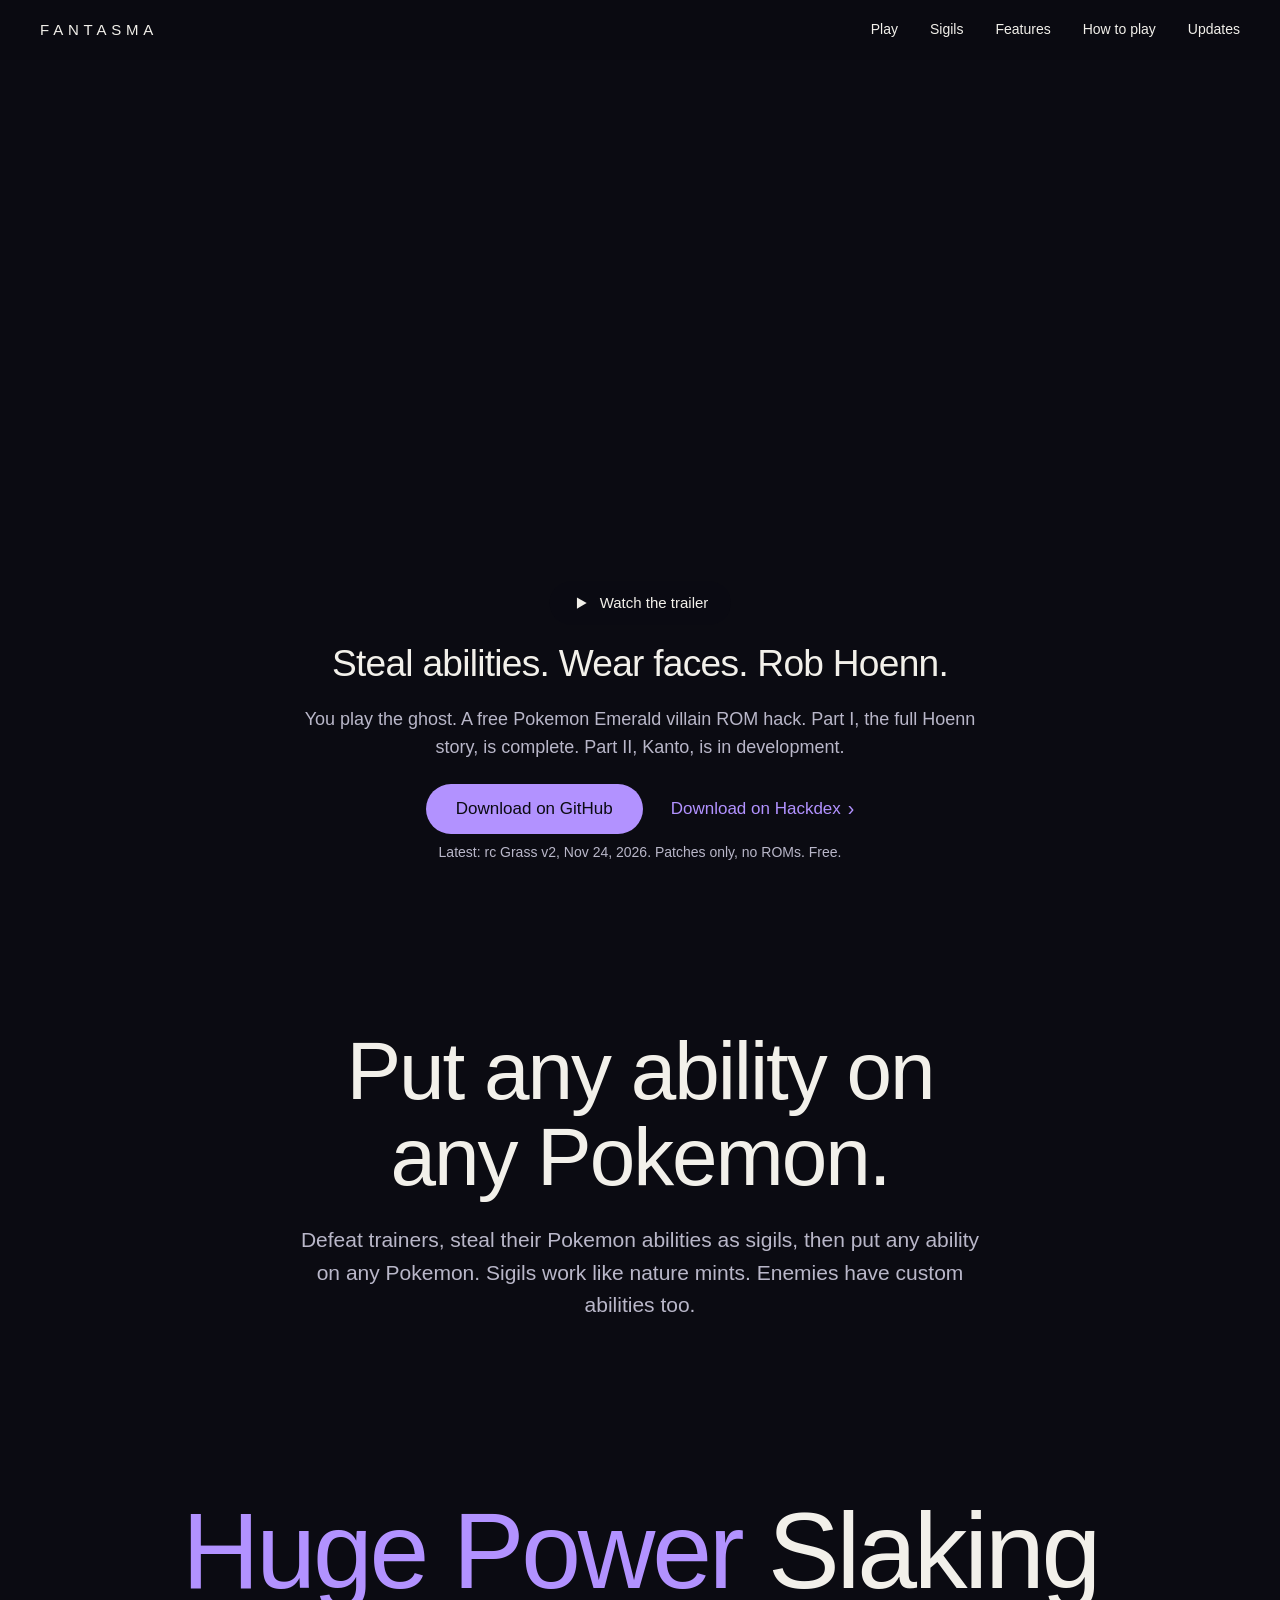
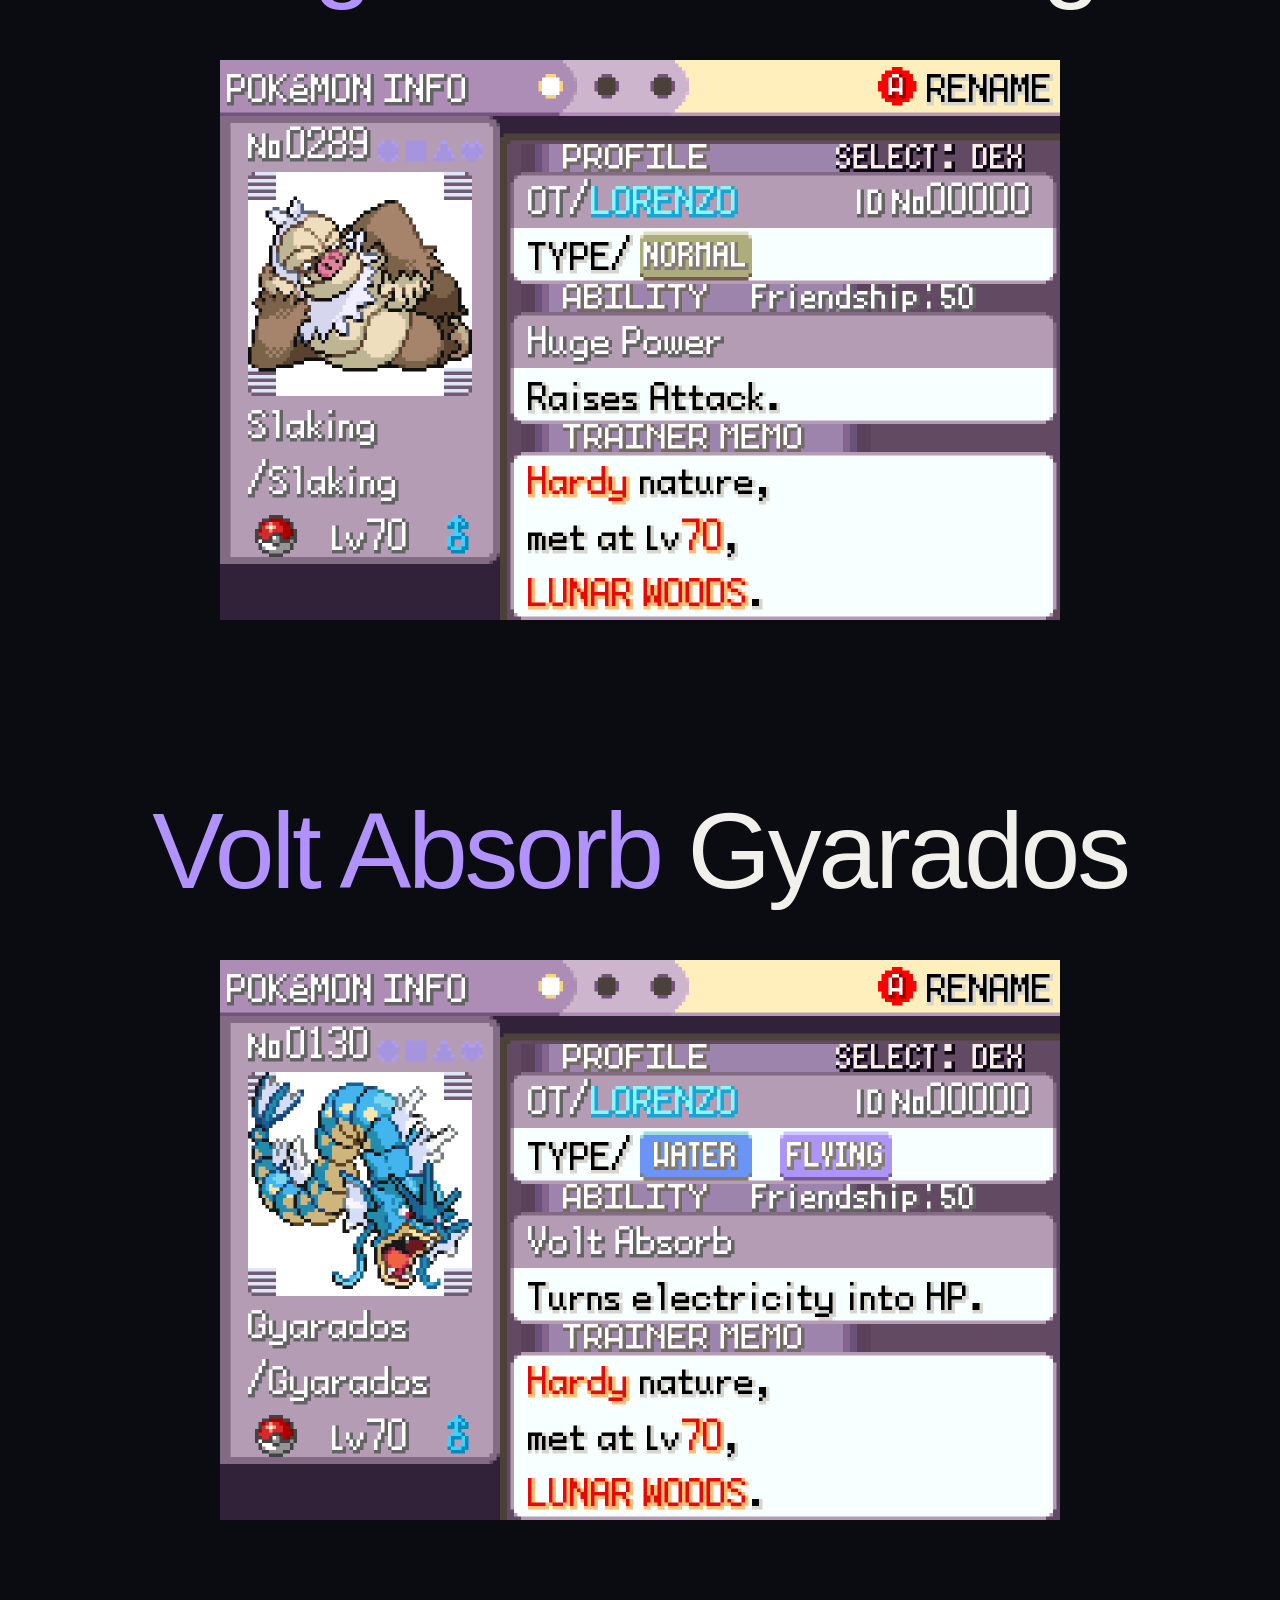
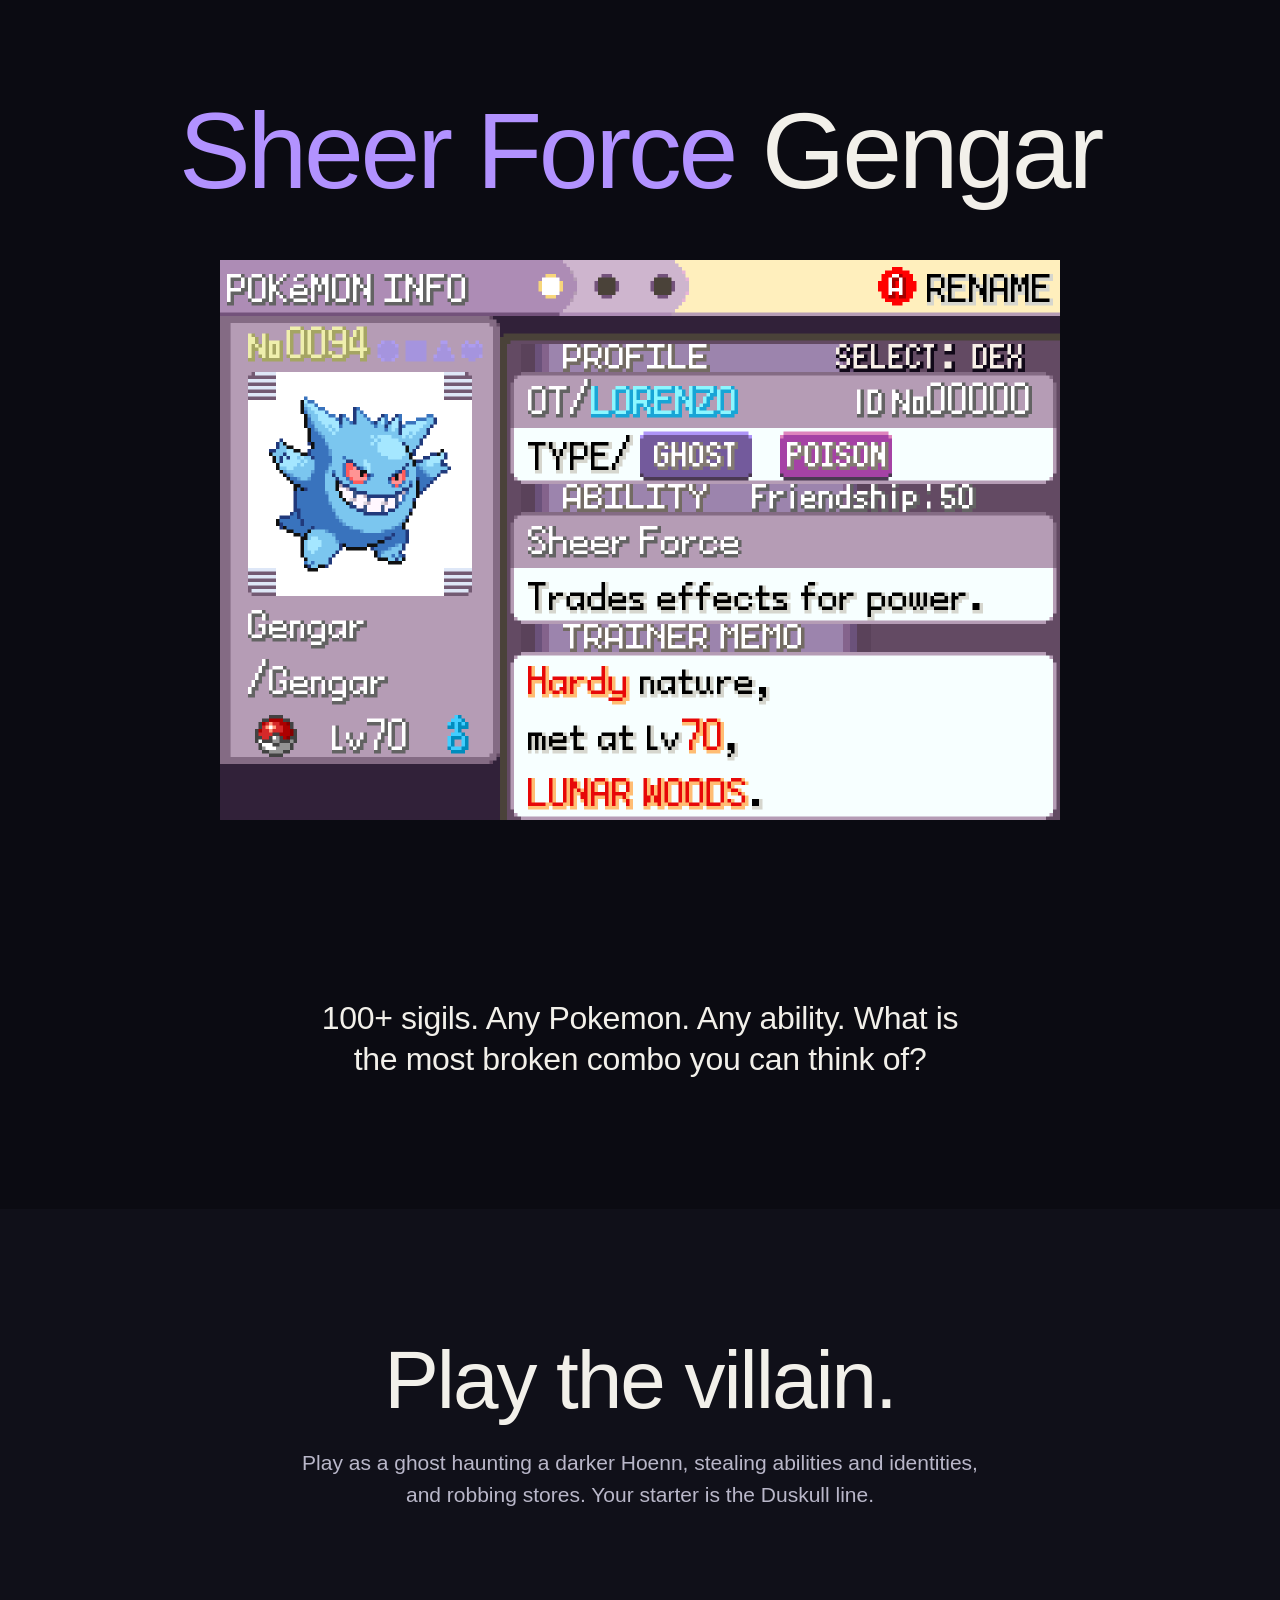
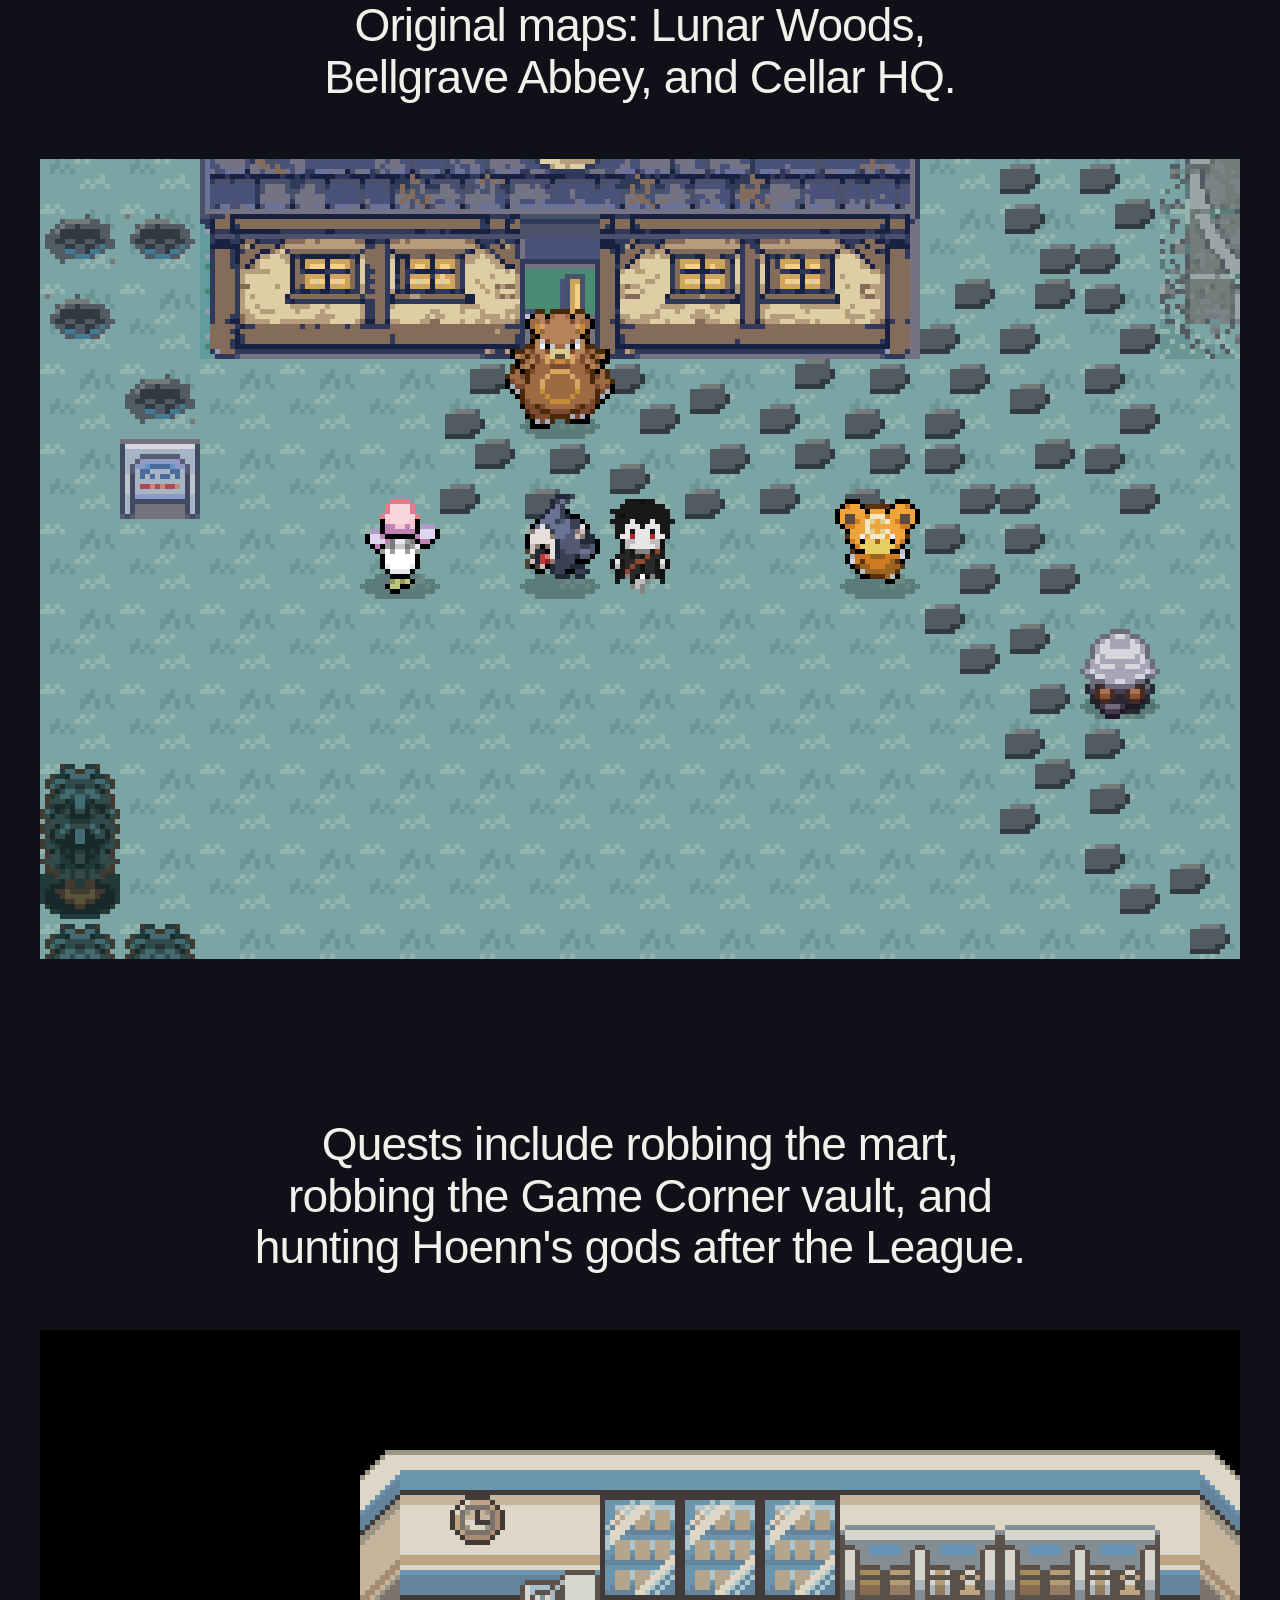
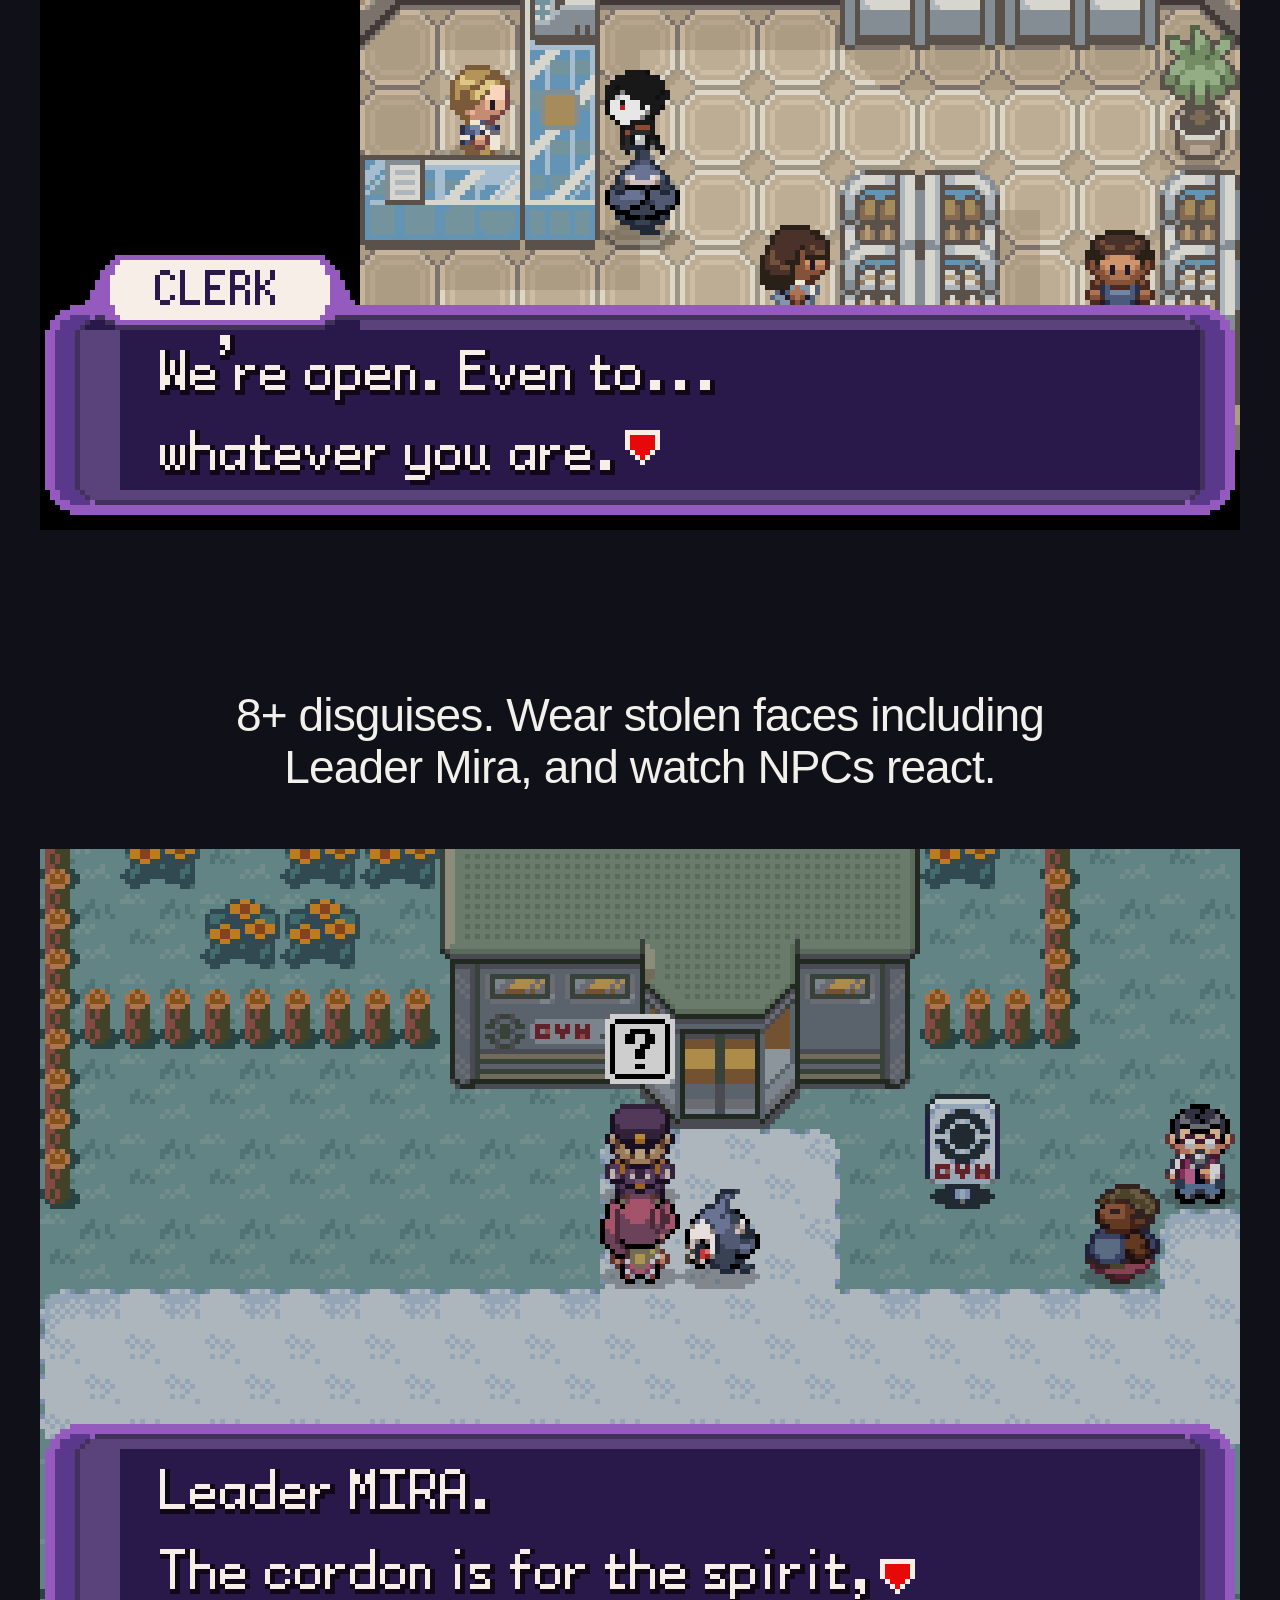
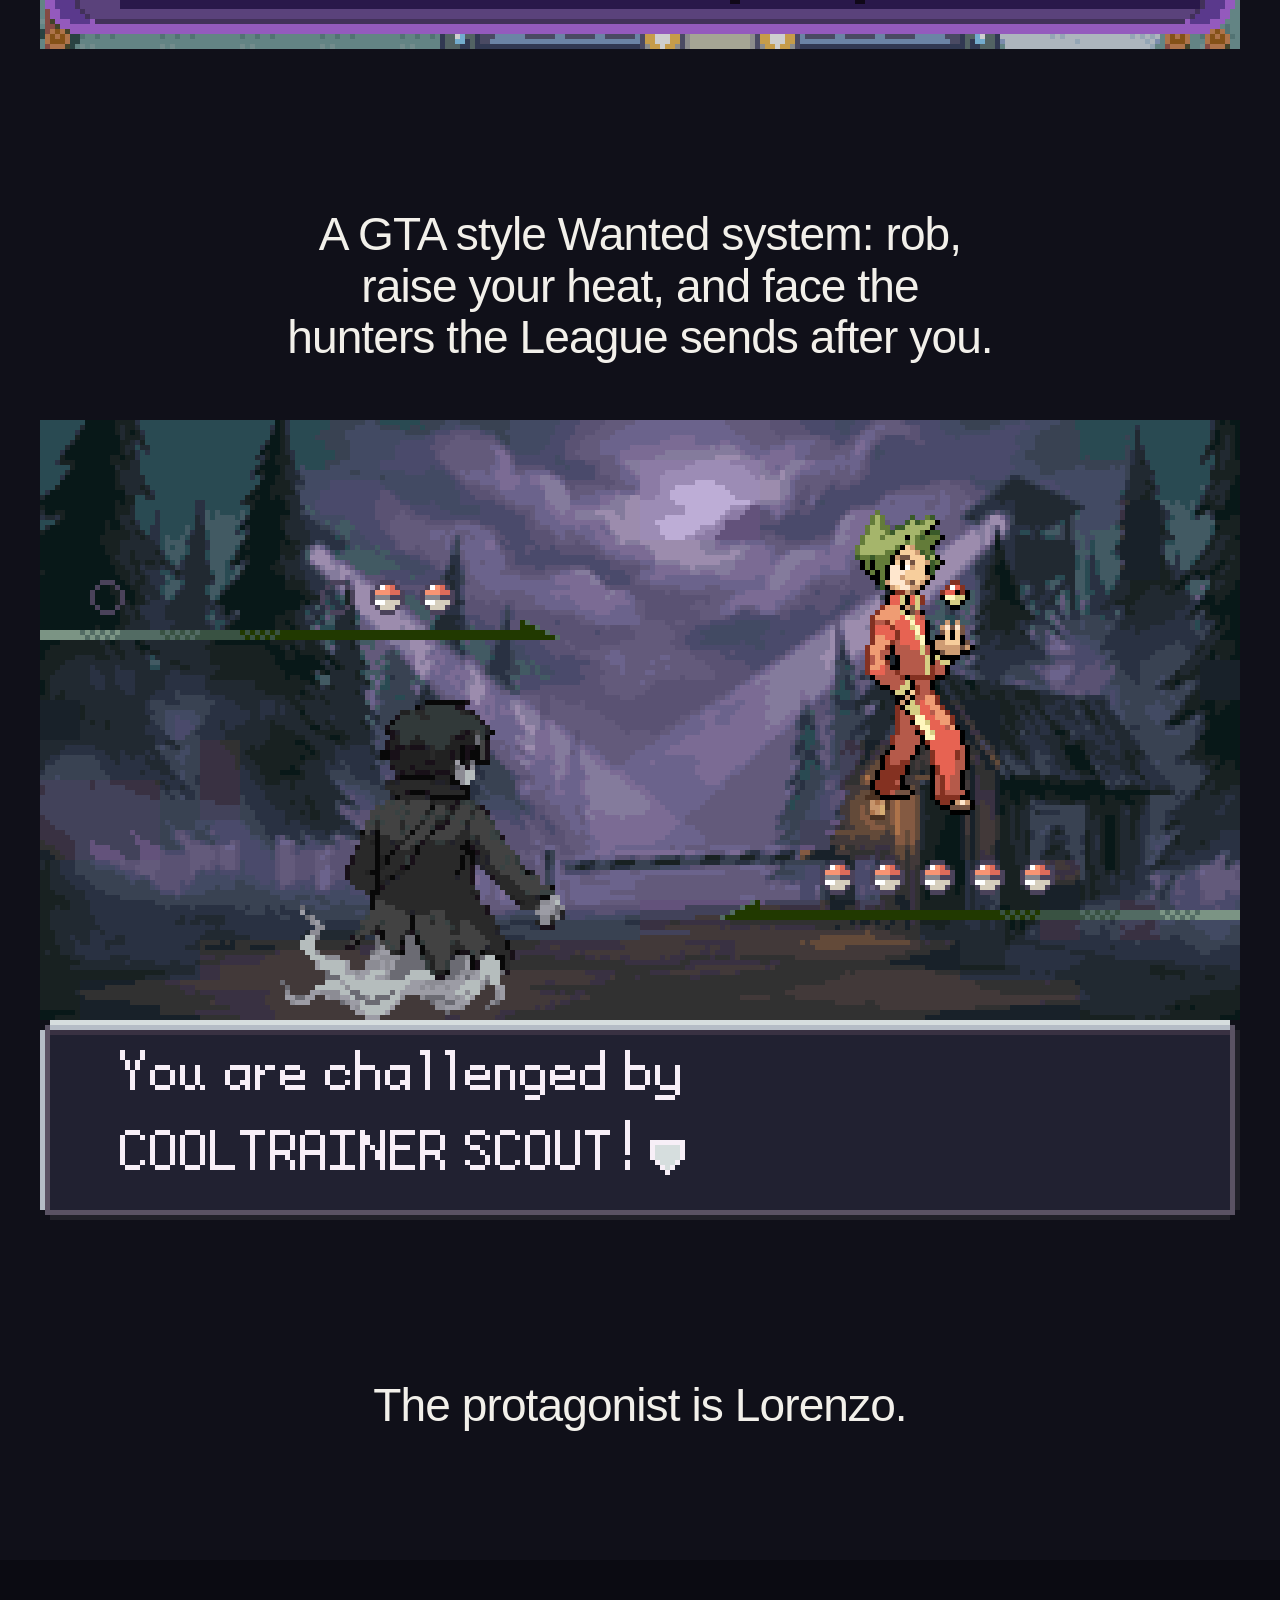
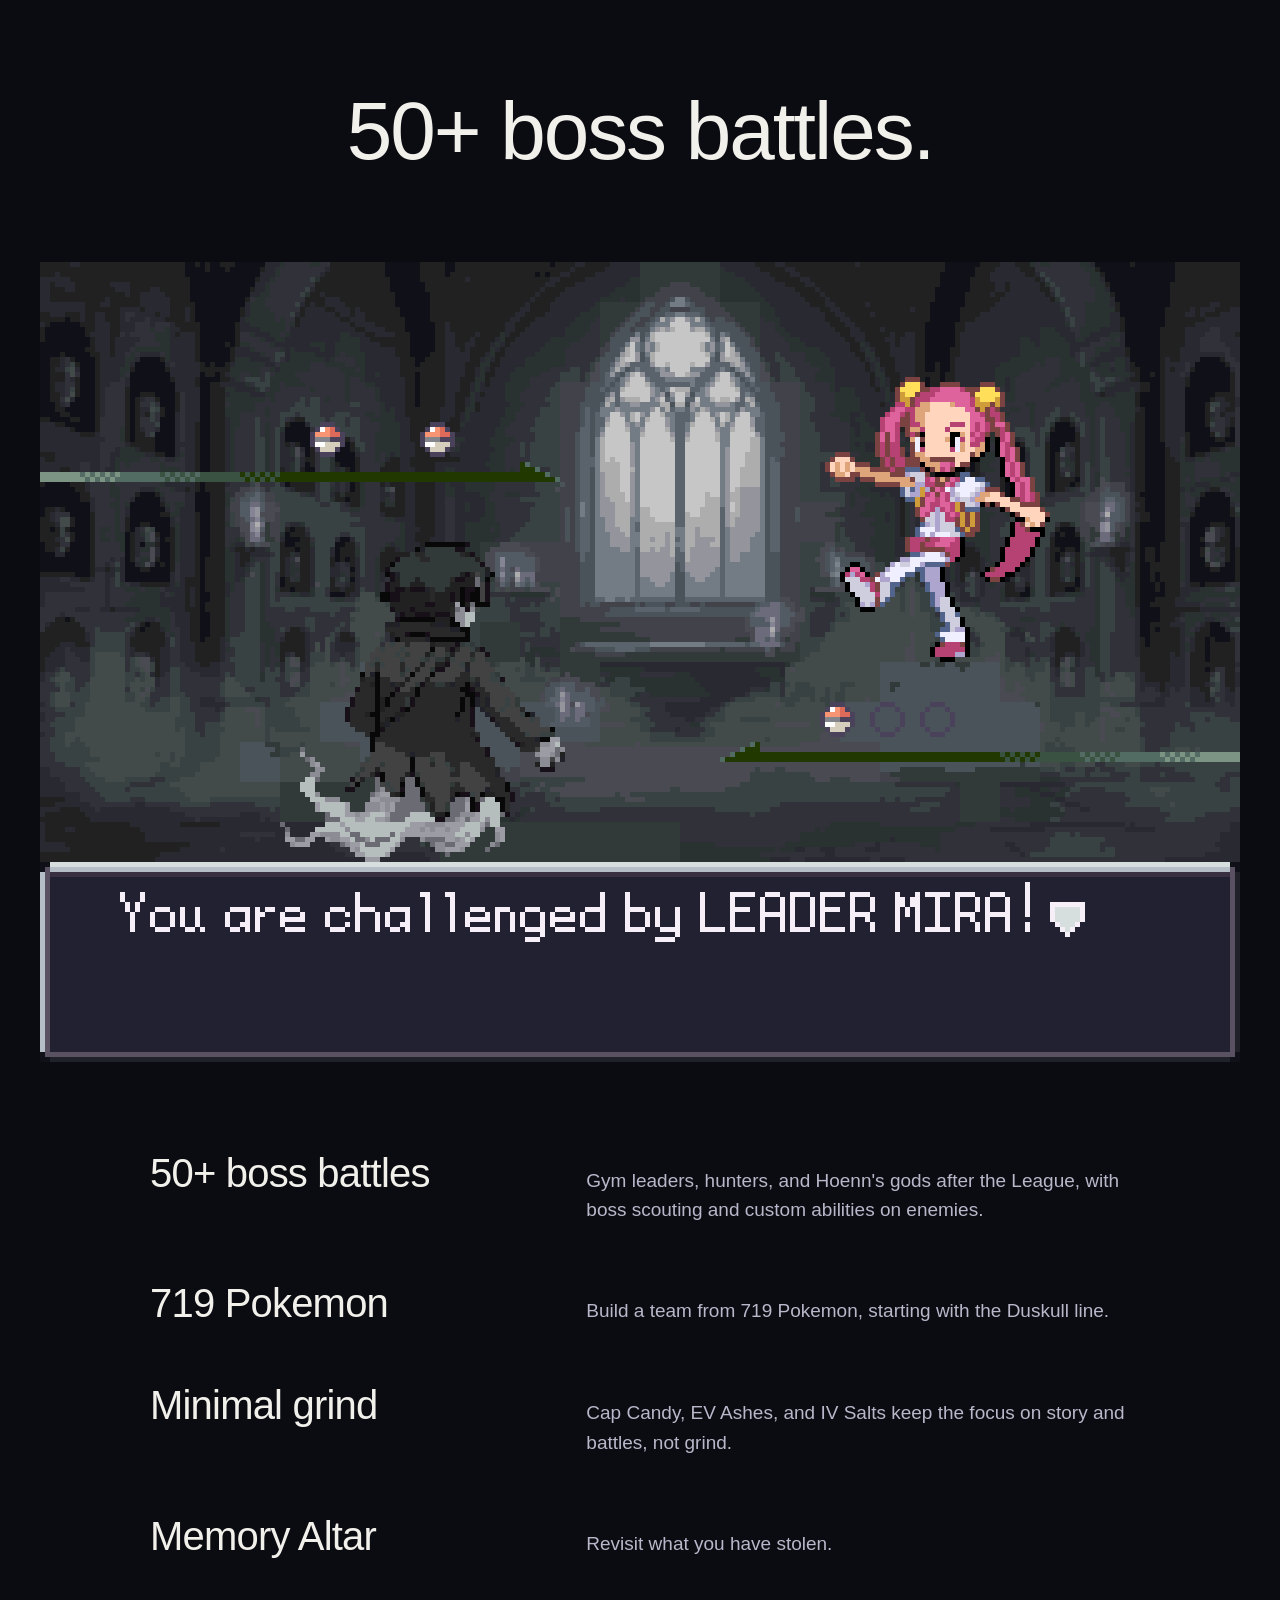
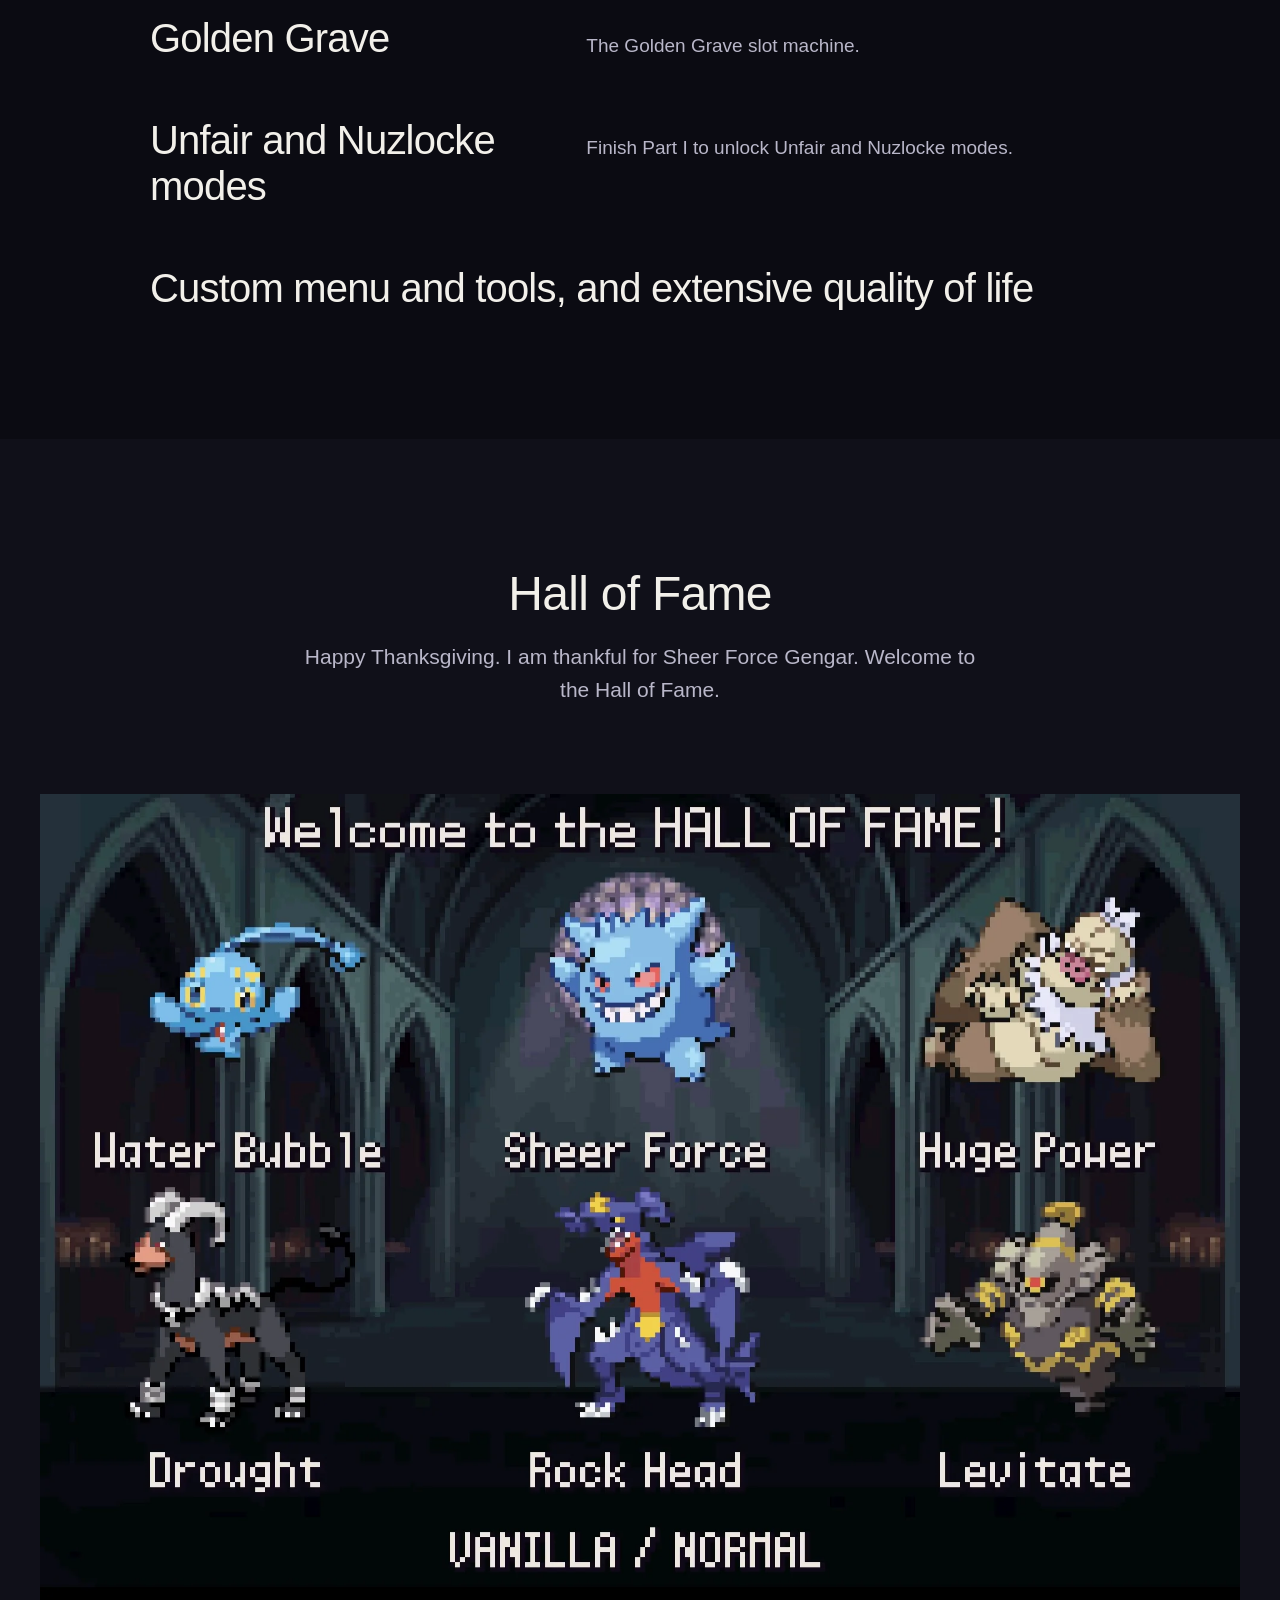
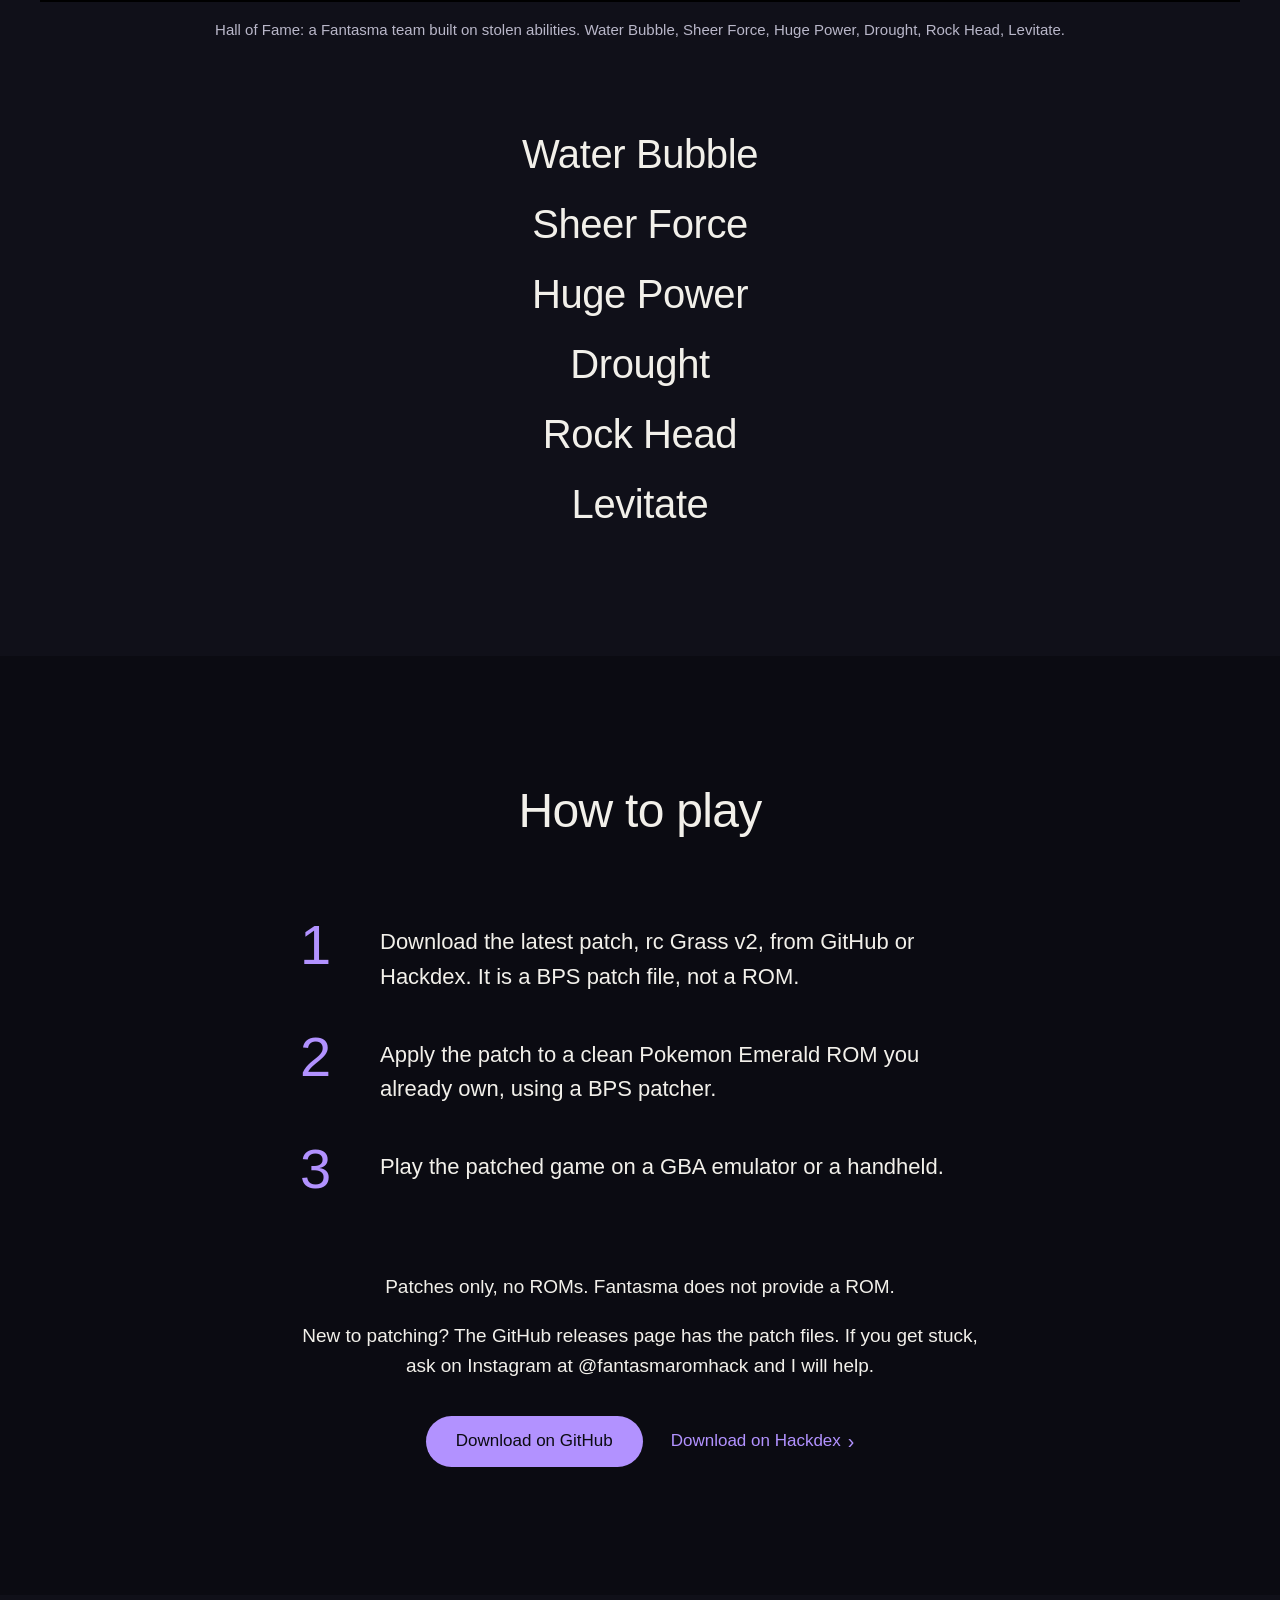
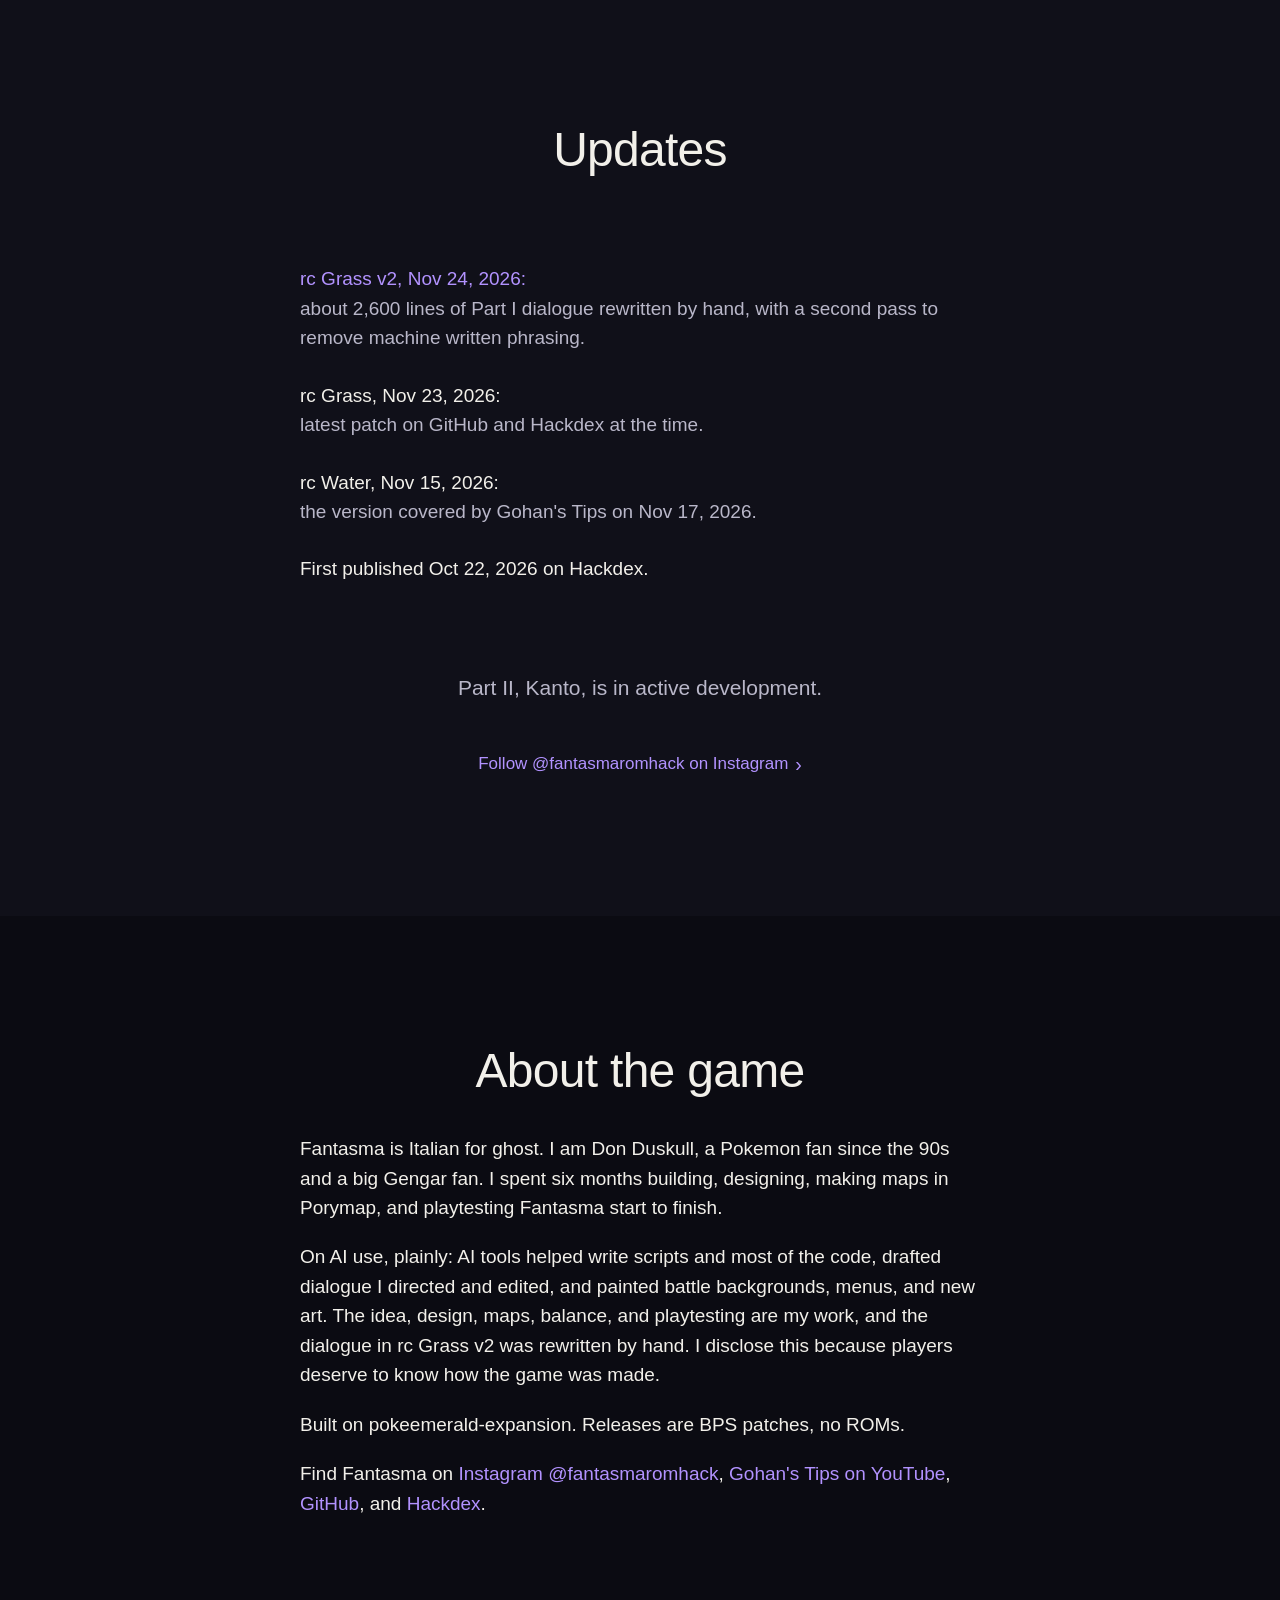
<file: index.html>
<!doctype html>
<html lang="en">
<head>
<meta charset="utf-8">
<meta name="viewport" content="width=device-width, initial-scale=1">
<title>FANTASMA - Steal abilities. Wear faces. Rob Hoenn.</title>
<meta name="description" content="FANTASMA is a free Pokemon Emerald villain ROM hack. Play the ghost. Steal any ability and put it on any Pokemon. Full Hoenn story, 100+ sigils, 50+ bosses.">
<link rel="canonical" href="https://fantasmaromhack.com/">
<meta name="theme-color" content="#0b0b12">
<meta property="og:type" content="website">
<meta property="og:site_name" content="FANTASMA">
<meta property="og:title" content="FANTASMA - Steal abilities. Wear faces. Rob Hoenn.">
<meta property="og:description" content="FANTASMA is a free Pokemon Emerald villain ROM hack. Play the ghost. Steal any ability and put it on any Pokemon. Full Hoenn story, 100+ sigils, 50+ bosses.">
<meta property="og:url" content="https://fantasmaromhack.com/">
<meta property="og:image" content="https://fantasmaromhack.com/assets/img/og-image.jpg">
<meta property="og:image:width" content="1200">
<meta property="og:image:height" content="630">
<meta property="og:image:alt" content="FANTASMA cover art">
<meta name="twitter:card" content="summary_large_image">
<meta name="twitter:title" content="FANTASMA - Steal abilities. Wear faces. Rob Hoenn.">
<meta name="twitter:description" content="FANTASMA is a free Pokemon Emerald villain ROM hack. Play the ghost. Steal any ability and put it on any Pokemon. Full Hoenn story, 100+ sigils, 50+ bosses.">
<meta name="twitter:image" content="https://fantasmaromhack.com/assets/img/og-image.jpg">
<link rel="icon" type="image/png" sizes="32x32" href="assets/img/favicon-32.png">
<link rel="icon" type="image/png" sizes="16x16" href="assets/img/favicon-16.png">
<link rel="apple-touch-icon" href="assets/img/apple-touch-icon.png">
<link rel="preload" as="image" type="image/webp" media="(max-aspect-ratio: 5/4)" imagesrcset="assets/img/hero-tall-720.webp 720w, assets/img/hero-tall-1080.webp 1080w" imagesizes="100vw">
<link rel="preload" as="image" type="image/webp" media="(min-aspect-ratio: 5/4)" imagesrcset="assets/img/hero-wide-1280.webp 1280w, assets/img/hero-wide-2050.webp 2050w" imagesizes="100vw">
<link rel="stylesheet" href="css/site.css?v=2">
</head>
<body>

<!--
  NEW RELEASE: the version name and date appear in three places, each marked RELEASE below.
    1. Hero, the small line under the buttons
    2. How to play, step 1
    3. Updates, the first entry (add the new entry above the old ones)
  tools/new_release.py changes all three in one go. The download buttons point at the GitHub
  releases page, which always lists the newest release first; change the link target only if
  that ever stops being true.
-->

<a class="skip" href="#main">Skip to content</a>

<header class="site-header" id="top">
  <a class="wordmark" href="#play" aria-label="FANTASMA, back to top">FANTASMA</a>
  <nav class="nav" aria-label="Sections">
    <a href="#play">Play</a>
    <a href="#sigils">Sigils</a>
    <a href="#features">Features</a>
    <a href="#how-to-play">How to play</a>
    <a href="#updates">Updates</a>
  </nav>
  <a class="header-download" href="https://github.com/BentleySB24/fantasma/releases">Download</a>
</header>

<main id="main">

<!-- 1. HERO -->
<section class="hero" id="play">
  <!-- The cover art carries the FANTASMA wordmark, so the headline itself is read out but not drawn twice. -->
  <h1 class="visually-hidden">FANTASMA</h1>

  <div class="hero-media" id="hero-media">
    <picture>
      <source media="(max-aspect-ratio: 5/4)" type="image/webp" srcset="assets/img/hero-tall-720.webp 720w, assets/img/hero-tall-1080.webp 1080w" sizes="100vw">
      <source media="(max-aspect-ratio: 5/4)" srcset="assets/img/hero-tall-720.jpg 720w, assets/img/hero-tall-1080.jpg 1080w" sizes="100vw">
      <source type="image/webp" srcset="assets/img/hero-wide-1280.webp 1280w, assets/img/hero-wide-2050.webp 2050w" sizes="100vw">
      <img src="assets/img/hero-wide-2050.jpg" srcset="assets/img/hero-wide-1280.jpg 1280w, assets/img/hero-wide-2050.jpg 2050w" sizes="100vw"
           width="2050" height="900" alt="FANTASMA cover art" fetchpriority="high" decoding="async">
    </picture>
    <!-- Without JavaScript this link opens the trailer in the browser's own player. With it, the trailer plays here. -->
    <a class="play" id="play-trailer" href="assets/media/fantasma-trailer.mp4">
      <svg viewBox="0 0 24 24" width="18" height="18" aria-hidden="true"><path d="M7 4.5v15l13-7.5z" fill="currentColor"/></svg>
      <span>Watch the trailer</span>
    </a>
  </div>

  <div class="hero-cta">
    <p class="tagline">Steal abilities. Wear faces. Rob Hoenn.</p>
    <p class="supporting">You play the ghost. A free Pokemon Emerald villain ROM hack. Part I, the full Hoenn story, is complete. Part II, Kanto, is in development.</p>
    <p class="actions">
      <a class="button" href="https://github.com/BentleySB24/fantasma/releases">Download on GitHub</a>
      <a class="link" href="https://www.hackdex.app/hack/fantasma">Download on Hackdex</a>
    </p>
    <!-- RELEASE 1 of 3 -->
    <p class="fine">Latest: <span data-release="name">rc Grass v2</span>, <span data-release="date">Nov 24, 2026</span>. Patches only, no ROMs. Free.</p>
  </div>
</section>

<!-- 2. SIGILS -->
<section class="section" id="sigils">
  <div class="text lead reveal">
    <h2>Put any ability on any Pokemon.</h2>
    <p class="sub">Defeat trainers, steal their Pokemon abilities as sigils, then put any ability on any Pokemon. Sigils work like nature mints. Enemies have custom abilities too.</p>
  </div>
  <!-- One combo per screen. Each picture is the game's own summary page, filmed on build 11.66. -->
  <div class="combo">
    <p class="combo-name reveal"><span class="ability">Huge Power</span> <span class="mon">Slaking</span></p>
    <figure class="shot narrow reveal">
    <picture>
      <source type="image/webp" srcset="assets/img/combo-slaking-960.webp 960w, assets/img/combo-slaking-1920.webp 1920w" sizes="(min-width: 900px) 840px, 100vw">
      <img src="assets/img/combo-slaking-960.png" srcset="assets/img/combo-slaking-960.png 960w, assets/img/combo-slaking-1920.png 1920w" sizes="(min-width: 900px) 840px, 100vw"
           width="1920" height="1280" loading="lazy" decoding="async" alt="Slaking's summary page in the game, with the ability Huge Power">
    </picture>
  </figure>
  </div>
  <div class="combo">
    <p class="combo-name reveal"><span class="ability">Volt Absorb</span> <span class="mon">Gyarados</span></p>
    <figure class="shot narrow reveal">
    <picture>
      <source type="image/webp" srcset="assets/img/combo-gyarados-960.webp 960w, assets/img/combo-gyarados-1920.webp 1920w" sizes="(min-width: 900px) 840px, 100vw">
      <img src="assets/img/combo-gyarados-960.png" srcset="assets/img/combo-gyarados-960.png 960w, assets/img/combo-gyarados-1920.png 1920w" sizes="(min-width: 900px) 840px, 100vw"
           width="1920" height="1280" loading="lazy" decoding="async" alt="Gyarados's summary page in the game, with the ability Volt Absorb">
    </picture>
  </figure>
  </div>
  <div class="combo">
    <p class="combo-name reveal"><span class="ability">Sheer Force</span> <span class="mon">Gengar</span></p>
    <figure class="shot narrow reveal">
    <picture>
      <source type="image/webp" srcset="assets/img/combo-gengar-960.webp 960w, assets/img/combo-gengar-1920.webp 1920w" sizes="(min-width: 900px) 840px, 100vw">
      <img src="assets/img/combo-gengar-960.png" srcset="assets/img/combo-gengar-960.png 960w, assets/img/combo-gengar-1920.png 1920w" sizes="(min-width: 900px) 840px, 100vw"
           width="1920" height="1280" loading="lazy" decoding="async" alt="Gengar's summary page in the game, with the ability Sheer Force">
    </picture>
  </figure>
  </div>
  <div class="text reveal">
    <p class="closing">100+ sigils. Any Pokemon. Any ability. What is the most broken combo you can think of?</p>
  </div>
</section>

<!-- 3. STORY AND WORLD -->
<section class="section alt" id="features">
  <div class="text lead reveal">
    <h2>Play the villain.</h2>
    <p class="sub">Play as a ghost haunting a darker Hoenn, stealing abilities and identities, and robbing stores. Your starter is the Duskull line.</p>
  </div>
  <div class="pair">
    <p class="statement reveal">Original maps: Lunar Woods, Bellgrave Abbey, and Cellar HQ.</p>
    <figure class="shot reveal">
    <picture>
      <source type="image/webp" srcset="assets/img/lunar-woods-960.webp 960w, assets/img/lunar-woods-1920.webp 1920w" sizes="(min-width: 1240px) 1200px, 100vw">
      <img src="assets/img/lunar-woods-960.png" srcset="assets/img/lunar-woods-960.png 960w, assets/img/lunar-woods-1920.png 1920w" sizes="(min-width: 1240px) 1200px, 100vw"
           width="1920" height="1280" loading="lazy" decoding="async" alt="Lorenzo and Duskull outside a house in Lunar Woods, one of Fantasma's original maps">
    </picture>
  </figure>
  </div>
  <div class="pair">
    <p class="statement reveal">Quests include robbing the mart, robbing the Game Corner vault, and hunting Hoenn's gods after the League.</p>
    <figure class="shot reveal">
    <picture>
      <source type="image/webp" srcset="assets/img/mart-robbery-960.webp 960w, assets/img/mart-robbery-1920.webp 1920w" sizes="(min-width: 1240px) 1200px, 100vw">
      <img src="assets/img/mart-robbery-960.png" srcset="assets/img/mart-robbery-960.png 960w, assets/img/mart-robbery-1920.png 1920w" sizes="(min-width: 1240px) 1200px, 100vw"
           width="1920" height="1280" loading="lazy" decoding="async" alt="Lorenzo at a mart counter. The clerk says: We are open. Even to... whatever you are.">
    </picture>
  </figure>
  </div>
  <div class="pair">
    <p class="statement reveal">8+ disguises. Wear stolen faces including Leader Mira, and watch NPCs react.</p>
    <figure class="shot reveal">
    <picture>
      <source type="image/webp" srcset="assets/img/wearing-miras-face-960.webp 960w, assets/img/wearing-miras-face-1920.webp 1920w" sizes="(min-width: 1240px) 1200px, 100vw">
      <img src="assets/img/wearing-miras-face-960.png" srcset="assets/img/wearing-miras-face-960.png 960w, assets/img/wearing-miras-face-1920.png 1920w" sizes="(min-width: 1240px) 1200px, 100vw"
           width="1920" height="1280" loading="lazy" decoding="async" alt="Lorenzo wearing Leader Mira's face. An officer says: Leader Mira. The cordon is for the spirit.">
    </picture>
  </figure>
  </div>
  <div class="pair">
    <p class="statement reveal">A GTA style Wanted system: rob, raise your heat, and face the hunters the League sends after you.</p>
    <figure class="shot reveal">
    <picture>
      <source type="image/webp" srcset="assets/img/hunter-battle-960.webp 960w, assets/img/hunter-battle-1920.webp 1920w" sizes="(min-width: 1240px) 1200px, 100vw">
      <img src="assets/img/hunter-battle-960.png" srcset="assets/img/hunter-battle-960.png 960w, assets/img/hunter-battle-1920.png 1920w" sizes="(min-width: 1240px) 1200px, 100vw"
           width="1920" height="1280" loading="lazy" decoding="async" alt="A hunter challenges Lorenzo to a battle on a dark forest road">
    </picture>
  </figure>
  </div>
  <div class="pair">
    <p class="statement reveal">The protagonist is Lorenzo.</p>
  </div>
</section>

<!-- 4. BOSSES AND MODES -->
<section class="section" id="bosses">
  <div class="text lead reveal">
    <h2>50+ boss battles.</h2>
  </div>
  <figure class="shot reveal">
    <picture>
      <source type="image/webp" srcset="assets/img/mira-battle-960.webp 960w, assets/img/mira-battle-1920.webp 1920w" sizes="(min-width: 1240px) 1200px, 100vw">
      <img src="assets/img/mira-battle-960.png" srcset="assets/img/mira-battle-960.png 960w, assets/img/mira-battle-1920.png 1920w" sizes="(min-width: 1240px) 1200px, 100vw"
           width="1920" height="1280" loading="lazy" decoding="async" alt="A battle begins: You are challenged by Leader Mira">
    </picture>
  </figure>
  <ul class="features">
    <li class="reveal"><strong>50+ boss battles</strong> <span>Gym leaders, hunters, and Hoenn's gods after the League, with boss scouting and custom abilities on enemies.</span></li>
    <li class="reveal"><strong>719 Pokemon</strong> <span>Build a team from 719 Pokemon, starting with the Duskull line.</span></li>
    <li class="reveal"><strong>Minimal grind</strong> <span>Cap Candy, EV Ashes, and IV Salts keep the focus on story and battles, not grind.</span></li>
    <li class="reveal"><strong>Memory Altar</strong> <span>Revisit what you have stolen.</span></li>
    <li class="reveal"><strong>Golden Grave</strong> <span>The Golden Grave slot machine.</span></li>
    <li class="reveal"><strong>Unfair and Nuzlocke modes</strong> <span>Finish Part I to unlock Unfair and Nuzlocke modes.</span></li>
    <li class="reveal wide"><strong>Custom menu and tools, and extensive quality of life</strong></li>
  </ul>
</section>

<!-- 5. HALL OF FAME -->
<section class="section alt" id="hall-of-fame">
  <div class="text reveal">
    <h2>Hall of Fame</h2>
    <p class="sub">Happy Thanksgiving. I am thankful for Sheer Force Gengar. Welcome to the Hall of Fame.</p>
  </div>
  <figure class="shot reveal">
    <picture>
      <source type="image/webp" srcset="assets/img/hall-of-fame-960.webp 960w, assets/img/hall-of-fame-2007.webp 2007w" sizes="(min-width: 1240px) 1200px, 100vw">
      <img src="assets/img/hall-of-fame-960.jpg" srcset="assets/img/hall-of-fame-960.jpg 960w, assets/img/hall-of-fame-2007.jpg 2007w" sizes="(min-width: 1240px) 1200px, 100vw"
           width="2007" height="1352" loading="lazy" decoding="async" alt="Hall of Fame team with stolen sigil abilities">
    </picture>
    <figcaption>Hall of Fame: a Fantasma team built on stolen abilities. Water Bubble, Sheer Force, Huge Power, Drought, Rock Head, Levitate.</figcaption>
  </figure>
  <ul class="abilities" aria-label="The six sigil abilities on this team">
    <li class="reveal">Water Bubble</li>
    <li class="reveal">Sheer Force</li>
    <li class="reveal">Huge Power</li>
    <li class="reveal">Drought</li>
    <li class="reveal">Rock Head</li>
    <li class="reveal">Levitate</li>
  </ul>
</section>

<!-- 6. HOW TO PLAY -->
<section class="section" id="how-to-play">
  <div class="text reveal">
    <h2>How to play</h2>
  </div>
  <ol class="steps">
    <!-- RELEASE 2 of 3 -->
    <li class="reveal">Download the latest patch, <span data-release="name">rc Grass v2</span>, from GitHub or Hackdex. It is a BPS patch file, not a ROM.</li>
    <li class="reveal">Apply the patch to a clean Pokemon Emerald ROM you already own, using a BPS patcher.</li>
    <li class="reveal">Play the patched game on a GBA emulator or a handheld.</li>
  </ol>
  <div class="text reveal">
    <p class="note">Patches only, no ROMs. Fantasma does not provide a ROM.</p>
    <p class="note">New to patching? The GitHub releases page has the patch files. If you get stuck, ask on Instagram at @fantasmaromhack and I will help.</p>
    <p class="actions">
      <a class="button" href="https://github.com/BentleySB24/fantasma/releases">Download on GitHub</a>
      <a class="link" href="https://www.hackdex.app/hack/fantasma">Download on Hackdex</a>
    </p>
  </div>
</section>

<!-- 7. UPDATES -->
<section class="section alt" id="updates">
  <div class="text reveal">
    <h2>Updates</h2>
  </div>
  <ul class="timeline">
    <!-- RELEASE 3 of 3: add the newest entry directly below this line -->
    <li class="reveal"><strong>rc Grass v2, Nov 24, 2026:</strong> about 2,600 lines of Part I dialogue rewritten by hand, with a second pass to remove machine written phrasing.</li>
    <li class="reveal"><strong>rc Grass, Nov 23, 2026:</strong> latest patch on GitHub and Hackdex at the time.</li>
    <li class="reveal"><strong>rc Water, Nov 15, 2026:</strong> the version covered by Gohan's Tips on Nov 17, 2026.</li>
    <li class="reveal"><strong>First published Oct 22, 2026 on Hackdex.</strong></li>
  </ul>
  <div class="text reveal">
    <p class="sub">Part II, Kanto, is in active development.</p>
    <p class="actions">
      <a class="link" href="https://www.instagram.com/fantasmaromhack">Follow @fantasmaromhack on Instagram</a>
    </p>
  </div>
</section>

<!-- 8. ABOUT AND DISCLOSURE -->
<section class="section" id="about">
  <div class="text reveal">
    <h2>About the game</h2>
    <p>Fantasma is Italian for ghost. I am Don Duskull, a Pokemon fan since the 90s and a big Gengar fan. I spent six months building, designing, making maps in Porymap, and playtesting Fantasma start to finish.</p>
    <p>On AI use, plainly: AI tools helped write scripts and most of the code, drafted dialogue I directed and edited, and painted battle backgrounds, menus, and new art. The idea, design, maps, balance, and playtesting are my work, and the dialogue in rc Grass v2 was rewritten by hand. I disclose this because players deserve to know how the game was made.</p>
    <p class="note">Built on pokeemerald-expansion. Releases are BPS patches, no ROMs.</p>
    <p class="note">Find Fantasma on <a href="https://www.instagram.com/fantasmaromhack">Instagram @fantasmaromhack</a>, <a href="https://www.youtube.com/watch?v=VedOm_ODreI">Gohan's Tips on YouTube</a>, <a href="https://github.com/BentleySB24/fantasma">GitHub</a>, and <a href="https://www.hackdex.app/hack/fantasma">Hackdex</a>.</p>
  </div>
</section>

</main>

<!-- 9. FOOTER -->
<footer class="site-footer">
  <p>FANTASMA, a free fan made Pokemon Emerald ROM hack by Don Duskull. Not affiliated with Nintendo, Game Freak, or The Pokemon Company. Patches only, no ROMs.</p>
  <p class="footer-links">
    <a href="https://github.com/BentleySB24/fantasma">GitHub</a>
    <a href="https://www.hackdex.app/hack/fantasma">Hackdex</a>
    <a href="https://www.instagram.com/fantasmaromhack">Instagram</a>
  </p>
</footer>

<script src="js/site.js" defer></script>
</body>
</html>
</file>
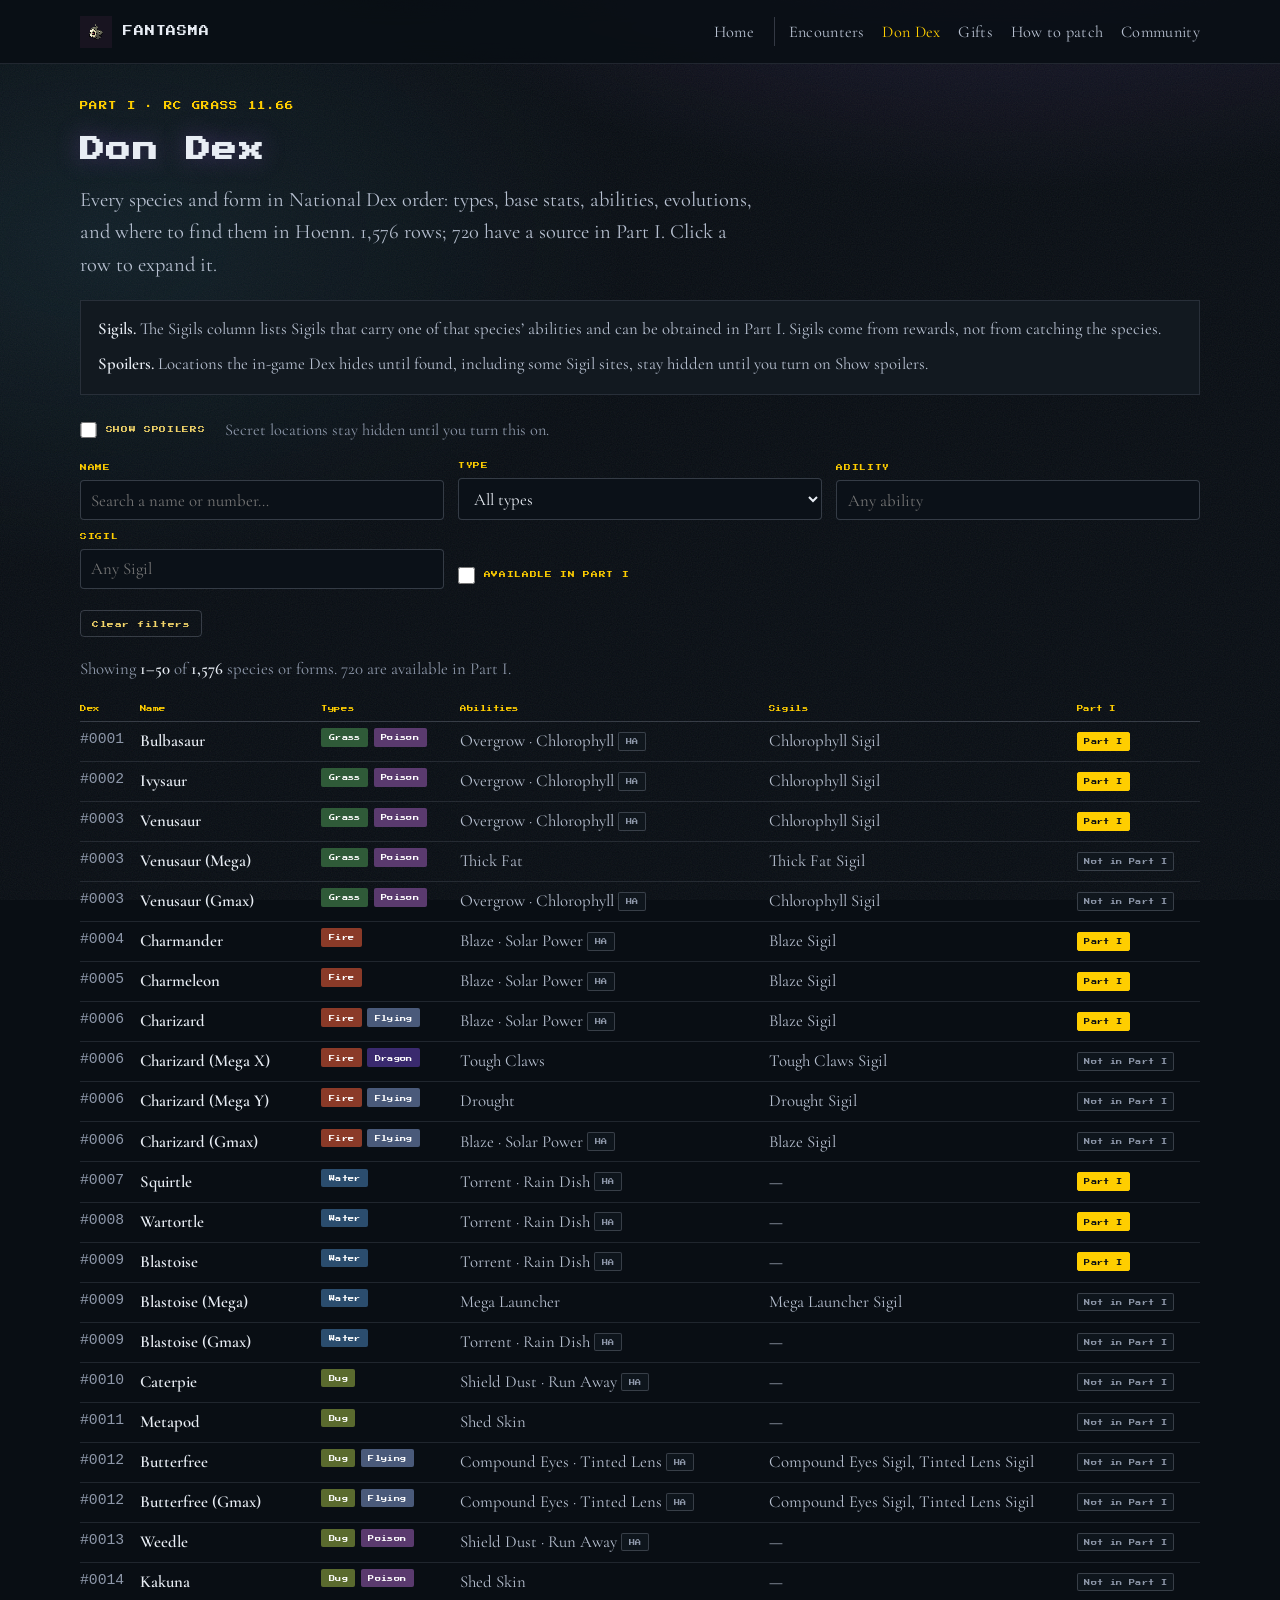
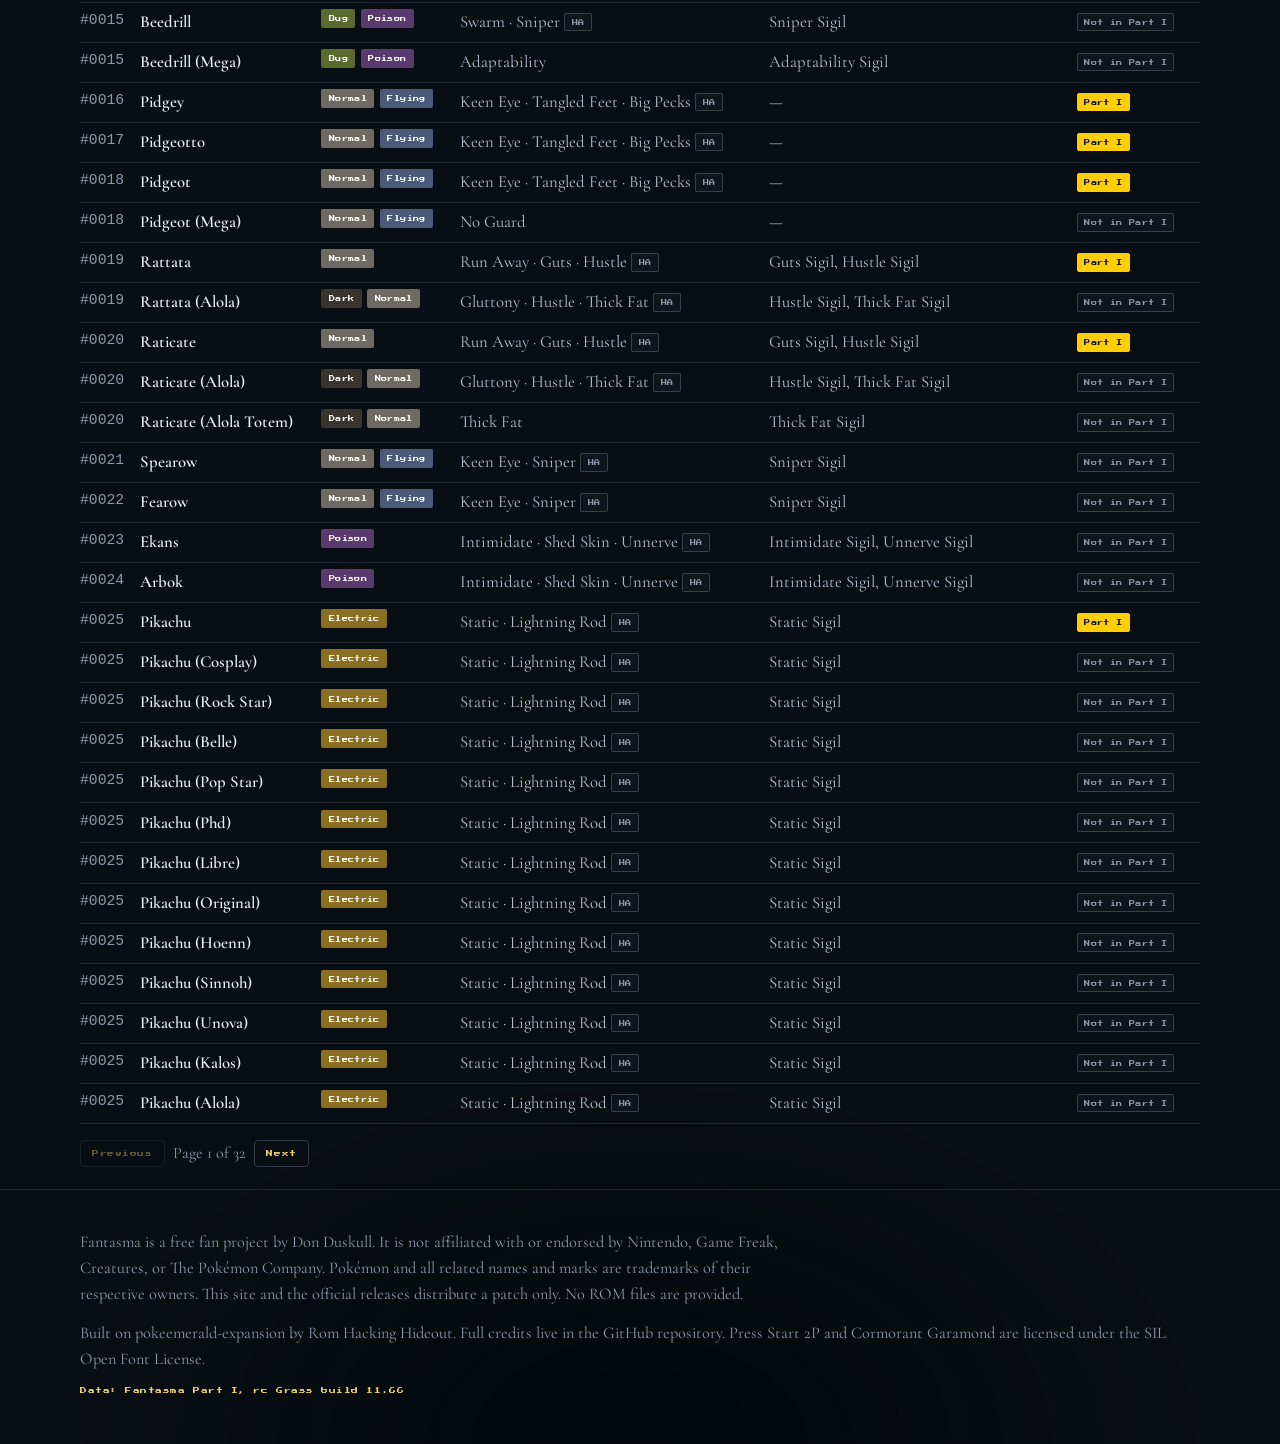
<file: dondex.html>
<!DOCTYPE html>
<html lang="en">
<head>
  <meta charset="utf-8">
  <meta name="viewport" content="width=device-width, initial-scale=1">
  <title>Don Dex — Fantasma</title>
  <meta name="description" content="The Don Dex for Fantasma Part I, rc Grass build 11.66: 1,576 species and forms with types, stats, abilities, Sigils, evolutions and locations.">
  <meta name="theme-color" content="#090e14">
  <meta name="author" content="Don Duskull">
  <link rel="icon" type="image/png" sizes="32x32" href="assets/favicon-32.png">
  <link rel="icon" type="image/png" sizes="16x16" href="assets/favicon-16.png">
  <link rel="apple-touch-icon" href="assets/apple-touch-icon.png">
  <link rel="stylesheet" href="assets/style.css">
</head>
<body class="data-page">
  <a class="skip" href="#main">Skip to content</a>
  <header class="nav">
    <div class="nav-inner">
      <a class="brand" href="index.html">
        <img src="assets/media/box-art-duskull.png" width="32" height="32" alt="">
        <span>FANTASMA</span>
      </a>
      <button class="nav-toggle" type="button" aria-expanded="false" aria-controls="site-nav" aria-label="Open menu">
        <span></span>
      </button>
      <ul class="nav-links" id="site-nav">
        <li><a href="index.html">Home</a></li>
        <li class="nav-sep"><a href="encounters.html">Encounters</a></li>
        <li><a href="dondex.html" aria-current="page">Don Dex</a></li>
        <li><a href="gifts.html">Gifts</a></li>
        <li><a href="index.html#patch">How to patch</a></li>
        <li><a href="index.html#discord">Community</a></li>
      </ul>
    </div>
  </header>

  <main id="main">
    <section class="data-hero">
      <div class="wrap">
        <p class="kicker">Part I · rc Grass 11.66</p>
        <h1>Don Dex</h1>
        <p class="intro">Every species and form in National Dex order: types, base stats, abilities, evolutions, and where to find them in Hoenn. 1,576 rows; 720 have a source in Part I. Click a row to expand it.</p>
        <div class="data-notes">
          <p><strong>Sigils.</strong> The Sigils column lists Sigils that carry one of that species’ abilities and can be obtained in Part I. Sigils come from rewards, not from catching the species.</p>
          <p><strong>Spoilers.</strong> Locations the in-game Dex hides until found, including some Sigil sites, stay hidden until you turn on Show spoilers.</p>
        </div>
        <div class="spoiler-bar">
          <label class="spoiler-toggle">
            <input type="checkbox" id="show-spoilers">
            <span>Show spoilers</span>
          </label>
          <span class="fine">Secret locations stay hidden until you turn this on.</span>
        </div>
        <div class="filters filters-dex">
          <div class="field">
            <label for="filter-q">Name</label>
            <input id="filter-q" type="search" placeholder="Search a name or number…" autocomplete="off">
          </div>
          <div class="field">
            <label for="filter-type">Type</label>
            <select id="filter-type"></select>
          </div>
          <div class="field">
            <label for="filter-ability">Ability</label>
            <input id="filter-ability" type="text" list="ability-list" placeholder="Any ability" autocomplete="off">
            <datalist id="ability-list"></datalist>
          </div>
          <div class="field">
            <label for="filter-sigil">Sigil</label>
            <input id="filter-sigil" type="text" list="sigil-list" placeholder="Any Sigil" autocomplete="off">
            <datalist id="sigil-list"></datalist>
          </div>
          <div class="field field-check">
            <label class="spoiler-toggle" for="filter-part1">
              <input type="checkbox" id="filter-part1">
              <span>Available in Part I</span>
            </label>
          </div>
        </div>
        <p><button class="btn-tiny" type="button" id="clear-filters">Clear filters</button></p>
        <p class="results-status" id="results-status" aria-live="polite">Loading the Don Dex…</p>
        <div class="table-wrap">
          <table class="data-table dex-table">
            <thead>
              <tr>
                <th>Dex</th>
                <th>Name</th>
                <th>Types</th>
                <th>Abilities</th>
                <th>Sigils</th>
                <th>Part I</th>
              </tr>
            </thead>
            <tbody id="dex-body"></tbody>
          </table>
        </div>
        <div class="pager" id="pager" hidden>
          <button class="btn-tiny" type="button" id="page-prev">Previous</button>
          <span class="page-label" id="page-label"></span>
          <button class="btn-tiny" type="button" id="page-next">Next</button>
        </div>
      </div>
    </section>
  </main>

  <footer class="footer">
    <div class="wrap">
      <p class="legal">Fantasma is a free fan project by Don Duskull. It is not affiliated with or endorsed by Nintendo, Game Freak, Creatures, or The Pokémon Company. Pokémon and all related names and marks are trademarks of their respective owners. This site and the official releases distribute a patch only. No ROM files are provided.</p>
      <p class="credit">Built on pokeemerald-expansion by Rom Hacking Hideout. Full credits live in the GitHub repository. Press Start 2P and Cormorant Garamond are licensed under the SIL Open Font License.</p>
      <p class="data-credit">Data: Fantasma Part I, rc Grass build 11.66</p>
    </div>
  </footer>

  <script src="assets/js/common.js"></script>
  <script src="assets/js/dondex.js"></script>
</body>
</html>
</file>
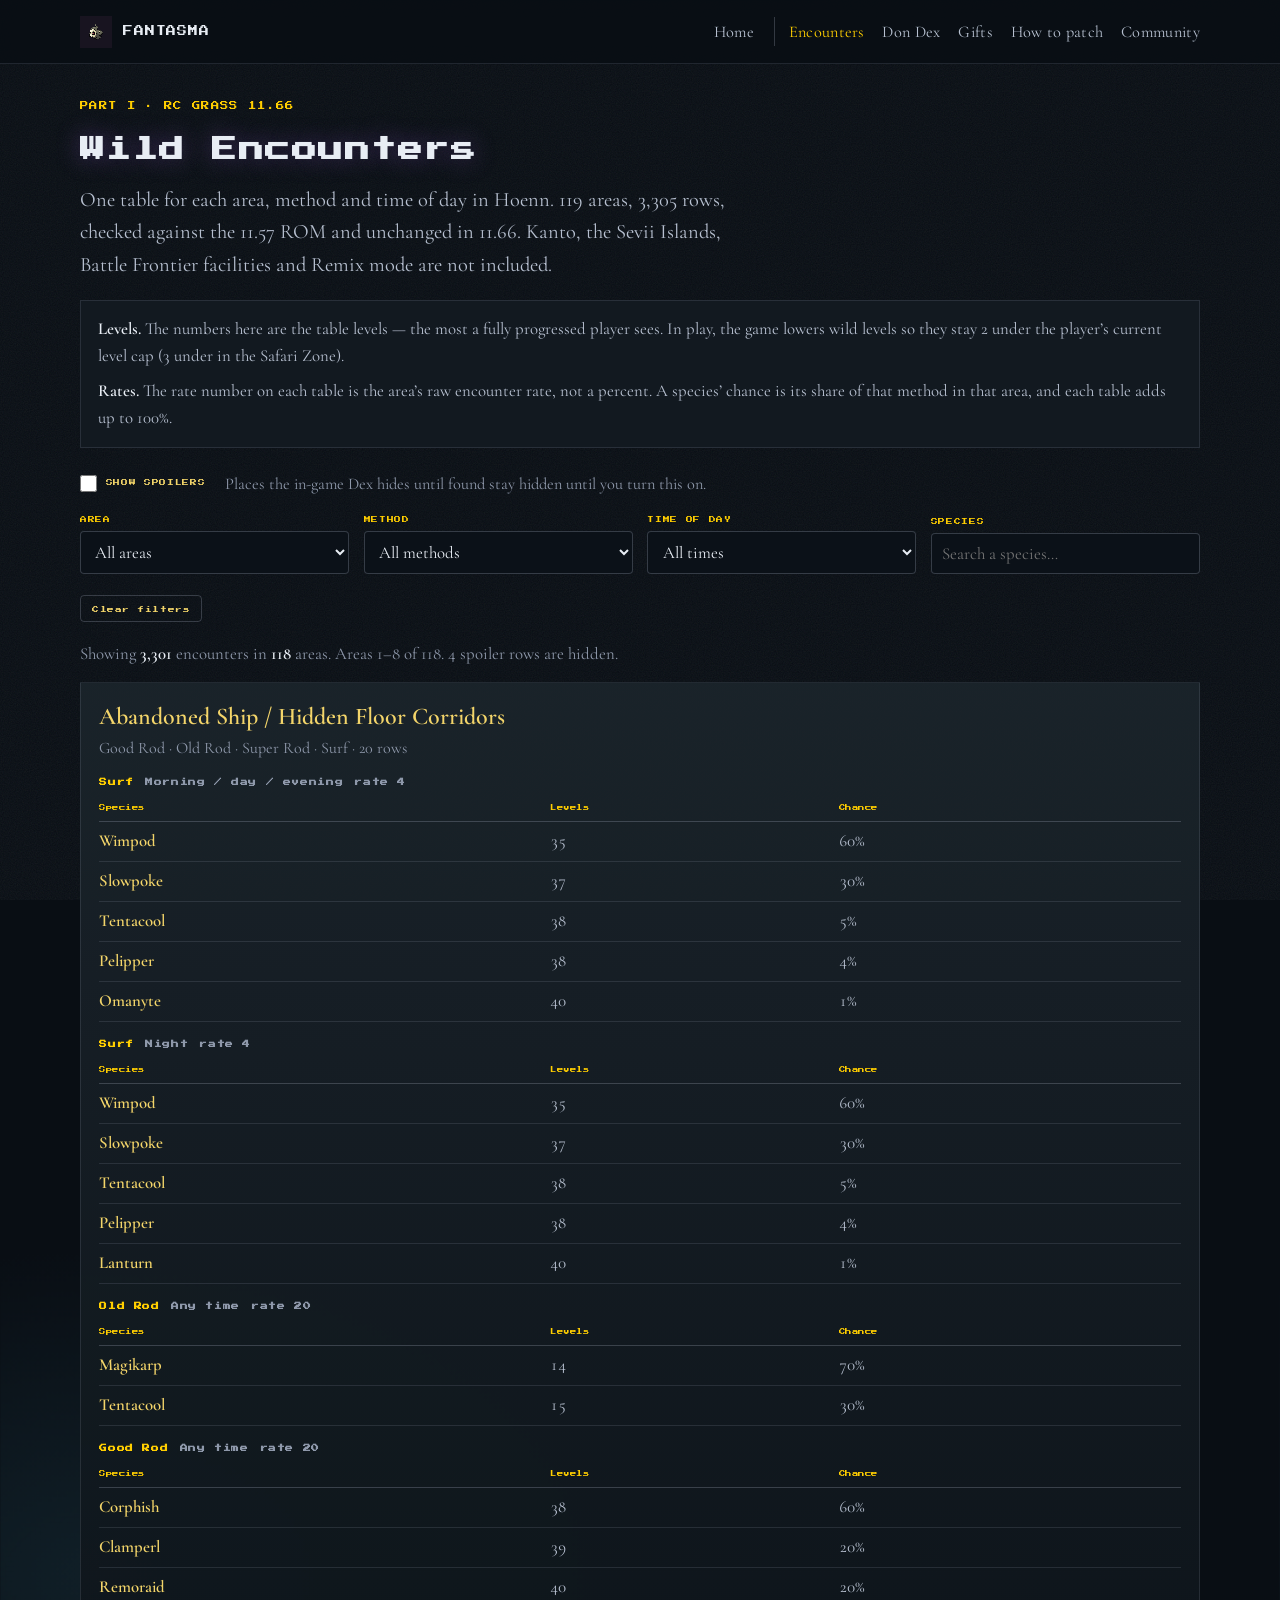
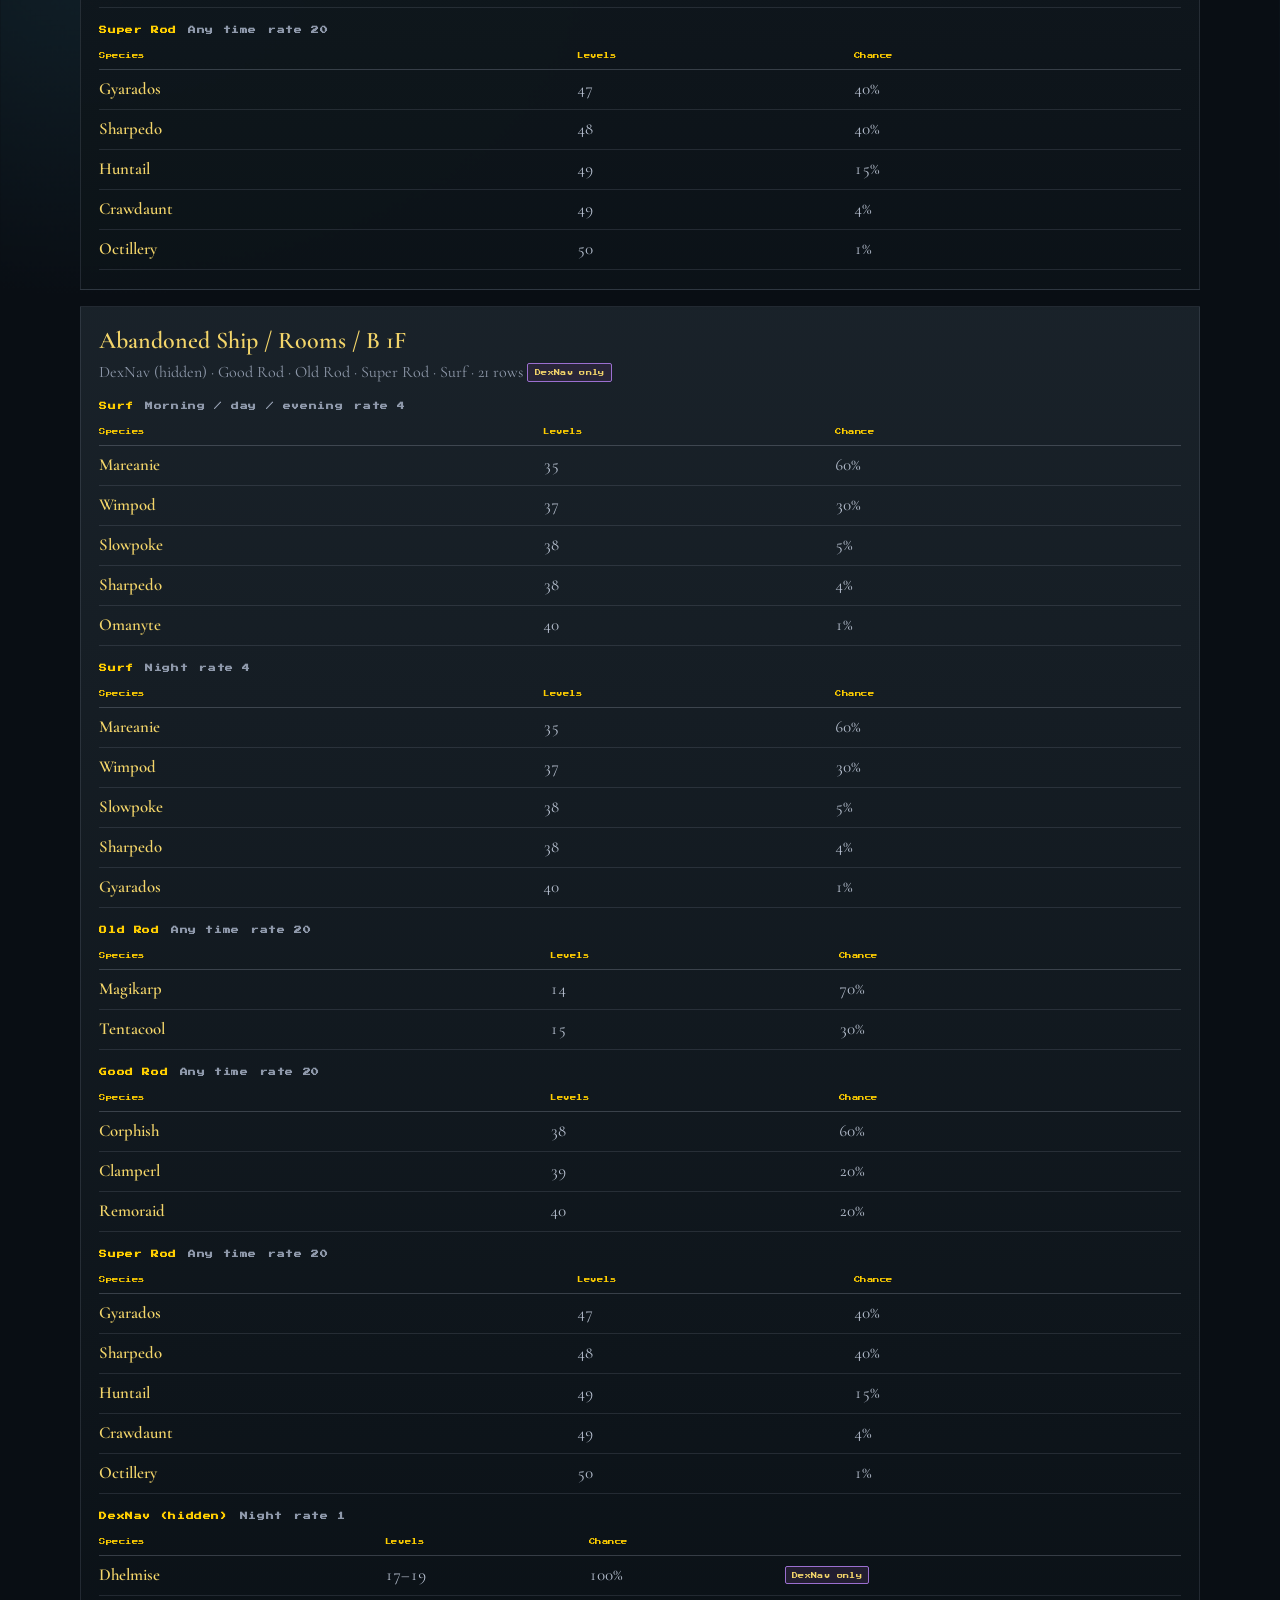
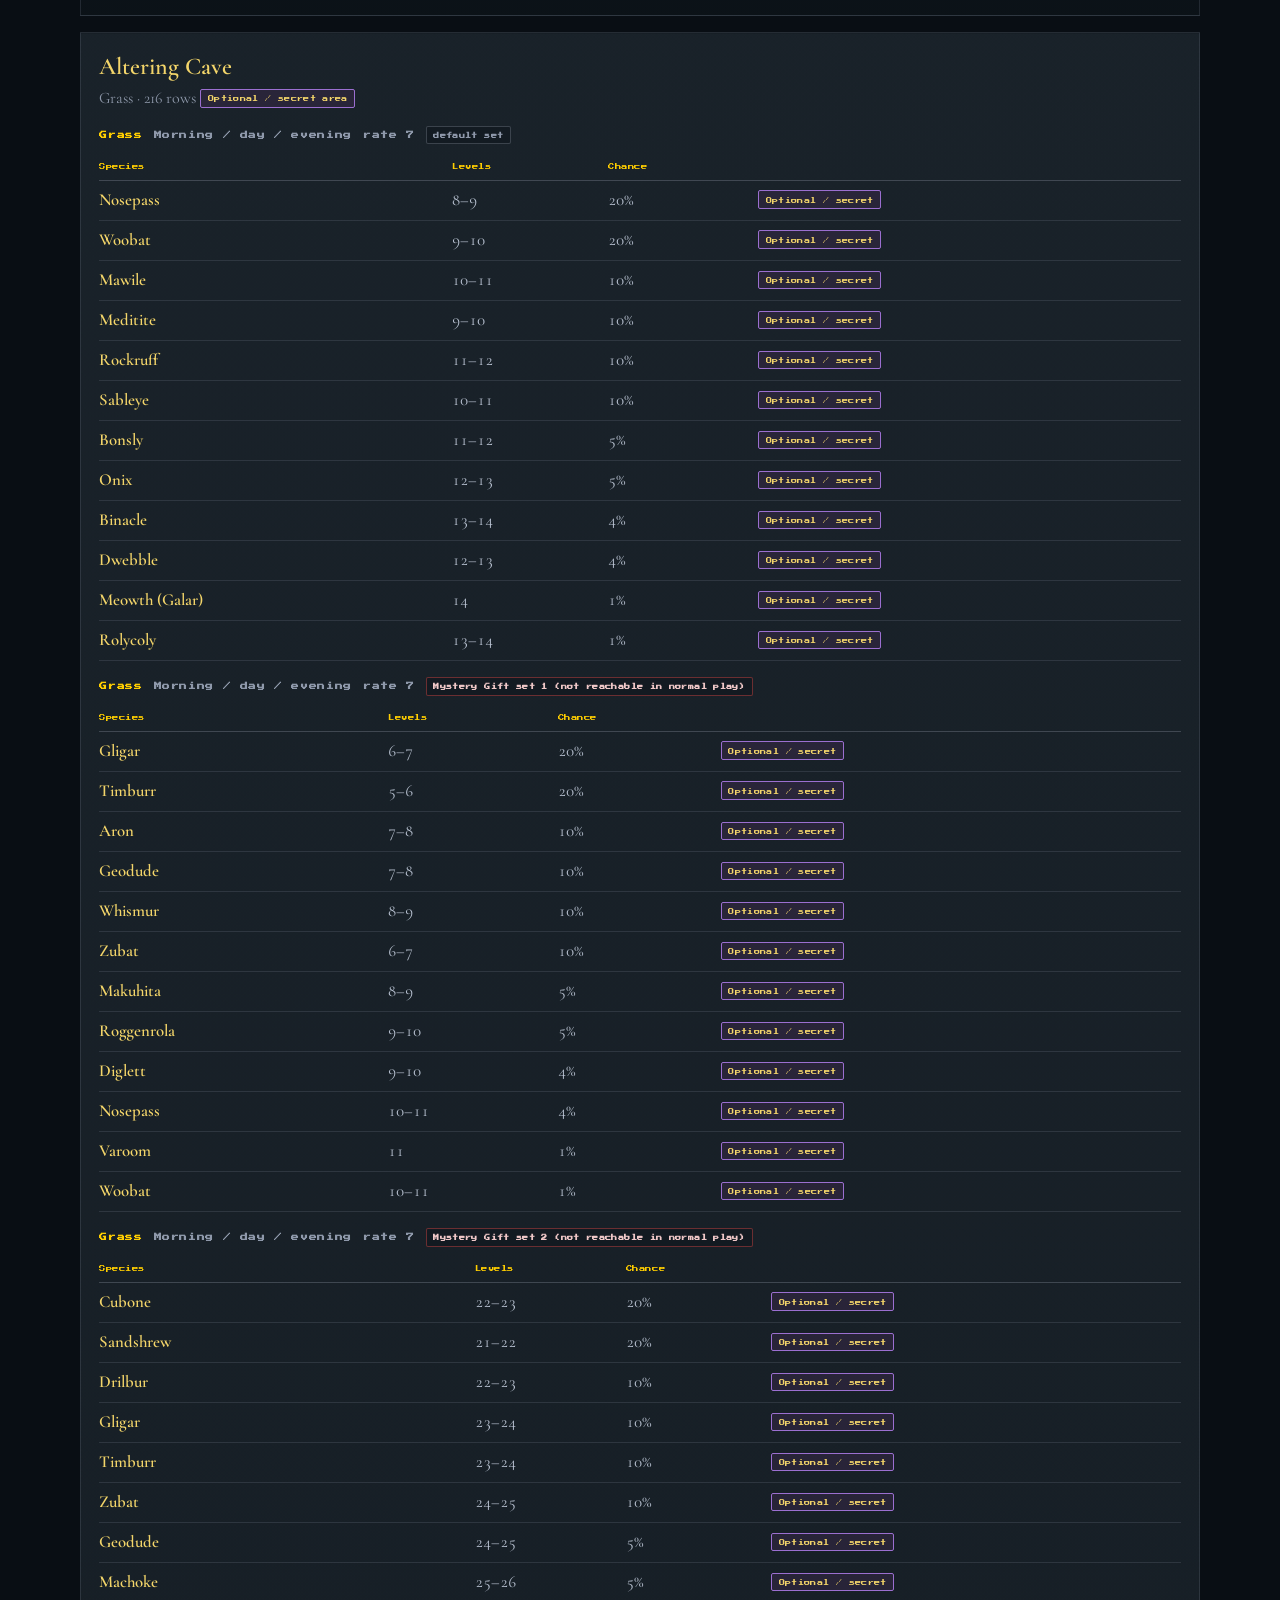
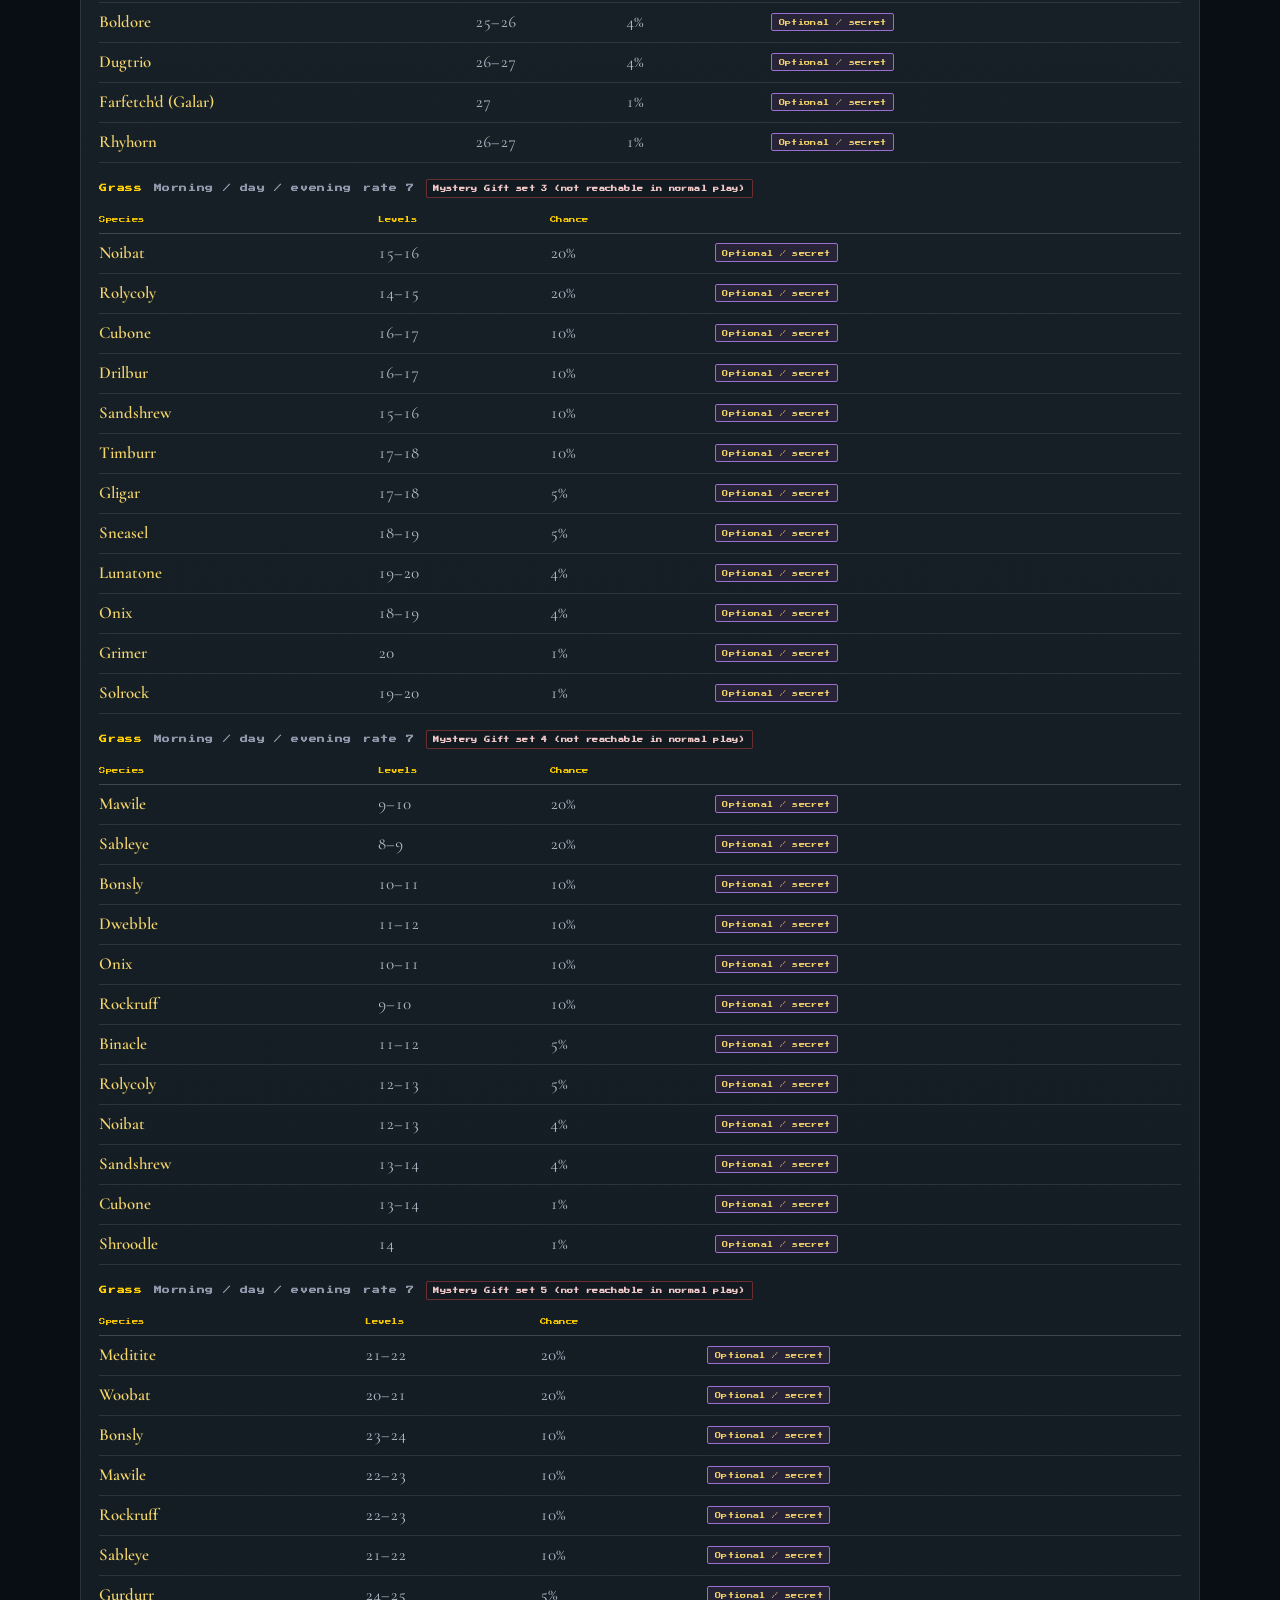
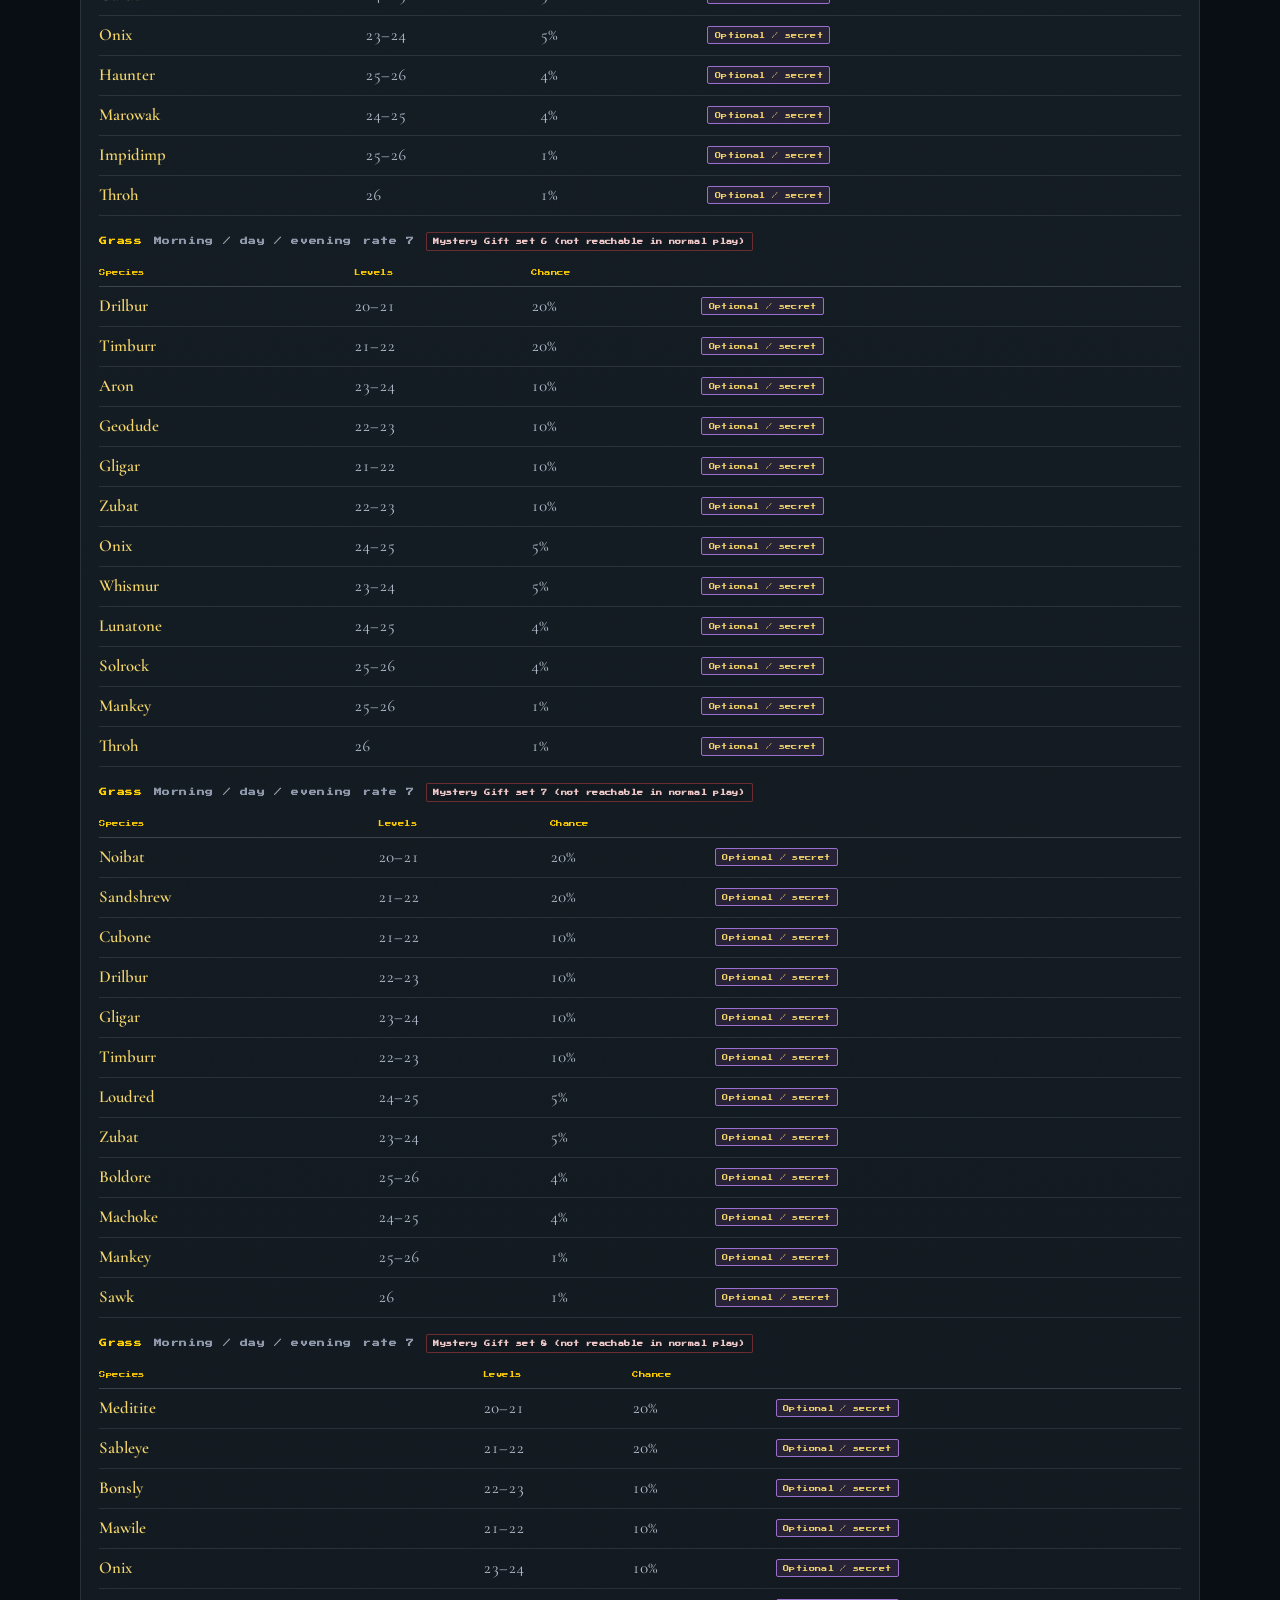
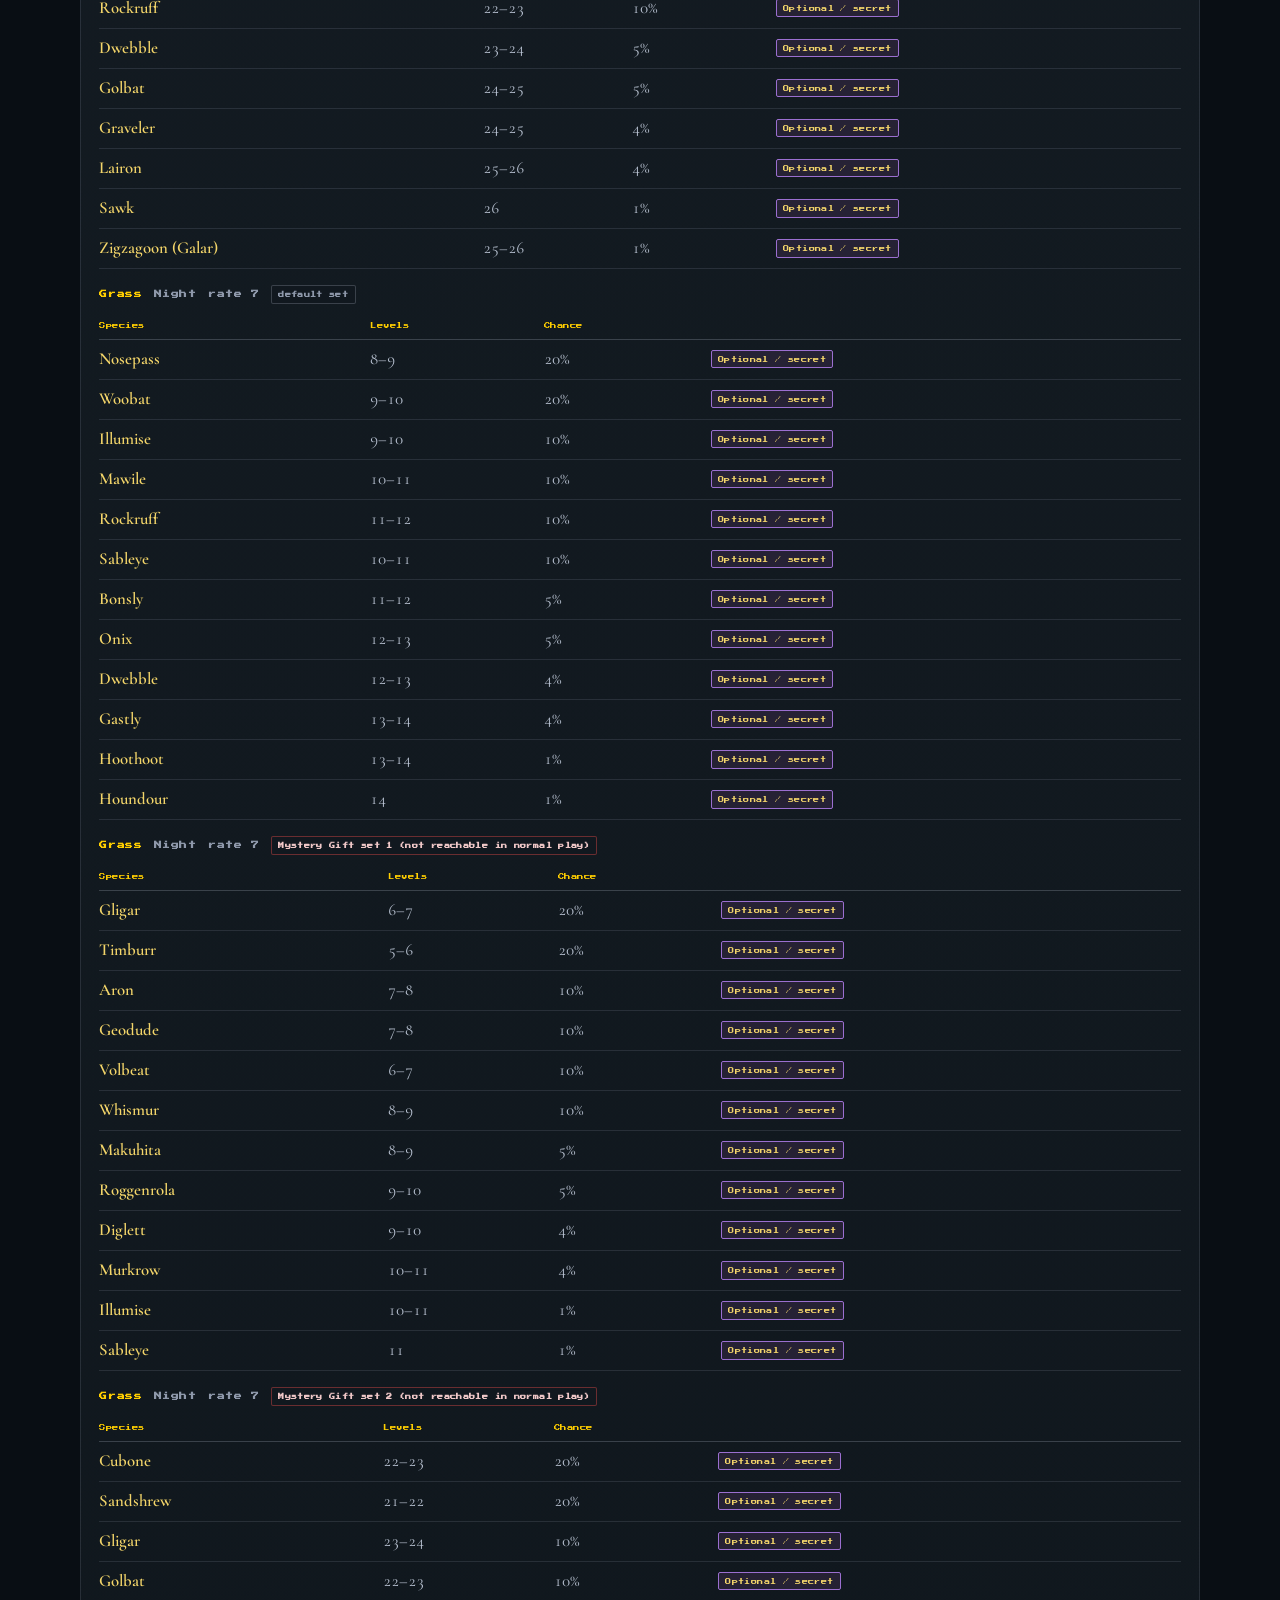
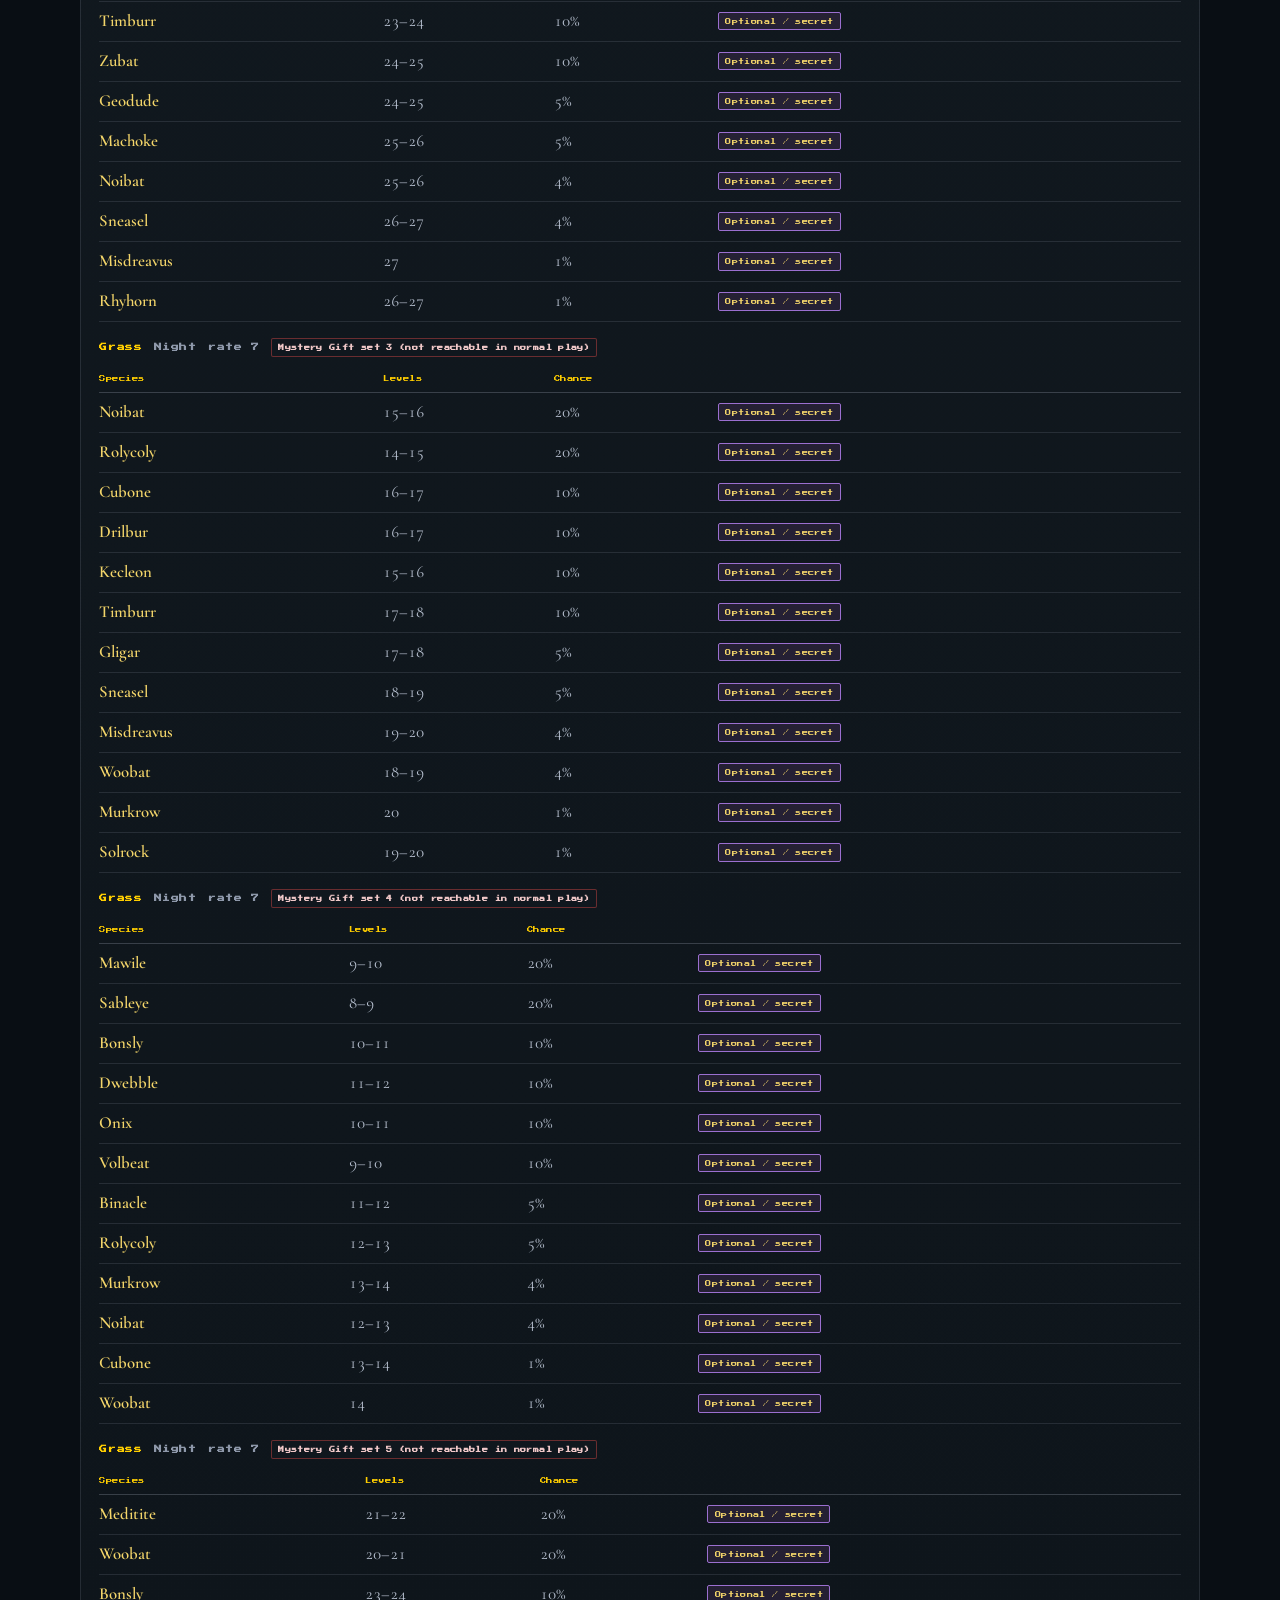
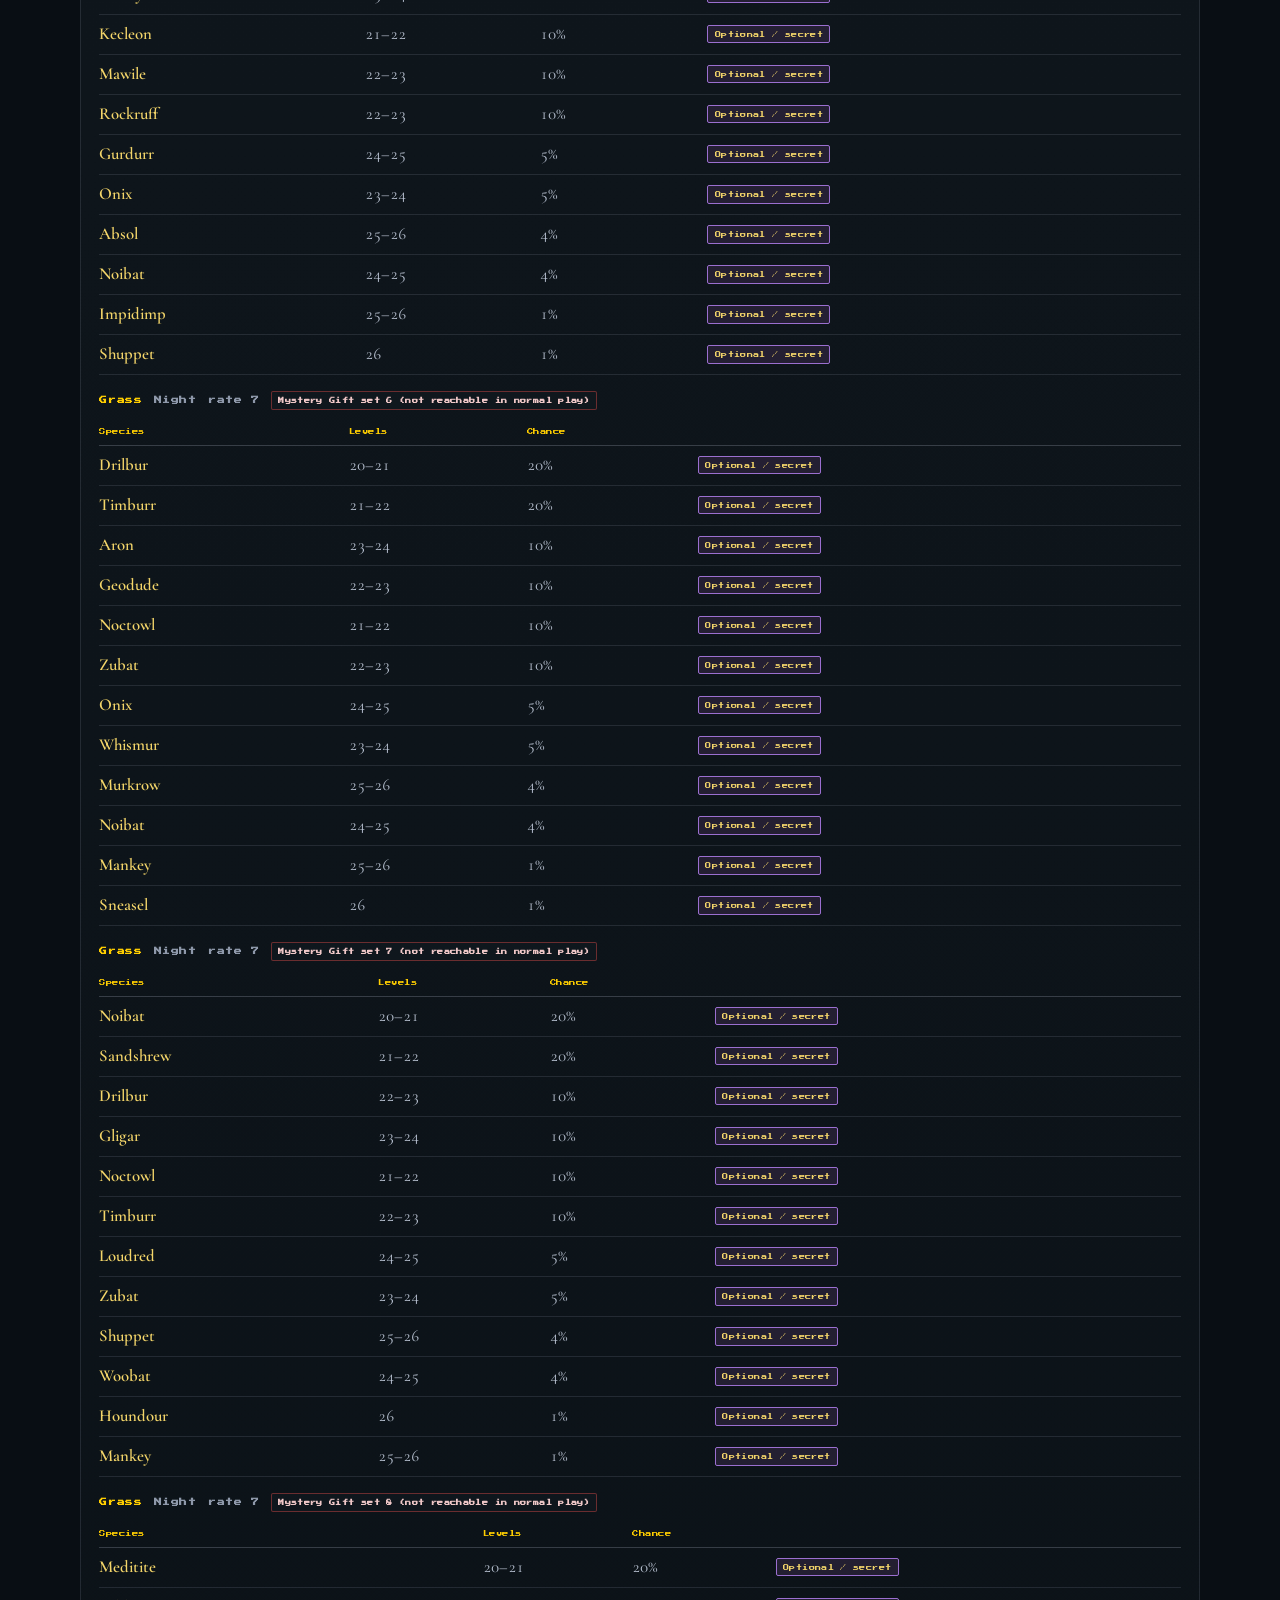
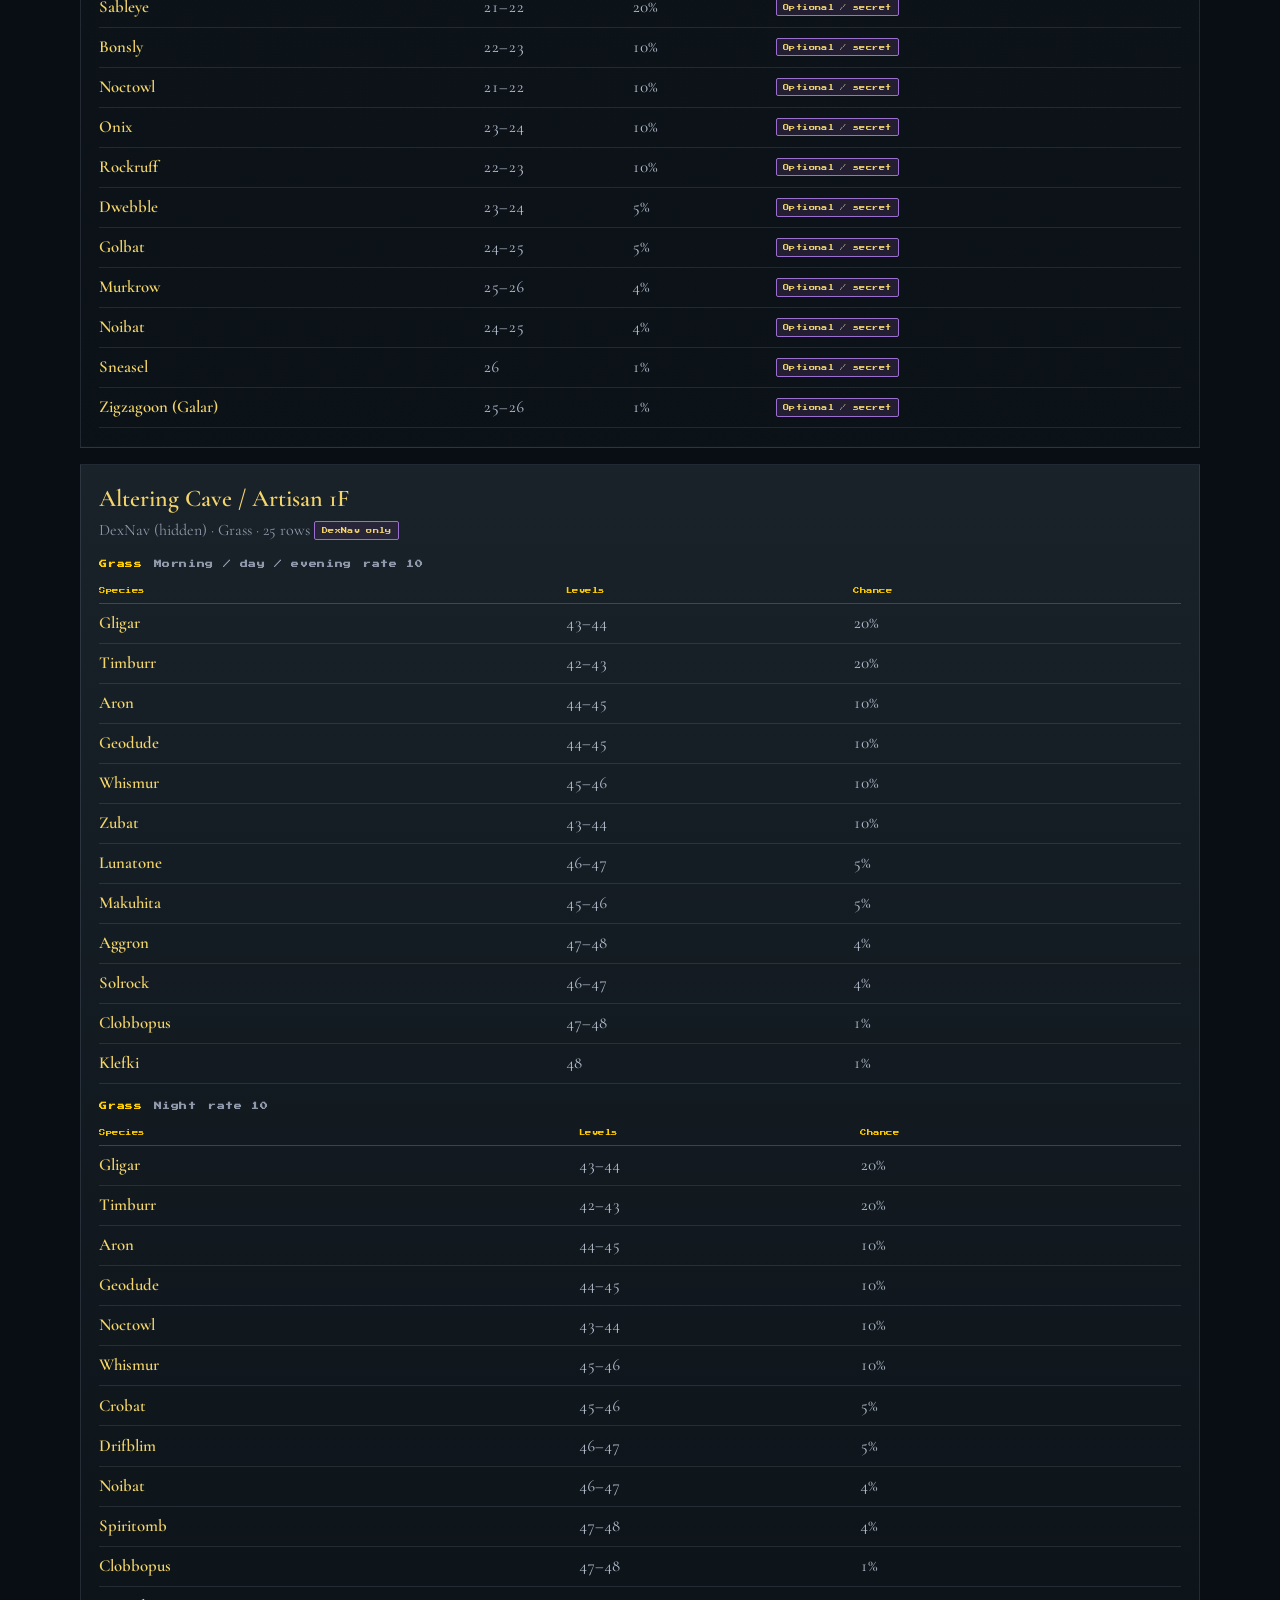
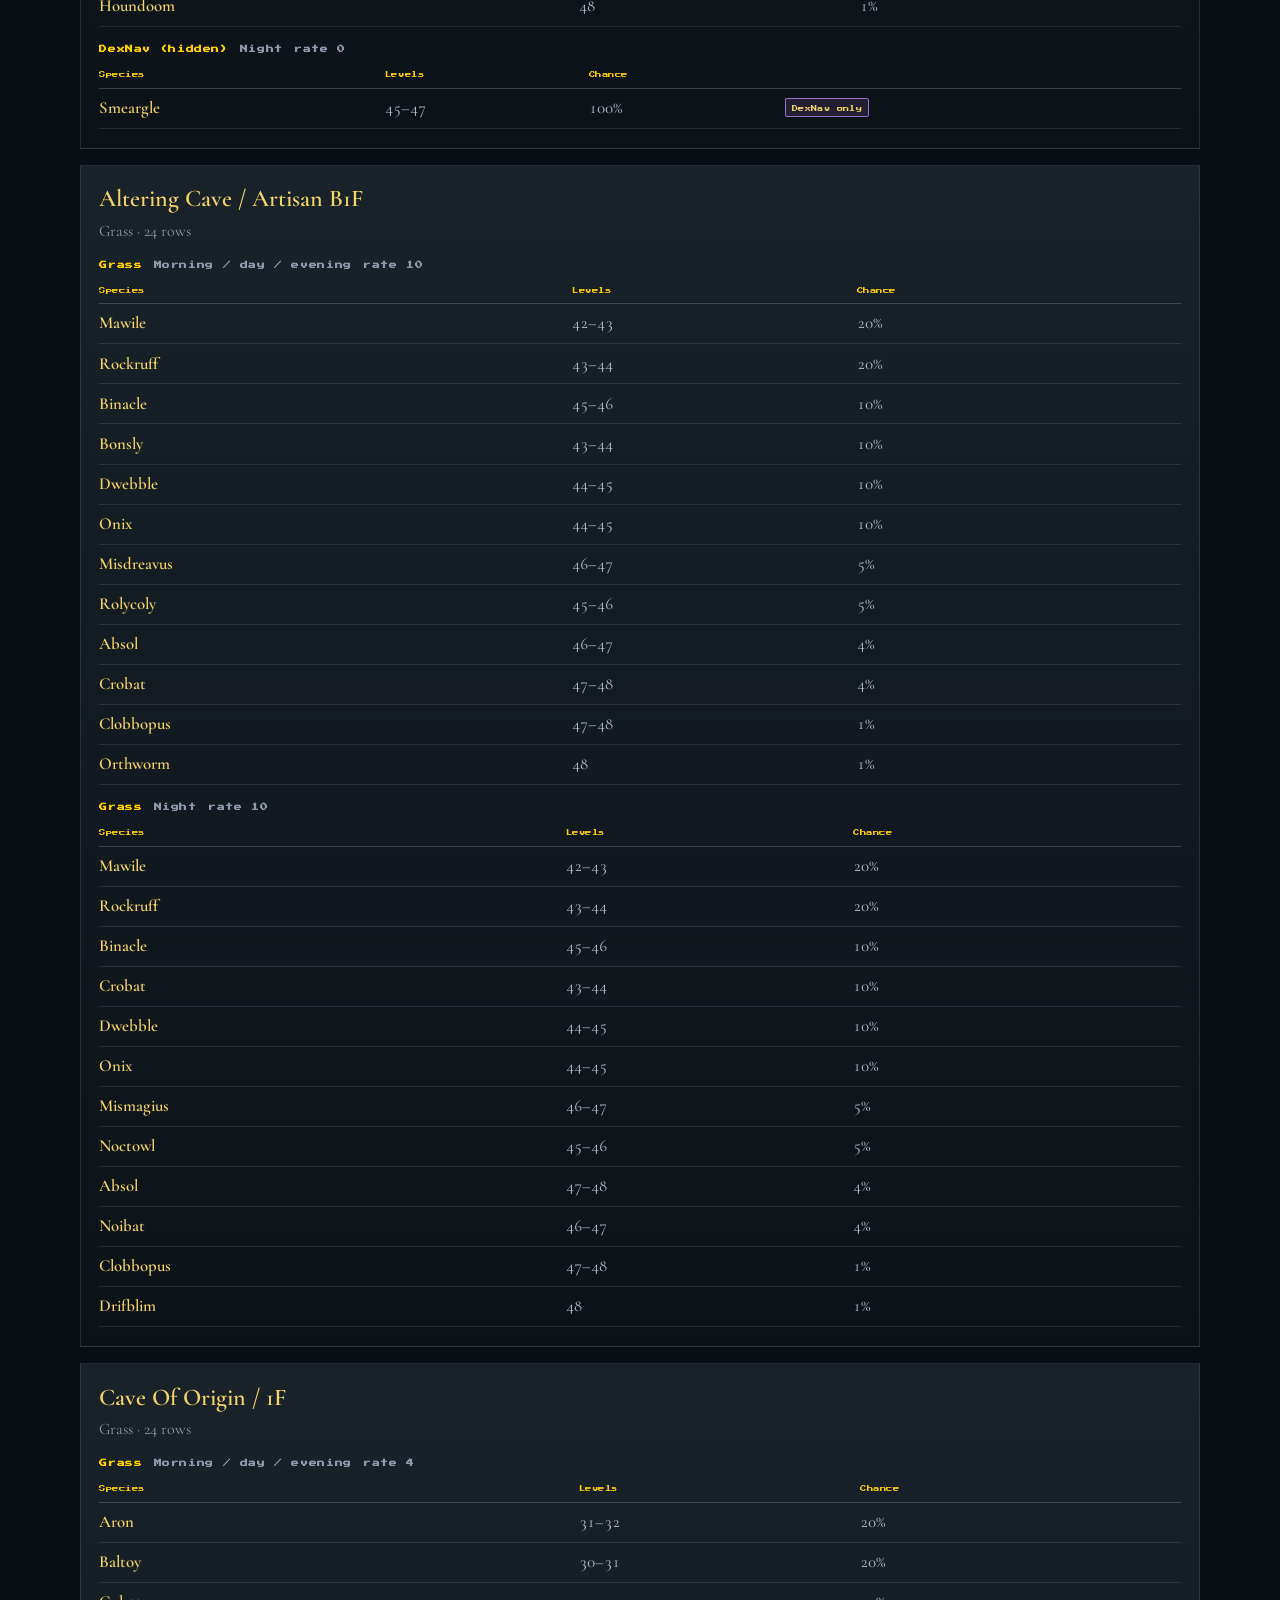
<file: encounters.html>
<!DOCTYPE html>
<html lang="en">
<head>
  <meta charset="utf-8">
  <meta name="viewport" content="width=device-width, initial-scale=1">
  <title>Wild Encounters — Fantasma</title>
  <meta name="description" content="Wild encounter tables for Fantasma Part I, rc Grass build 11.66. Filter 119 Hoenn areas by method, time of day and species.">
  <meta name="theme-color" content="#090e14">
  <meta name="author" content="Don Duskull">
  <link rel="icon" type="image/png" sizes="32x32" href="assets/favicon-32.png">
  <link rel="icon" type="image/png" sizes="16x16" href="assets/favicon-16.png">
  <link rel="apple-touch-icon" href="assets/apple-touch-icon.png">
  <link rel="stylesheet" href="assets/style.css">
</head>
<body class="data-page">
  <a class="skip" href="#main">Skip to content</a>
  <header class="nav">
    <div class="nav-inner">
      <a class="brand" href="index.html">
        <img src="assets/media/box-art-duskull.png" width="32" height="32" alt="">
        <span>FANTASMA</span>
      </a>
      <button class="nav-toggle" type="button" aria-expanded="false" aria-controls="site-nav" aria-label="Open menu">
        <span></span>
      </button>
      <ul class="nav-links" id="site-nav">
        <li><a href="index.html">Home</a></li>
        <li class="nav-sep"><a href="encounters.html" aria-current="page">Encounters</a></li>
        <li><a href="dondex.html">Don Dex</a></li>
        <li><a href="gifts.html">Gifts</a></li>
        <li><a href="index.html#patch">How to patch</a></li>
        <li><a href="index.html#discord">Community</a></li>
      </ul>
    </div>
  </header>

  <main id="main">
    <section class="data-hero">
      <div class="wrap">
        <p class="kicker">Part I · rc Grass 11.66</p>
        <h1>Wild Encounters</h1>
        <p class="intro">One table for each area, method and time of day in Hoenn. 119 areas, 3,305 rows, checked against the 11.57 ROM and unchanged in 11.66. Kanto, the Sevii Islands, Battle Frontier facilities and Remix mode are not included.</p>
        <div class="data-notes">
          <p><strong>Levels.</strong> The numbers here are the table levels — the most a fully progressed player sees. In play, the game lowers wild levels so they stay 2 under the player’s current level cap (3 under in the Safari Zone).</p>
          <p><strong>Rates.</strong> The rate number on each table is the area’s raw encounter rate, not a percent. A species’ chance is its share of that method in that area, and each table adds up to 100%.</p>
        </div>
        <div class="spoiler-bar">
          <label class="spoiler-toggle">
            <input type="checkbox" id="show-spoilers">
            <span>Show spoilers</span>
          </label>
          <span class="fine">Places the in-game Dex hides until found stay hidden until you turn this on.</span>
        </div>
        <div class="filters">
          <div class="field">
            <label for="filter-area">Area</label>
            <select id="filter-area"></select>
          </div>
          <div class="field">
            <label for="filter-method">Method</label>
            <select id="filter-method"></select>
          </div>
          <div class="field">
            <label for="filter-time">Time of day</label>
            <select id="filter-time">
              <option value="">All times</option>
              <option value="morning/day/evening">Morning / day / evening</option>
              <option value="night">Night</option>
              <option value="any">Any (same day and night)</option>
            </select>
          </div>
          <div class="field">
            <label for="filter-q">Species</label>
            <input id="filter-q" type="search" placeholder="Search a species…" autocomplete="off">
          </div>
        </div>
        <p><button class="btn-tiny" type="button" id="clear-filters">Clear filters</button></p>
        <p class="results-status" id="results-status" aria-live="polite">Loading encounters…</p>
        <div id="results"></div>
        <div class="pager" id="pager" hidden>
          <button class="btn-tiny" type="button" id="page-prev">Previous</button>
          <span class="page-label" id="page-label"></span>
          <button class="btn-tiny" type="button" id="page-next">Next</button>
        </div>
      </div>
    </section>
  </main>

  <footer class="footer">
    <div class="wrap">
      <p class="legal">Fantasma is a free fan project by Don Duskull. It is not affiliated with or endorsed by Nintendo, Game Freak, Creatures, or The Pokémon Company. Pokémon and all related names and marks are trademarks of their respective owners. This site and the official releases distribute a patch only. No ROM files are provided.</p>
      <p class="credit">Built on pokeemerald-expansion by Rom Hacking Hideout. Full credits live in the GitHub repository. Press Start 2P and Cormorant Garamond are licensed under the SIL Open Font License.</p>
      <p class="data-credit">Data: Fantasma Part I, rc Grass build 11.66</p>
    </div>
  </footer>

  <script src="assets/js/common.js"></script>
  <script src="assets/js/encounters.js"></script>
</body>
</html>
</file>
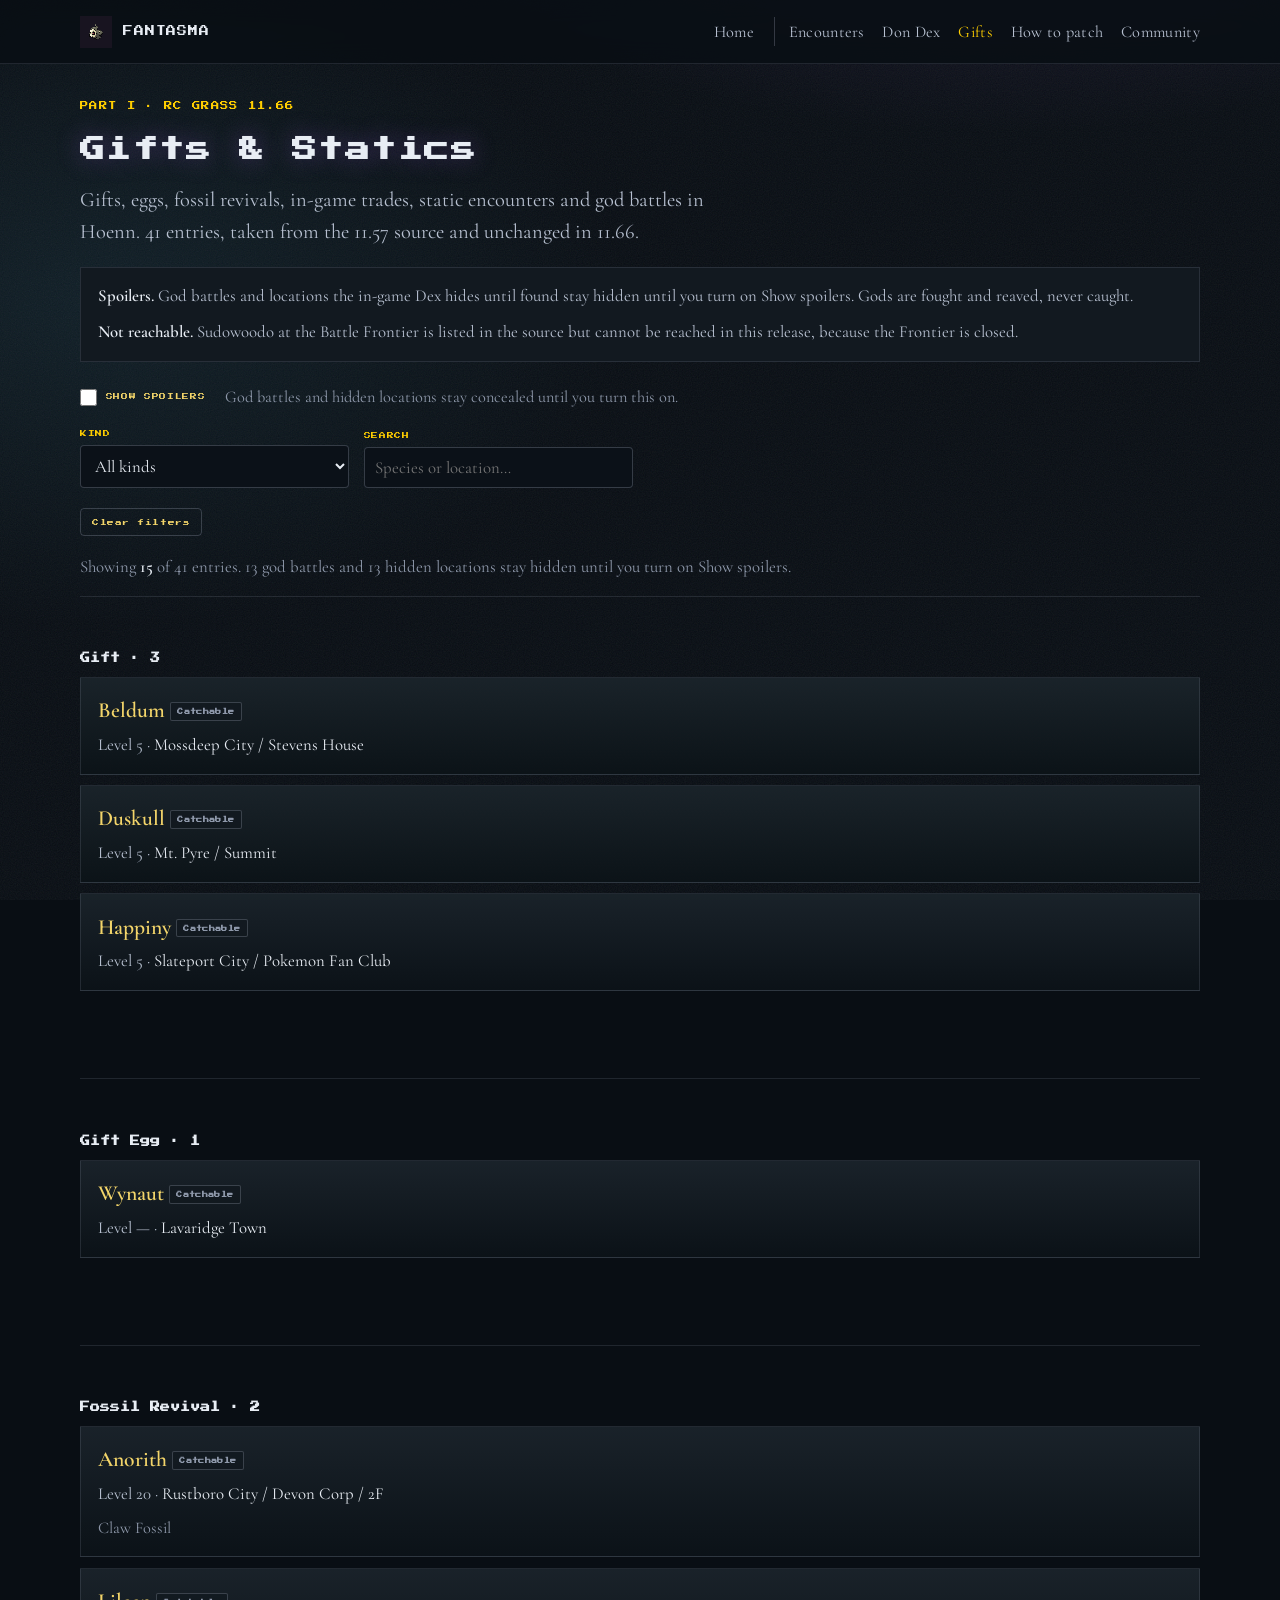
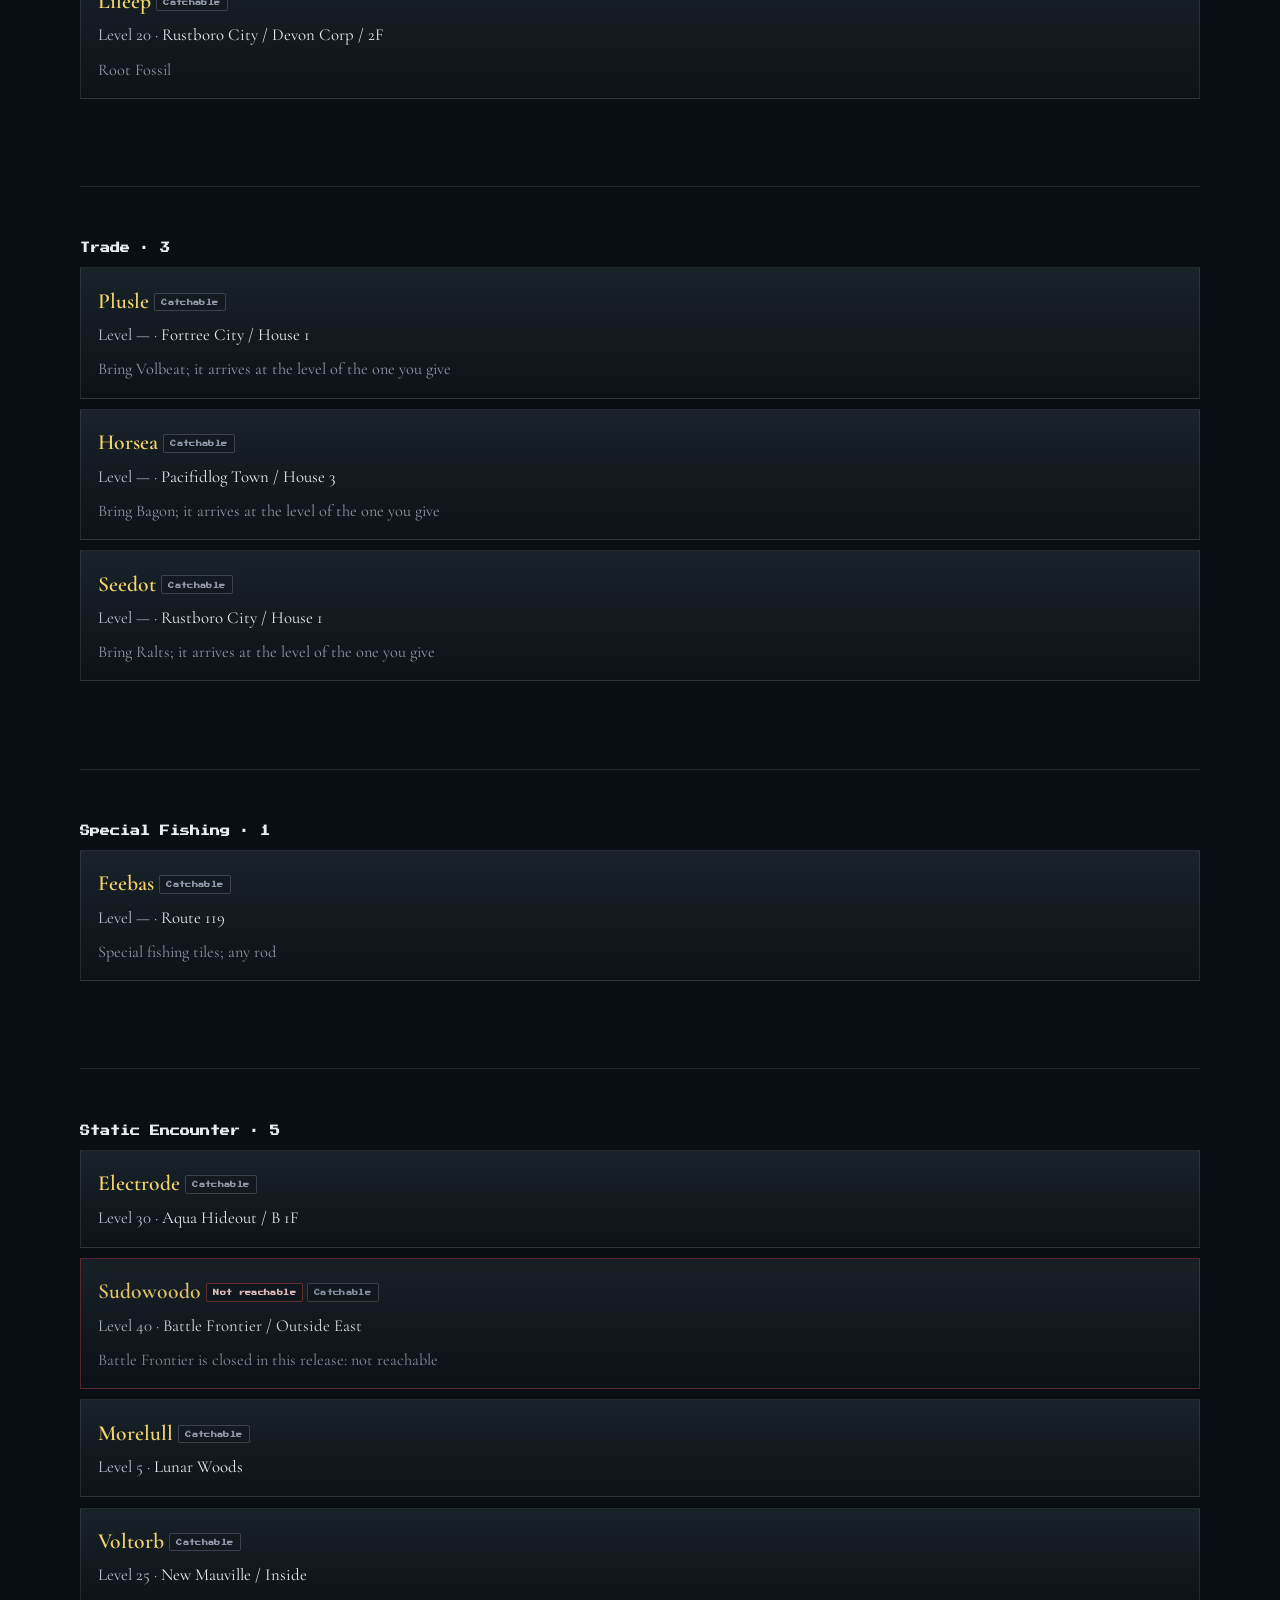
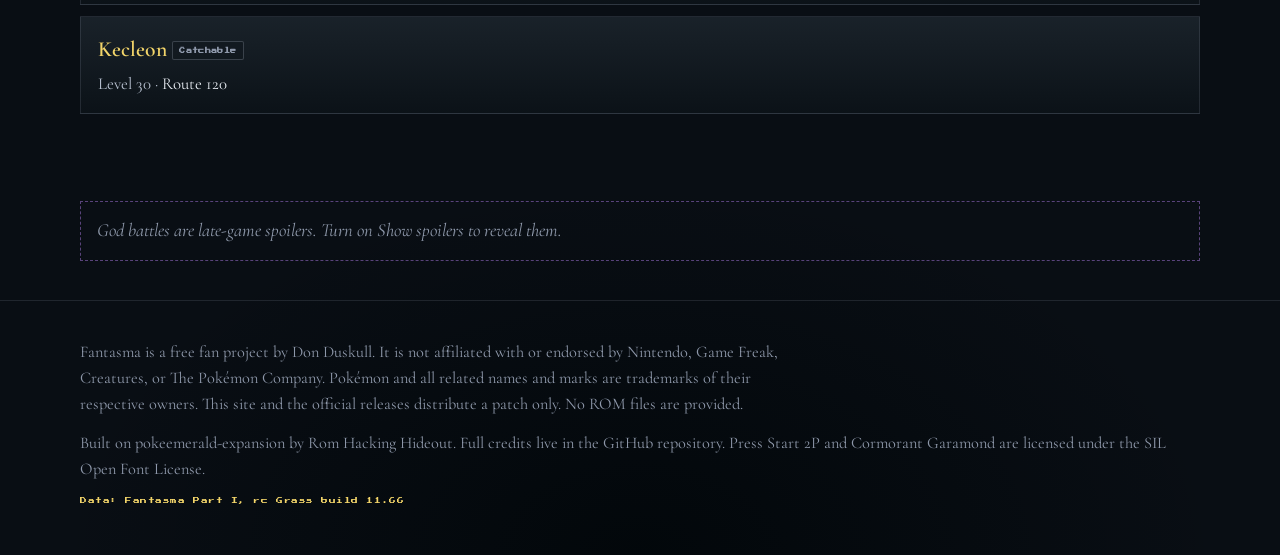
<file: gifts.html>
<!DOCTYPE html>
<html lang="en">
<head>
  <meta charset="utf-8">
  <meta name="viewport" content="width=device-width, initial-scale=1">
  <title>Gifts & Statics — Fantasma</title>
  <meta name="description" content="Gifts, eggs, fossils, trades, static encounters and god battles in Fantasma Part I, rc Grass build 11.66.">
  <meta name="theme-color" content="#090e14">
  <meta name="author" content="Don Duskull">
  <link rel="icon" type="image/png" sizes="32x32" href="assets/favicon-32.png">
  <link rel="icon" type="image/png" sizes="16x16" href="assets/favicon-16.png">
  <link rel="apple-touch-icon" href="assets/apple-touch-icon.png">
  <link rel="stylesheet" href="assets/style.css">
</head>
<body class="data-page">
  <a class="skip" href="#main">Skip to content</a>
  <header class="nav">
    <div class="nav-inner">
      <a class="brand" href="index.html">
        <img src="assets/media/box-art-duskull.png" width="32" height="32" alt="">
        <span>FANTASMA</span>
      </a>
      <button class="nav-toggle" type="button" aria-expanded="false" aria-controls="site-nav" aria-label="Open menu">
        <span></span>
      </button>
      <ul class="nav-links" id="site-nav">
        <li><a href="index.html">Home</a></li>
        <li class="nav-sep"><a href="encounters.html">Encounters</a></li>
        <li><a href="dondex.html">Don Dex</a></li>
        <li><a href="gifts.html" aria-current="page">Gifts</a></li>
        <li><a href="index.html#patch">How to patch</a></li>
        <li><a href="index.html#discord">Community</a></li>
      </ul>
    </div>
  </header>

  <main id="main">
    <section class="data-hero">
      <div class="wrap">
        <p class="kicker">Part I · rc Grass 11.66</p>
        <h1>Gifts &amp; Statics</h1>
        <p class="intro">Gifts, eggs, fossil revivals, in-game trades, static encounters and god battles in Hoenn. 41 entries, taken from the 11.57 source and unchanged in 11.66.</p>
        <div class="data-notes">
          <p><strong>Spoilers.</strong> God battles and locations the in-game Dex hides until found stay hidden until you turn on Show spoilers. Gods are fought and reaved, never caught.</p>
          <p><strong>Not reachable.</strong> Sudowoodo at the Battle Frontier is listed in the source but cannot be reached in this release, because the Frontier is closed.</p>
        </div>
        <div class="spoiler-bar">
          <label class="spoiler-toggle">
            <input type="checkbox" id="show-spoilers">
            <span>Show spoilers</span>
          </label>
          <span class="fine">God battles and hidden locations stay concealed until you turn this on.</span>
        </div>
        <div class="filters">
          <div class="field">
            <label for="filter-kind">Kind</label>
            <select id="filter-kind"></select>
          </div>
          <div class="field">
            <label for="filter-q">Search</label>
            <input id="filter-q" type="search" placeholder="Species or location…" autocomplete="off">
          </div>
        </div>
        <p><button class="btn-tiny" type="button" id="clear-filters">Clear filters</button></p>
        <p class="results-status" id="results-status" aria-live="polite">Loading gifts and statics…</p>
        <div id="results"></div>
      </div>
    </section>
  </main>

  <footer class="footer">
    <div class="wrap">
      <p class="legal">Fantasma is a free fan project by Don Duskull. It is not affiliated with or endorsed by Nintendo, Game Freak, Creatures, or The Pokémon Company. Pokémon and all related names and marks are trademarks of their respective owners. This site and the official releases distribute a patch only. No ROM files are provided.</p>
      <p class="credit">Built on pokeemerald-expansion by Rom Hacking Hideout. Full credits live in the GitHub repository. Press Start 2P and Cormorant Garamond are licensed under the SIL Open Font License.</p>
      <p class="data-credit">Data: Fantasma Part I, rc Grass build 11.66</p>
    </div>
  </footer>

  <script src="assets/js/common.js"></script>
  <script src="assets/js/gifts.js"></script>
</body>
</html>
</file>
<file: css/site.css>
/* FANTASMA site. Tokens first; every colour and size on the page comes from here. */
:root {
  --bg: #0b0b12;          /* page */
  --bg-alt: #101019;      /* alternate sections, flat, no gradient */
  --text: #f2f0ea;
  --muted: #b9b7c9;       /* subcopy only */
  --accent: #b292ff;      /* the one accent: download button, links, focus */
  --accent-hover: #c6aeff; /* the button under the pointer: the accent, a little lighter */
  --hair: rgba(242, 240, 234, 0.08);
  --text-width: 680px;
  --shot-width: 1200px;
  --pad-x: 24px;
  --section-pad: 72px;
  --header-h: 56px;
  --font: -apple-system, BlinkMacSystemFont, "SF Pro Display", "SF Pro Text", "Segoe UI", Roboto, "Helvetica Neue", Helvetica, Arial, sans-serif;
}
@media (min-width: 720px) {
  :root { --pad-x: 40px; --section-pad: 128px; --header-h: 60px; }
}

*, *::before, *::after { box-sizing: border-box; }
html { scroll-behavior: smooth; scroll-padding-top: var(--header-h); -webkit-text-size-adjust: 100%; }
body {
  margin: 0;
  background: var(--bg);
  color: var(--text);
  font-family: var(--font);
  font-size: 17px;
  font-weight: 400;
  line-height: 1.55;
  -webkit-font-smoothing: antialiased;
  text-rendering: optimizeLegibility;
}
@media (min-width: 720px) { body { font-size: 19px; } }

img, video { display: block; max-width: 100%; }
h1, h2, p, ul, ol, dl, dd, figure { margin: 0; padding: 0; }
ul, ol { list-style: none; }

a { color: var(--accent); text-decoration: none; }
a:hover { text-decoration: underline; text-underline-offset: 0.2em; }
:focus-visible { outline: 2px solid var(--accent); outline-offset: 4px; border-radius: 4px; }

.skip { position: absolute; left: -9999px; top: 0; padding: 12px 16px; background: var(--accent); color: var(--bg); z-index: 20; }
.skip:focus { left: 8px; top: 8px; }

/* ---------- Header ---------- */
.site-header {
  position: fixed; inset: 0 0 auto 0; z-index: 10;
  height: var(--header-h);
  display: flex; align-items: center; justify-content: space-between;
  padding: 0 var(--pad-x);
  background: rgba(11, 11, 18, 0.9);
}
.wordmark { color: var(--text); font-weight: 500; font-size: 15px; letter-spacing: 0.32em; padding: 14px 0; }
.wordmark:hover { text-decoration: none; }
.nav { display: none; gap: 32px; }
.nav a { color: var(--text); font-size: 14px; padding: 14px 0; }
.nav a:hover { color: var(--accent); text-decoration: none; }
.header-download { font-size: 15px; font-weight: 500; padding: 12px 0; min-height: 44px; display: inline-flex; align-items: center; }
@media (min-width: 860px) {
  .nav { display: flex; }
  .header-download { display: none; }
}

/* ---------- Shared pieces ---------- */
h1, h2 { font-weight: 500; letter-spacing: -0.015em; text-wrap: balance; }
h2 { font-size: clamp(28px, 7.6vw, 32px); line-height: 1.12; }
@media (min-width: 720px) { h2 { font-size: clamp(36px, 4vw, 48px); } }
.lead h2 { font-size: clamp(34px, 9.6vw, 44px); line-height: 1.05; letter-spacing: -0.025em; }
@media (min-width: 720px) { .lead h2 { font-size: clamp(56px, 6.4vw, 96px); } }
.lead .sub { margin-top: 24px; }
.visually-hidden { position: absolute; width: 1px; height: 1px; margin: -1px; overflow: hidden; clip-path: inset(50%); white-space: nowrap; }

.section { padding: var(--section-pad) var(--pad-x); }
.section.alt { background: var(--bg-alt); }
.section.tall { min-height: 100svh; display: flex; flex-direction: column; justify-content: center; }
.section > * + * { margin-top: 56px; }
@media (min-width: 720px) { .section > * + * { margin-top: 88px; } }

.text.lead { max-width: 980px; }
.text.lead .sub { max-width: var(--text-width); margin-left: auto; margin-right: auto; }
.text { max-width: var(--text-width); margin-left: auto; margin-right: auto; text-align: center; }
.text > * + * { margin-top: 20px; }
.text p { text-wrap: pretty; }
.sub { color: var(--muted); font-size: 19px; }
@media (min-width: 720px) { .sub { font-size: 21px; } }
.note { color: var(--text); }
.fine { color: var(--muted); font-size: 14px; }

.actions { display: flex; flex-wrap: wrap; align-items: center; justify-content: center; gap: 8px 28px; }
.text > .actions { margin-top: 36px; }
.button {
  display: inline-flex; align-items: center; justify-content: center;
  min-height: 48px; padding: 12px 30px;
  background: var(--accent); color: var(--bg);
  border-radius: 999px;
  font-size: 17px; font-weight: 500;
}
.button:hover { text-decoration: none; background: var(--accent-hover); }
.link { display: inline-flex; align-items: center; min-height: 48px; font-size: 17px; }
.link::after { content: "\203A"; margin-left: 0.35em; font-size: 1.15em; line-height: 1; }

/* ---------- 1. Hero ----------
   The cover art fills the screen from the header down; its edges are melted into the page inside the picture
   files, so nothing is cropped at any window shape and no gradient is drawn here. */
.hero {
  min-height: 100vh; min-height: 100svh;
  display: flex; flex-direction: column; align-items: center;
  padding: var(--header-h) 0 28px;
  text-align: center;
}
.hero-media {
  position: relative;
  flex: 1 1 auto; min-height: 190px;
  width: 100%;
}
.hero-media picture, .hero-media img, .hero-media video {
  position: absolute; inset: 0; width: 100%; height: 100%;
}
.hero-media img { object-fit: contain; object-position: center top; }
.hero-media video { object-fit: contain; background: var(--bg); }
.play {
  position: absolute; left: 50%; bottom: 0; transform: translateX(-50%);
  display: inline-flex; align-items: center; gap: 10px;
  min-height: 44px; padding: 10px 22px;
  color: var(--text); font-size: 15px; white-space: nowrap;
  background: rgba(11, 11, 18, 0.72); border-radius: 999px;
}
.play:hover { text-decoration: none; color: var(--accent); }
.hero-media.playing picture, .hero-media.playing .play { display: none; }
.hero-cta { max-width: calc(var(--text-width) + 2 * var(--pad-x)); padding: 0 var(--pad-x); margin-top: 14px; }
.tagline { font-size: clamp(16px, 4.7vw, 24px); font-weight: 500; letter-spacing: -0.01em; color: var(--text); }
.supporting { margin-top: 10px; color: var(--muted); font-size: 16px; text-wrap: pretty; }
.hero-cta .actions { margin-top: 14px; }
.hero-cta .fine { margin-top: 6px; }
@media (min-width: 720px) {
  .hero { padding-bottom: 36px; }
  .hero-cta { margin-top: 10px; }
  .tagline { font-size: clamp(28px, 2.9vw, 40px); letter-spacing: -0.02em; }
  .supporting { margin-top: 14px; font-size: 18px; }
  .hero-cta .actions { margin-top: 22px; }
  .hero-cta .fine { margin-top: 8px; }
}
@media (max-height: 640px) and (max-width: 719px) {
  .supporting { font-size: 15px; }
  .hero-cta .actions { margin-top: 8px; gap: 0 28px; }
}

/* ---------- 2. Sigils: one combo per screen ---------- */
.combo { min-height: 86svh; display: flex; flex-direction: column; justify-content: center; }
.combo-name { text-align: center; font-weight: 500; line-height: 0.98; letter-spacing: -0.03em; font-size: clamp(44px, 14vw, 68px); }
.combo-name span { display: block; }
.combo-name .ability { color: var(--accent); }
.combo .shot { margin-top: 36px; }
.closing { font-size: 22px; line-height: 1.3; font-weight: 500; letter-spacing: -0.01em; color: var(--text); text-wrap: balance; }
@media (min-width: 900px) {
  .combo { min-height: 100svh; }
  .combo-name { font-size: clamp(72px, 8.4vw, 132px); }
  .combo-name span { display: inline; }
  .combo .shot { margin-top: 56px; }
  .closing { font-size: 32px; }
}

/* ---------- Screenshots: the game's own pixels, enlarged with hard edges ---------- */
.shot { max-width: var(--shot-width); margin-left: calc(var(--pad-x) * -1); margin-right: calc(var(--pad-x) * -1); }
.shot img { width: 100%; height: auto; }
.shot.narrow { max-width: 840px; }
.shot figcaption { color: var(--muted); font-size: 15px; text-align: center; padding: 16px var(--pad-x) 0; }
@media (min-width: 900px) { .shot.narrow { margin-left: auto; margin-right: auto; width: 100%; } }
@media (min-width: 1280px) { .shot { margin-left: auto; margin-right: auto; } }
.combo .shot, .pair .shot { align-self: center; width: calc(100% + 2 * var(--pad-x)); }
@media (min-width: 900px) { .combo .shot.narrow { width: 100%; } }
@media (min-width: 1280px) { .pair .shot { width: 100%; } }

/* ---------- 3. Story: one statement and one picture per screen ---------- */
.pair { display: flex; flex-direction: column; }
.statement { max-width: 900px; margin: 0 auto; text-align: center; font-size: 26px; line-height: 1.2; font-weight: 500; letter-spacing: -0.015em; text-wrap: balance; }
.pair .shot { margin-top: 32px; }
@media (min-width: 720px) {
  .statement { font-size: clamp(36px, 3.6vw, 52px); line-height: 1.12; letter-spacing: -0.02em; }
  .pair .shot { margin-top: 56px; }
}

/* ---------- 4. Bosses and modes ---------- */
.features { max-width: 980px; margin-left: auto; margin-right: auto; }
.features li + li { margin-top: 36px; }
.features strong { display: block; font-weight: 500; font-size: 26px; line-height: 1.15; letter-spacing: -0.015em; }
.features span { display: block; margin-top: 6px; color: var(--muted); }
@media (min-width: 720px) {
  .features li { display: grid; grid-template-columns: 5fr 7fr; column-gap: 48px; align-items: baseline; }
  .features li + li { margin-top: 56px; }
  .features strong { font-size: 40px; letter-spacing: -0.02em; }
  .features span { margin-top: 0; }
  .features li.wide { display: block; }
}

/* ---------- 5. Hall of Fame ---------- */
.abilities { text-align: center; }
.abilities li { font-size: 26px; font-weight: 500; line-height: 1.2; letter-spacing: -0.01em; }
.abilities li + li { margin-top: 18px; }
@media (min-width: 720px) {
  .abilities li { font-size: 40px; }
  .abilities li + li { margin-top: 22px; }
}

/* ---------- 6. How to play ---------- */
.steps { max-width: var(--text-width); margin-left: auto; margin-right: auto; counter-reset: step; }
.steps li { counter-increment: step; position: relative; padding-left: 52px; font-size: 19px; }
.steps li::before { content: counter(step); position: absolute; left: 0; top: -0.12em; color: var(--accent); font-size: 40px; font-weight: 500; line-height: 1; }
.steps li + li { margin-top: 32px; }
@media (min-width: 720px) {
  .steps li { padding-left: 80px; font-size: 22px; }
  .steps li::before { font-size: 56px; top: -0.16em; }
  .steps li + li { margin-top: 44px; }
}

/* ---------- 7. Updates ---------- */
.timeline { max-width: var(--text-width); margin-left: auto; margin-right: auto; }
.timeline li + li { margin-top: 28px; }
.timeline strong { font-weight: 500; color: var(--text); display: block; }
.timeline li { color: var(--muted); }
.timeline li:first-child strong { color: var(--accent); }

/* ---------- 8. About ---------- */
#about .text { text-align: left; }
#about h2 { text-align: center; margin-bottom: 36px; }

/* ---------- 9. Footer ---------- */
.site-footer {
  padding: 40px var(--pad-x) 56px;
  border-top: 1px solid var(--hair);
  color: var(--muted); font-size: 13px; text-align: center;
}
.site-footer p { max-width: var(--text-width); margin: 0 auto; }
.footer-links { margin-top: 12px !important; display: flex; justify-content: center; gap: 28px; }
.footer-links a { display: inline-flex; align-items: center; min-height: 44px; font-size: 14px; }

/* ---------- Motion: a short rise on scroll, only with JavaScript and only if motion is welcome ---------- */
@media (prefers-reduced-motion: no-preference) {
  .js .reveal { opacity: 0; transform: translateY(14px); transition: opacity 360ms ease, transform 360ms ease; }
  .js .reveal.in { opacity: 1; transform: none; }
  .js .shot.reveal { transform: scale(0.97); transition-duration: 400ms; }
  .js .shot.reveal.in { transform: none; }
}
@media (prefers-reduced-motion: reduce) {
  html { scroll-behavior: auto; }
}

/* More air between the picture-led screens than between ordinary blocks. */
.section > .pair + .pair, .section > .combo + .combo { margin-top: 88px; }
@media (min-width: 720px) { .section > .pair + .pair { margin-top: 160px; } .section > .combo + .combo { margin-top: 0; } }
</file>
<file: assets/style.css>
/* Fantasma — Don Duskull, 2026. Self-contained. Fonts: Press Start 2P and Cormorant Garamond (OFL). */

@font-face {
  font-family: "Press Start 2P";
  src: url("fonts/press-start-2p.woff2") format("woff2");
  font-weight: 400;
  font-style: normal;
  font-display: swap;
}

@font-face {
  font-family: "Cormorant Garamond";
  src: url("fonts/cormorant-400.woff2") format("woff2");
  font-weight: 400;
  font-style: normal;
  font-display: swap;
}

@font-face {
  font-family: "Cormorant Garamond";
  src: url("fonts/cormorant-italic.woff2") format("woff2");
  font-weight: 400;
  font-style: italic;
  font-display: swap;
}

@font-face {
  font-family: "Cormorant Garamond";
  src: url("fonts/cormorant-600.woff2") format("woff2");
  font-weight: 600;
  font-style: normal;
  font-display: swap;
}

@font-face {
  font-family: "Cormorant Garamond";
  src: url("fonts/cormorant-700.woff2") format("woff2");
  font-weight: 700;
  font-style: normal;
  font-display: swap;
}

:root {
  /* Palette from the in-game title screen (01_title.png, 240x160). */
  --bg: #090e14;
  --bg-raise: #121920;
  --bg-card: #1b242b;
  --fog: #29333d;
  --line: rgba(175, 180, 201, 0.26);
  --line-strong: rgba(155, 111, 208, 0.55);
  --line-subtle: rgba(175, 180, 201, 0.14);
  --gold: #ffce00;
  --gold-soft: #f3d56a;
  --bone: #e8edf4;
  --bone-dim: #b7c0d0;
  --muted: #8e98aa;
  --violet: #9b6fd0;
  --violet-art: #8452bd;
  --violet-deep: #382848;
  --glow: rgba(132, 82, 189, 0.45);
  --eye: #9c3939;
  --ink: #e8edf4;
  --ink-on-accent: #090e14;
  --nav-bg: rgba(9, 14, 20, 0.86);
  --input-bg: #0b1118;
  --serif: "Cormorant Garamond", "Palatino Linotype", Palatino, "Times New Roman", serif;
  --pixel: "Press Start 2P", "Courier New", monospace;
  --mono: ui-monospace, "SF Mono", Menlo, Consolas, monospace;
  --wrap: 1120px;
  --nav-h: 64px;
  --radius: 4px;
}

*, *::before, *::after { box-sizing: border-box; }

html {
  scroll-behavior: smooth;
  background: var(--bg);
}

body {
  margin: 0;
  color: var(--ink);
  background:
    radial-gradient(1200px 700px at 78% -8%, rgba(132, 82, 189, 0.28), transparent 62%),
    radial-gradient(900px 560px at 8% 8%, rgba(41, 90, 107, 0.22), transparent 58%),
    radial-gradient(1000px 640px at 50% 100%, rgba(1, 6, 9, 0.85), transparent 58%),
    var(--bg);
  font-family: var(--serif);
  font-size: 1.2rem;
  line-height: 1.6;
  font-weight: 400;
}

body::before {
  content: "";
  position: fixed;
  inset: 0;
  pointer-events: none;
  z-index: 0;
  opacity: 0.07;
  background-image: url("data:image/svg+xml,%3Csvg xmlns='http://www.w3.org/2000/svg' width='180' height='180'%3E%3Cfilter id='n'%3E%3CfeTurbulence type='fractalNoise' baseFrequency='.85' numOctaves='4' stitchTiles='stitch'/%3E%3C/filter%3E%3Crect width='180' height='180' filter='url(%23n)'/%3E%3C/svg%3E");
}

img { max-width: 100%; height: auto; display: block; }
a { color: var(--gold-soft); text-underline-offset: 0.18em; }
a:hover { color: var(--gold); }
:focus-visible {
  outline: 2px solid var(--gold);
  outline-offset: 3px;
}

.skip {
  position: absolute;
  left: 1rem;
  top: -100px;
  background: var(--gold);
  color: var(--ink-on-accent);
  padding: 0.5rem 0.8rem;
  z-index: 100;
  font-family: var(--pixel);
  font-size: 0.55rem;
}
.skip:focus { top: 0.6rem; }

.wrap {
  width: min(var(--wrap), calc(100% - 2.4rem));
  margin-inline: auto;
  position: relative;
  z-index: 1;
}

/* ----- Nav ----- */
.nav {
  position: sticky;
  top: 0;
  z-index: 40;
  min-height: var(--nav-h);
  height: auto;
  display: flex;
  align-items: center;
  border-bottom: 1px solid var(--line-subtle);
  background: var(--nav-bg);
  backdrop-filter: blur(12px);
}
.nav-inner {
  display: flex;
  align-items: center;
  justify-content: space-between;
  gap: 1rem;
  width: min(var(--wrap), calc(100% - 2.4rem));
  margin-inline: auto;
  padding: 0.55rem 0;
  flex-wrap: wrap;
}
.brand {
  display: flex;
  align-items: center;
  gap: 0.7rem;
  text-decoration: none;
  color: var(--bone);
}
.brand img {
  width: 32px;
  height: 32px;
  image-rendering: pixelated;
}
.brand span {
  font-family: var(--pixel);
  font-size: 0.62rem;
  letter-spacing: 0.08em;
  line-height: 1;
}
.nav-links {
  display: flex;
  flex-wrap: wrap;
  gap: 0.2rem 1.1rem;
  list-style: none;
  margin: 0;
  padding: 0;
}
.nav-links a {
  color: var(--bone-dim);
  text-decoration: none;
  font-size: 1.02rem;
  letter-spacing: 0.02em;
}
.nav-links a:hover { color: var(--gold-soft); }
.nav-links a[aria-current="page"] { color: var(--gold); }
.nav-sep {
  margin-left: 0.15rem;
  padding-left: 0.85rem;
  border-left: 1px solid var(--line);
}
.nav-toggle {
  display: none;
  background: transparent;
  border: 1px solid var(--line);
  color: var(--bone);
  width: 42px;
  height: 36px;
  padding: 0;
  cursor: pointer;
}
.nav-toggle span,
.nav-toggle span::before,
.nav-toggle span::after {
  display: block;
  width: 16px;
  height: 1px;
  background: var(--bone);
  margin: 0 auto;
  position: relative;
  content: "";
}
.nav-toggle span::before { position: absolute; top: -5px; }
.nav-toggle span::after { position: absolute; top: 5px; }

/* ----- Hero ----- */
.hero {
  padding: 3.2rem 0 4.2rem;
  position: relative;
}
.hero-grid {
  display: grid;
  grid-template-columns: minmax(0, 1.05fr) minmax(260px, 0.85fr);
  gap: 3rem;
  align-items: center;
}
.kicker {
  font-family: var(--pixel);
  font-size: 0.52rem;
  letter-spacing: 0.16em;
  color: var(--gold);
  text-transform: uppercase;
  margin: 0 0 1.1rem;
  line-height: 1.8;
}
.hero h1 {
  font-family: var(--pixel);
  font-size: clamp(1.35rem, 4.6vw, 2.55rem);
  line-height: 1.35;
  letter-spacing: 0.06em;
  margin: 0 0 1rem;
  color: var(--bone);
  text-shadow: 0 0 24px var(--glow);
}
.tagline {
  font-style: italic;
  font-size: clamp(1.45rem, 3vw, 2.05rem);
  line-height: 1.25;
  color: var(--gold-soft);
  margin: 0 0 1.1rem;
  font-weight: 400;
}
.lede {
  color: var(--bone-dim);
  max-width: 38rem;
  margin: 0 0 1.6rem;
  font-size: 1.22rem;
}
.meta-row {
  display: flex;
  flex-wrap: wrap;
  gap: 0.45rem;
  margin: 0 0 1.6rem;
}
.chip {
  font-family: var(--pixel);
  font-size: 0.45rem;
  letter-spacing: 0.08em;
  color: var(--gold-soft);
  border: 1px solid var(--line);
  padding: 0.45rem 0.55rem 0.35rem;
  background: rgba(18, 25, 32, 0.7);
}
.cta {
  display: flex;
  flex-wrap: wrap;
  gap: 0.7rem;
  margin-bottom: 1rem;
}
.btn {
  display: inline-flex;
  align-items: center;
  justify-content: center;
  text-decoration: none;
  font-family: var(--pixel);
  font-size: 0.52rem;
  letter-spacing: 0.06em;
  line-height: 1.4;
  padding: 0.95rem 1.05rem 0.85rem;
  border-radius: var(--radius);
  border: 1px solid transparent;
  transition: background 0.15s ease, color 0.15s ease, border-color 0.15s ease;
}
.btn-primary {
  background: var(--gold);
  color: var(--ink-on-accent);
  border-color: var(--gold);
}
.btn-primary:hover { background: var(--gold-soft); color: var(--ink-on-accent); }
.btn-secondary {
  background: transparent;
  color: var(--gold-soft);
  border-color: var(--line-strong);
}
.btn-secondary:hover { border-color: var(--gold); color: var(--gold); }
.fine {
  margin: 0;
  color: var(--muted);
  font-size: 1.02rem;
}
.cover {
  position: relative;
  justify-self: center;
  width: min(100%, 440px);
}
.cover::after {
  content: "";
  position: absolute;
  inset: 8% 6% auto 6%;
  height: 90%;
  background: radial-gradient(circle, var(--glow), transparent 68%);
  filter: blur(18px);
  z-index: 0;
  pointer-events: none;
}
.cover img {
  position: relative;
  z-index: 1;
  width: 100%;
  border: 1px solid var(--line);
  box-shadow: 0 30px 60px rgba(0, 0, 0, 0.55);
}

/* ----- Sections ----- */
section {
  position: relative;
  z-index: 1;
  padding: 3.4rem 0;
  border-top: 1px solid var(--line-subtle);
}
.section-label {
  font-family: var(--pixel);
  font-size: 0.5rem;
  letter-spacing: 0.18em;
  color: var(--gold);
  text-transform: uppercase;
  margin: 0 0 0.85rem;
}
h2 {
  font-family: var(--pixel);
  font-size: clamp(0.85rem, 2.2vw, 1.05rem);
  line-height: 1.55;
  margin: 0 0 1.2rem;
  color: var(--bone);
}
h3 {
  font-family: var(--serif);
  font-weight: 600;
  font-size: 1.45rem;
  margin: 0 0 0.4rem;
  color: var(--gold-soft);
}
.intro {
  font-size: 1.28rem;
  color: var(--bone-dim);
  max-width: 42rem;
  margin: 0 0 1.8rem;
}

/* Trailer */
.trailer-slot {
  position: relative;
  width: 100%;
  aspect-ratio: 16 / 9;
  background: var(--input-bg);
  border: 1px solid var(--line);
  overflow: hidden;
}
.trailer-placeholder {
  position: absolute;
  inset: 0;
  display: block;
  text-decoration: none;
  color: inherit;
}
.trailer-placeholder img {
  position: absolute;
  inset: 0;
  width: 100%;
  height: 100%;
  object-fit: cover;
  object-position: center 30%;
  opacity: 0.55;
  filter: saturate(0.85) brightness(0.7);
}
.trailer-placeholder::before {
  content: "";
  position: absolute;
  inset: 0;
  background: rgba(9, 14, 20, 0.28);
  z-index: 1;
}
.play-mark {
  position: absolute;
  z-index: 2;
  left: 50%;
  top: 50%;
  transform: translate(-50%, -50%);
  width: 74px;
  height: 74px;
  border-radius: 50%;
  border: 1px solid var(--gold);
  background: rgba(9, 14, 20, 0.55);
  display: grid;
  place-items: center;
}
.play-mark::after {
  content: "";
  width: 0;
  height: 0;
  border-style: solid;
  border-width: 10px 0 10px 18px;
  border-color: transparent transparent transparent var(--gold-soft);
  margin-left: 4px;
}
.trailer-embed {
  position: absolute;
  inset: 0;
  width: 100%;
  height: 100%;
  border: 0;
}
video.trailer-embed {
  object-fit: contain;
  background: var(--bg);
}
.trailer-note {
  margin: 0.9rem 0 0;
  color: var(--bone-dim);
  max-width: 42rem;
  font-size: 1.12rem;
}
.trailer-note .kicker { display: block; margin: 0 0 0.45rem; }
.visually-hidden {
  position: absolute;
  width: 1px;
  height: 1px;
  padding: 0;
  margin: -1px;
  overflow: hidden;
  clip: rect(0, 0, 0, 0);
  white-space: nowrap;
  border: 0;
}

/* Features */
.feature-grid {
  display: grid;
  grid-template-columns: repeat(2, minmax(0, 1fr));
  gap: 1rem;
}
.card {
  background: linear-gradient(180deg, rgba(27, 36, 43, 0.94), rgba(12, 19, 24, 0.94));
  border: 1px solid var(--line-subtle);
  padding: 1.15rem 1.2rem 1.2rem;
}
.card p {
  margin: 0;
  color: var(--bone-dim);
  font-size: 1.12rem;
}
.card h3 { font-size: 1.32rem; }

/* Gallery */
.gallery {
  display: grid;
  grid-template-columns: repeat(3, minmax(0, 1fr));
  gap: 0.75rem;
}
.shot {
  margin: 0;
  background: var(--input-bg);
  border: 1px solid var(--line-subtle);
  cursor: zoom-in;
  text-decoration: none;
  color: inherit;
  display: block;
}
.shot img {
  width: 100%;
  aspect-ratio: 3 / 2;
  object-fit: cover;
  image-rendering: pixelated;
  background: #000;
}
.shot figcaption {
  font-size: 0.98rem;
  color: var(--muted);
  padding: 0.45rem 0.6rem 0.6rem;
}

/* Patch */
ol.steps {
  margin: 0 0 1.6rem;
  padding: 0;
  list-style: none;
  counter-reset: step;
}
ol.steps li {
  counter-increment: step;
  position: relative;
  padding: 0.85rem 0 0.85rem 3.2rem;
  border-top: 1px solid var(--line-subtle);
  color: var(--bone-dim);
}
ol.steps li:last-child { border-bottom: 1px solid var(--line-subtle); }
ol.steps li::before {
  content: counter(step, decimal-leading-zero);
  position: absolute;
  left: 0;
  top: 1.05rem;
  font-family: var(--pixel);
  font-size: 0.52rem;
  color: var(--gold);
}
ol.steps strong { color: var(--bone); font-weight: 600; }

.checks {
  display: grid;
  grid-template-columns: 1fr 1fr;
  gap: 1rem;
  margin: 1.2rem 0 0.4rem;
}
.check {
  background: var(--bg-raise);
  border: 1px solid var(--line-subtle);
  padding: 1rem 1.1rem;
}
.check h3 {
  font-family: var(--pixel);
  font-size: 0.48rem;
  letter-spacing: 0.1em;
  color: var(--gold);
  margin-bottom: 0.8rem;
}
.check dl { margin: 0; }
.check dt {
  font-size: 0.92rem;
  color: var(--muted);
  margin-top: 0.45rem;
}
.check dd {
  margin: 0;
  font-family: var(--mono);
  font-size: 0.92rem;
  color: var(--bone);
  word-break: break-all;
}
.note {
  color: var(--muted);
  font-size: 1.05rem;
  margin: 1.1rem 0 0;
}

/* FAQ */
.faq details {
  border-top: 1px solid var(--line-subtle);
  padding: 0.9rem 0;
}
.faq details:last-child { border-bottom: 1px solid var(--line-subtle); }
.faq summary {
  cursor: pointer;
  font-weight: 600;
  font-size: 1.28rem;
  color: var(--bone);
  list-style: none;
}
.faq summary::-webkit-details-marker { display: none; }
.faq summary::after {
  content: "+";
  float: right;
  color: var(--gold);
  font-weight: 400;
  font-size: 1.4rem;
  line-height: 1;
}
.faq details[open] summary::after { content: "–"; }
.faq details p {
  margin: 0.6rem 0 0.2rem;
  color: var(--bone-dim);
  max-width: 46rem;
}

/* Community */
.links {
  display: grid;
  grid-template-columns: repeat(2, minmax(0, 1fr));
  gap: 0.75rem;
}
.link-card {
  display: block;
  text-decoration: none;
  color: inherit;
  border: 1px solid var(--line-subtle);
  padding: 1rem 1.1rem;
  background: var(--bg-raise);
}
.link-card:hover { border-color: var(--line-strong); }
.link-card .name {
  font-family: var(--pixel);
  font-size: 0.52rem;
  color: var(--gold-soft);
  letter-spacing: 0.08em;
  margin: 0 0 0.35rem;
}
.link-card p { margin: 0; color: var(--muted); font-size: 1.05rem; }
.link-card.soon {
  opacity: 0.72;
  cursor: default;
}
.link-card.soon .name { color: var(--muted); }

/* Footer */
.footer {
  border-top: 1px solid var(--line-subtle);
  padding: 2.4rem 0 3rem;
  position: relative;
  z-index: 1;
  color: var(--muted);
  font-size: 1.02rem;
}
.footer .legal { max-width: 46rem; margin: 0 0 0.8rem; }
.footer .credit { margin: 0; }

/* Lightbox */
.lightbox {
  position: fixed;
  inset: 0;
  background: rgba(0, 0, 0, 0.88);
  display: none;
  z-index: 80;
  padding: 2rem 1rem;
  overflow: auto;
}
.lightbox.open { display: grid; place-items: center; }
.lightbox img {
  max-width: min(1200px, 100%);
  max-height: 86vh;
  width: auto;
  height: auto;
  image-rendering: pixelated;
  margin: 0 auto;
  box-shadow: 0 10px 40px rgba(0,0,0,0.5);
}
.lightbox p {
  text-align: center;
  color: var(--bone-dim);
  margin: 0.7rem 0 0;
}
.lightbox-close {
  position: fixed;
  top: 1rem;
  right: 1rem;
  background: transparent;
  border: 1px solid var(--line);
  color: var(--bone);
  font-family: var(--pixel);
  font-size: 0.55rem;
  padding: 0.55rem 0.6rem 0.4rem;
  cursor: pointer;
}

@media (max-width: 860px) {
  .hero-grid { grid-template-columns: 1fr; gap: 2rem; }
  .cover { order: -1; width: min(100%, 360px); }
  .feature-grid, .checks, .links { grid-template-columns: 1fr; }
  .gallery { grid-template-columns: repeat(2, minmax(0, 1fr)); }
  .nav-toggle { display: grid; place-items: center; }
  .nav-links {
    display: none;
    position: absolute;
    top: var(--nav-h);
    left: 0;
    right: 0;
    background: rgba(9, 14, 20, 0.96);
    border-bottom: 1px solid var(--line);
    padding: 0.8rem 1.2rem 1.1rem;
    flex-direction: column;
    gap: 0.7rem;
  }
  .nav.open .nav-links { display: flex; }
}

@media (max-width: 520px) {
  body { font-size: 1.12rem; }
  .gallery { grid-template-columns: 1fr; }
  .hero { padding-top: 2rem; }
  .cta .btn { width: 100%; }
}

@media (prefers-reduced-motion: reduce) {
  html { scroll-behavior: auto; }
}


/* ----- Data pages ----- */
body.data-page { font-size: 1.16rem; }
.data-hero { padding: 2.2rem 0 1.4rem; border-top: 0; }
.data-hero h1 {
  font-family: var(--pixel);
  font-size: clamp(1.05rem, 3.2vw, 1.55rem);
  line-height: 1.45;
  letter-spacing: 0.06em;
  margin: 0 0 1rem;
  color: var(--bone);
  text-shadow: 0 0 24px var(--glow);
}
.data-hero .intro { margin-bottom: 1.1rem; }
.data-notes {
  margin: 0 0 1.4rem;
  padding: 0.95rem 1.05rem;
  background: var(--bg-raise);
  border: 1px solid var(--line-subtle);
  color: var(--bone-dim);
  font-size: 1.05rem;
}
.data-notes p { margin: 0 0 0.55rem; }
.data-notes p:last-child { margin: 0; }
.data-notes strong { color: var(--bone); font-weight: 600; }

.filters {
  display: grid;
  grid-template-columns: repeat(4, minmax(0, 1fr));
  gap: 0.75rem 0.9rem;
  margin: 0 0 1rem;
  align-items: end;
}
.filters.filters-dex { grid-template-columns: repeat(3, minmax(0, 1fr)); }
.field { display: flex; flex-direction: column; gap: 0.35rem; min-width: 0; }
.field-check {
  justify-content: flex-end;
  padding-bottom: 0.35rem;
}
.field label, .spoiler-toggle {
  font-family: var(--pixel);
  font-size: 0.42rem;
  letter-spacing: 0.1em;
  text-transform: uppercase;
  color: var(--gold);
  line-height: 1.6;
}
.field input[type="search"],
.field input[type="text"],
.field select {
  width: 100%;
  background: var(--input-bg);
  color: var(--bone);
  border: 1px solid var(--line);
  border-radius: var(--radius);
  padding: 0.55rem 0.65rem;
  font-family: var(--serif);
  font-size: 1.05rem;
}
.field input:focus, .field select:focus {
  outline: 2px solid var(--gold);
  outline-offset: 1px;
  border-color: var(--gold);
}
.field select option { background: var(--bg-raise); color: var(--bone); }
.spoiler-bar {
  display: flex;
  flex-wrap: wrap;
  align-items: center;
  gap: 0.7rem 1.2rem;
  margin: 0 0 1.15rem;
}
.spoiler-toggle {
  display: inline-flex;
  align-items: center;
  gap: 0.55rem;
  cursor: pointer;
  color: var(--gold-soft);
  user-select: none;
}
.spoiler-toggle input {
  width: 1.05rem;
  height: 1.05rem;
  accent-color: var(--gold);
  margin: 0;
}
.btn-tiny {
  display: inline-flex;
  align-items: center;
  justify-content: center;
  background: transparent;
  color: var(--gold-soft);
  border: 1px solid var(--line);
  border-radius: var(--radius);
  font-family: var(--pixel);
  font-size: 0.42rem;
  letter-spacing: 0.08em;
  line-height: 1.4;
  padding: 0.55rem 0.7rem 0.45rem;
  cursor: pointer;
}
.btn-tiny:hover { border-color: var(--gold); color: var(--gold); }
.btn-tiny:disabled { opacity: 0.4; cursor: default; }

.results-status {
  color: var(--muted);
  margin: 0 0 0.9rem;
  font-size: 1.05rem;
  min-height: 1.5em;
}
.results-status.is-error { color: #e8a0a8; }
.results-status strong { color: var(--bone); font-weight: 600; }

.area-block {
  background: linear-gradient(180deg, rgba(27, 36, 43, 0.94), rgba(12, 19, 24, 0.94));
  border: 1px solid var(--line-subtle);
  padding: 1.1rem 1.15rem 1.2rem;
  margin: 0 0 1rem;
}
.area-block h2 {
  font-family: var(--serif);
  font-weight: 600;
  font-size: 1.5rem;
  line-height: 1.3;
  letter-spacing: 0;
  margin: 0 0 0.25rem;
  color: var(--gold-soft);
  text-shadow: none;
}
.area-meta {
  margin: 0 0 0.9rem;
  color: var(--muted);
  font-size: 1rem;
}
.method-block { margin: 0 0 1rem; }
.method-block:last-child { margin: 0; }
.method-block h3 {
  font-family: var(--pixel);
  font-size: 0.48rem;
  letter-spacing: 0.08em;
  color: var(--gold);
  margin: 0 0 0.5rem;
  display: flex;
  flex-wrap: wrap;
  gap: 0.35rem 0.7rem;
  align-items: baseline;
  line-height: 1.7;
}
.method-block h3 .muted { color: var(--muted); }

.table-wrap { overflow-x: auto; }
.data-table {
  width: 100%;
  border-collapse: collapse;
  font-size: 1.05rem;
}
.data-table th {
  text-align: left;
  font-family: var(--pixel);
  font-size: 0.4rem;
  letter-spacing: 0.08em;
  color: var(--gold);
  font-weight: 400;
  padding: 0.4rem 0.55rem 0.45rem 0;
  border-bottom: 1px solid var(--line);
  white-space: nowrap;
}
.data-table td {
  padding: 0.38rem 0.55rem 0.38rem 0;
  border-bottom: 1px solid var(--line-subtle);
  color: var(--bone-dim);
  vertical-align: top;
}
.data-table td a { color: var(--gold-soft); text-decoration: none; }
.data-table td a:hover { color: var(--gold); text-decoration: underline; }
.data-table tbody tr:hover td { color: var(--bone); background: rgba(155, 111, 208, 0.08); }
.data-table .num { font-variant-numeric: tabular-nums; white-space: nowrap; }
.data-table .species { color: var(--bone); font-weight: 600; }
.data-table .dex-num {
  font-family: var(--mono);
  font-size: 0.92rem;
  color: var(--muted);
  white-space: nowrap;
}

.dex-table tbody tr.dex-row { cursor: pointer; }
.dex-table tbody tr.dex-row:focus { outline: 2px solid var(--gold); outline-offset: -2px; }
.dex-table tbody tr.dex-row.is-open td { border-bottom-color: transparent; background: rgba(132, 82, 189, 0.18); }
.dex-detail td {
  background: rgba(18, 25, 32, 0.92);
  padding: 0.2rem 0 1.05rem;
  border-bottom: 1px solid var(--line);
  color: var(--bone-dim);
}
.dex-detail[hidden] { display: none; }
.detail-grid {
  display: grid;
  grid-template-columns: minmax(220px, 0.9fr) minmax(0, 1.2fr);
  gap: 1.2rem 1.6rem;
  padding: 0.7rem 0.2rem 0.2rem;
}
.detail-grid h3 {
  font-family: var(--pixel);
  font-size: 0.42rem;
  letter-spacing: 0.1em;
  color: var(--gold);
  margin: 0 0 0.55rem;
}
.detail-panel p, .detail-panel li { margin: 0 0 0.35rem; font-size: 1.05rem; }
.detail-panel ul { margin: 0; padding: 0 0 0 1.1rem; }
.detail-panel .empty { color: var(--muted); font-style: italic; }

.stat-list { display: grid; gap: 0.28rem; }
.stat {
  display: grid;
  grid-template-columns: 4.6rem 2.4rem minmax(0, 1fr);
  gap: 0.4rem;
  align-items: center;
}
.stat-name { font-size: 0.92rem; color: var(--muted); }
.stat-val { font-family: var(--mono); font-size: 0.92rem; color: var(--bone); text-align: right; }
.stat-bar {
  height: 8px;
  background: rgba(255, 206, 0, 0.14);
  border-radius: 2px;
  overflow: hidden;
}
.stat-bar > span {
  display: block;
  height: 100%;
  background: linear-gradient(90deg, var(--violet), var(--gold));
  border-radius: 2px;
}
.stat.total .stat-bar > span { background: var(--gold); }

.type-chip, .badge {
  display: inline-block;
  font-family: var(--pixel);
  font-size: 0.38rem;
  letter-spacing: 0.06em;
  line-height: 1;
  padding: 0.38rem 0.4rem 0.28rem;
  border-radius: 2px;
  margin: 0 0.2rem 0.2rem 0;
  vertical-align: middle;
  color: var(--bone);
  border: 1px solid transparent;
}
.type-chip { color: #ffffff; }
.type-wrap { display: flex; flex-wrap: wrap; gap: 0.15rem; }
.badge { border-color: var(--line); color: var(--gold-soft); background: rgba(18, 25, 32, 0.7); }
.badge-part { color: var(--ink-on-accent); background: var(--gold); border-color: var(--gold); }
.badge-warn { color: #f0c8c8; border-color: rgba(156, 57, 57, 0.65); }
.badge-secret { color: var(--gold-soft); border-color: var(--violet); background: rgba(56, 40, 72, 0.55); }
.badge-muted { color: var(--muted); }

.type-chip[data-type="Normal"] { background: #6e6a62; }
.type-chip[data-type="Fire"] { background: #8a3a28; }
.type-chip[data-type="Water"] { background: #2b4d6e; }
.type-chip[data-type="Electric"] { background: #8a6e22; }
.type-chip[data-type="Grass"] { background: #2f5a38; }
.type-chip[data-type="Ice"] { background: #3c6a6e; }
.type-chip[data-type="Fighting"] { background: #6b2e2a; }
.type-chip[data-type="Poison"] { background: #5a3a6e; }
.type-chip[data-type="Ground"] { background: #6e5430; }
.type-chip[data-type="Flying"] { background: #4a5a7a; }
.type-chip[data-type="Psychic"] { background: #7a3d5c; }
.type-chip[data-type="Bug"] { background: #5a6a2e; }
.type-chip[data-type="Rock"] { background: #6a5a38; }
.type-chip[data-type="Ghost"] { background: #4a3a62; }
.type-chip[data-type="Dragon"] { background: #3a2a6e; }
.type-chip[data-type="Dark"] { background: #3a342e; }
.type-chip[data-type="Steel"] { background: #5a5e66; }
.type-chip[data-type="Fairy"] { background: #7a4a62; }

.pager {
  display: flex;
  flex-wrap: wrap;
  align-items: center;
  gap: 0.55rem;
  margin: 1rem 0 0;
}
.pager .page-label { color: var(--muted); font-size: 1rem; }

.kind-block { margin: 0 0 1.4rem; }
.kind-block h2 {
  font-family: var(--pixel);
  font-size: 0.62rem;
  line-height: 1.5;
  margin: 0 0 0.7rem;
}
.gift-card {
  background: linear-gradient(180deg, rgba(27, 36, 43, 0.94), rgba(12, 19, 24, 0.94));
  border: 1px solid var(--line-subtle);
  padding: 0.95rem 1.05rem;
  margin: 0 0 0.65rem;
}
.gift-card.is-unreachable { opacity: 0.92; border-color: rgba(156, 57, 57, 0.55); }
.gift-card h3 {
  font-family: var(--serif);
  font-size: 1.35rem;
  margin: 0 0 0.25rem;
}
.gift-card h3 a { color: var(--gold-soft); text-decoration: none; }
.gift-card h3 a:hover { color: var(--gold); text-decoration: underline; }
.gift-meta { margin: 0; color: var(--bone-dim); font-size: 1.05rem; }
.gift-meta .loc { color: var(--bone); }
.gift-note { margin: 0.45rem 0 0; color: var(--muted); font-size: 1.02rem; }
.spoiler-teaser {
  border: 1px dashed var(--line-strong);
  padding: 0.9rem 1rem;
  color: var(--muted);
  font-style: italic;
  margin: 0 0 1rem;
}

.footer .data-credit {
  margin: 0.8rem 0 0;
  color: var(--gold-soft);
  font-family: var(--pixel);
  font-size: 0.42rem;
  letter-spacing: 0.08em;
  line-height: 1.7;
}

@media (max-width: 860px) {
  .filters, .filters.filters-dex { grid-template-columns: 1fr 1fr; }
  .nav-sep { margin-left: 0; padding-left: 0; border-left: 0; }
  .detail-grid { grid-template-columns: 1fr; }
}
@media (max-width: 620px) {
  .filters, .filters.filters-dex { grid-template-columns: 1fr; }
  .field-check { padding-bottom: 0; justify-content: flex-start; }
  .dex-table thead { display: none; }
  .dex-table, .dex-table tbody, .dex-table tr.dex-row, .dex-table td { display: block; width: 100%; }
  .dex-table tr.dex-row {
    border: 1px solid var(--line-subtle);
    background: var(--bg-raise);
    margin: 0 0 0.55rem;
    padding: 0.55rem 0.7rem 0.35rem;
  }
  .dex-table tr.dex-row td {
    border: 0;
    padding: 0.12rem 0;
    display: flex;
    gap: 0.6rem;
    align-items: baseline;
  }
  .dex-table tr.dex-row td::before {
    content: attr(data-label);
    font-family: var(--pixel);
    font-size: 0.36rem;
    letter-spacing: 0.08em;
    color: var(--gold);
    width: 5.6rem;
    flex: 0 0 5.6rem;
    line-height: 1.6;
  }
  .dex-table tr.dex-row td.species { font-size: 1.2rem; }
  .dex-table tr.dex-detail { display: block; width: 100%; }
  .dex-table tr.dex-detail td { display: block; width: 100%; padding: 0.4rem 0.7rem 1rem; }
  .dex-table tbody tr:hover td { background: transparent; }
  .dex-table tbody tr.dex-row.is-open { background: rgba(132, 82, 189, 0.18); }
}
</file>
